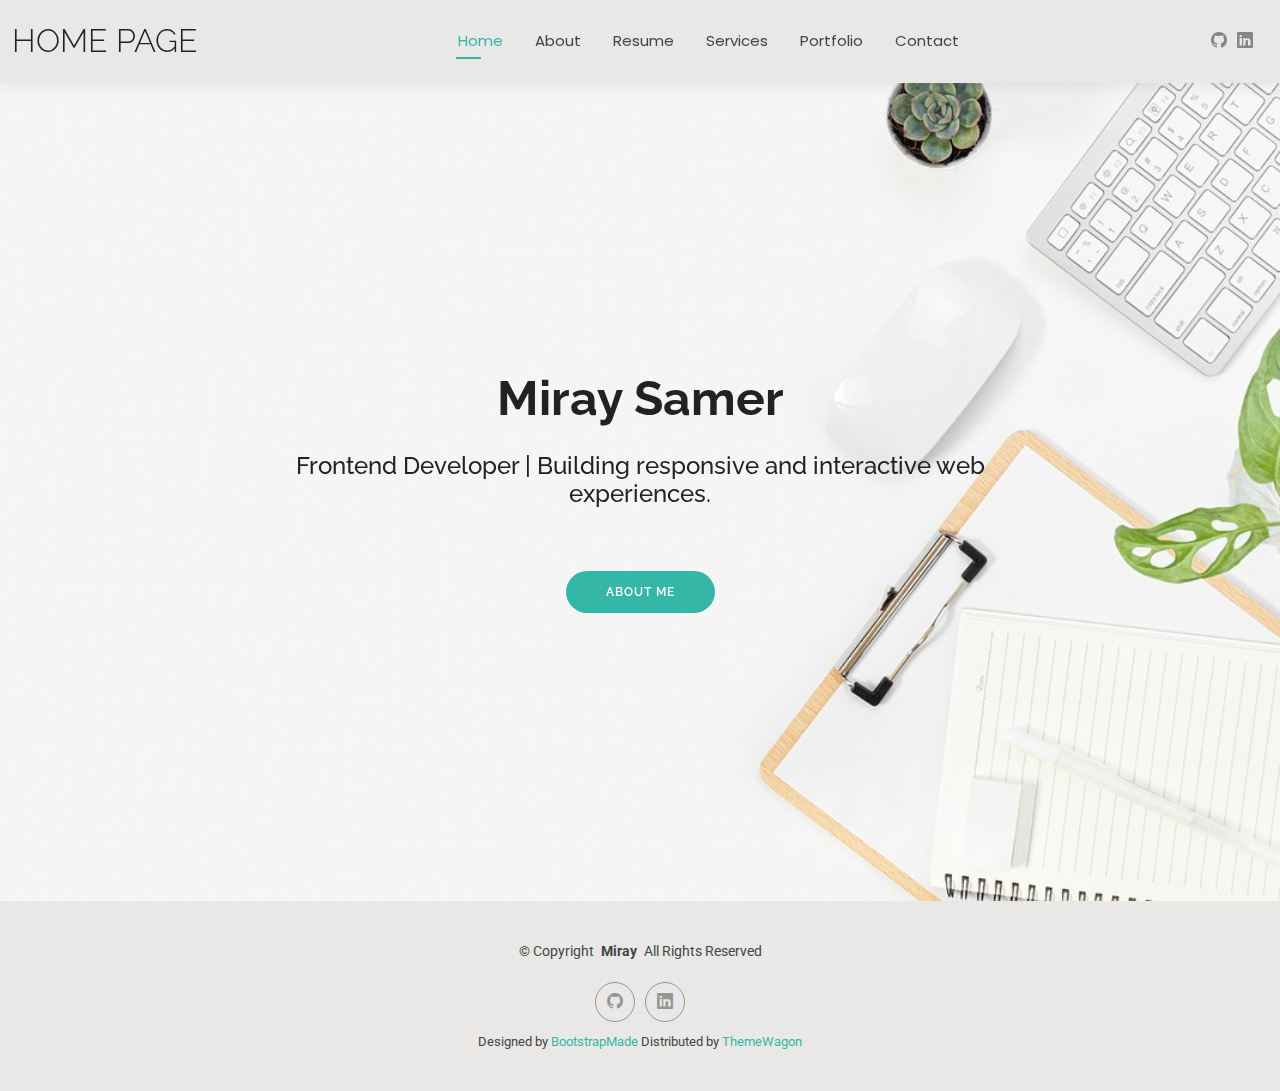
<file: index.html>
<!DOCTYPE html>
<html lang="en">

<head>
  <meta charset="utf-8">
  <meta content="width=device-width, initial-scale=1.0" name="viewport">
  <title>Index</title>
  <meta name="description" content="">
  <meta name="keywords" content="">

  <!-- Favicons -->
  <link href="assets/img/favicon.png" rel="icon">
  <link href="assets/img/apple-touch-icon.png" rel="apple-touch-icon">

  <!-- Fonts -->
  <link href="https://fonts.googleapis.com" rel="preconnect">
  <link href="https://fonts.gstatic.com" rel="preconnect" crossorigin>
  <link href="https://fonts.googleapis.com/css2?family=Roboto:ital,wght@0,100;0,300;0,400;0,500;0,700;0,900;1,100;1,300;1,400;1,500;1,700;1,900&family=Poppins:ital,wght@0,100;0,200;0,300;0,400;0,500;0,600;0,700;0,800;0,900;1,100;1,200;1,300;1,400;1,500;1,600;1,700;1,800;1,900&family=Raleway:ital,wght@0,100;0,200;0,300;0,400;0,500;0,600;0,700;0,800;0,900;1,100;1,200;1,300;1,400;1,500;1,600;1,700;1,800;1,900&display=swap" rel="stylesheet">

  <!-- Vendor CSS Files -->
  <link href="assets/vendor/bootstrap/css/bootstrap.min.css" rel="stylesheet">
  <link href="assets/vendor/bootstrap-icons/bootstrap-icons.css" rel="stylesheet">
  <link href="assets/vendor/aos/aos.css" rel="stylesheet">
  <link href="assets/vendor/swiper/swiper-bundle.min.css" rel="stylesheet">
  <link href="assets/vendor/glightbox/css/glightbox.min.css" rel="stylesheet">

  <!-- Main CSS File -->
  <link href="assets/css/main.css" rel="stylesheet">

  <!-- =======================================================
  * Template Name: Kelly
  * Template URL: https://bootstrapmade.com/kelly-free-bootstrap-cv-resume-html-template/
  * Updated: Aug 07 2024 with Bootstrap v5.3.3
  * Author: BootstrapMade.com
  * License: https://bootstrapmade.com/license/
  ======================================================== -->
</head>

<body class="index-page">

  <header id="header" class="header d-flex align-items-center light-background sticky-top">
    <div class="container-fluid position-relative d-flex align-items-center justify-content-between">

      <a href="index.html" class="logo d-flex align-items-center me-auto me-xl-0">
        <!-- Uncomment the line below if you also wish to use an image logo -->
        <!-- <img src="assets/img/logo.png" alt=""> -->
        <h1 class="sitename">Home Page</h1>
      </a>

      <nav id="navmenu" class="navmenu">
        <ul>
          <li><a href="index.html" class="active">Home</a></li>
          <li><a href="about.html">About</a></li>
          <li><a href="resume.html">Resume</a></li>
          <li><a href="services.html">Services</a></li>
          <li><a href="portfolio.html">Portfolio</a></li>
          <!-- <li class="dropdown"><a href="#"><span>Dropdown</span> <i class="bi bi-chevron-down toggle-dropdown"></i></a>
            <ul>
              <li><a href="#">Dropdown 1</a></li>
              <li class="dropdown"><a href="#"><span>Deep Dropdown</span> <i class="bi bi-chevron-down toggle-dropdown"></i></a>
                <ul>
                  <li><a href="#">Deep Dropdown 1</a></li>
                  <li><a href="#">Deep Dropdown 2</a></li>
                  <li><a href="#">Deep Dropdown 3</a></li>
                  <li><a href="#">Deep Dropdown 4</a></li>
                  <li><a href="#">Deep Dropdown 5</a></li>
                </ul>
              </li>
              <li><a href="#">Dropdown 2</a></li>
              <li><a href="#">Dropdown 3</a></li>
              <li><a href="#">Dropdown 4</a></li>
            </ul>
          </li> -->
          <li><a href="contact.html">Contact</a></li>
        </ul>
        <i class="mobile-nav-toggle d-xl-none bi bi-list"></i>
      </nav>

      <div class="header-social-links">
        <a href="https://github.com/MiraySamer"><i class="bi bi-github"></i></a>
        <a href="https://www.linkedin.com/in/miray-samer-094b97278?utm_source=share&utm_campaign=share_via&utm_content=profile&utm_medium=ios_app"><i class="bi bi-linkedin"></i></a>
      </div>

    </div>
  </header>

  <main class="main">

    <!-- Hero Section -->
    <section id="hero" class="hero section">

      <img src="assets/img/bg.jpg" alt="" data-aos="fade-in">

      <div class="container text-center" data-aos="zoom-out" data-aos-delay="100">
        <div class="row justify-content-center">
          <div class="col-lg-8">
            <h2>Miray Samer</h2><br>
            <h4>Frontend Developer | Building responsive and interactive web experiences.</h4><br>
            <a href="about.html" class="btn-get-started">About Me</a>
          </div>
        </div>
      </div>

    </section><!-- /Hero Section -->

  </main>

  <footer id="footer" class="footer light-background">

    <div class="container">
      <div class="copyright text-center ">
        <p>© <span>Copyright</span> <strong class="px-1 sitename">Miray</strong> <span>All Rights Reserved<br></span></p>
      </div>
      <div class="social-links d-flex justify-content-center">
      
        <a href="https://github.com/MiraySamer"><i class="bi bi-github"></i></a>
        <a href="https://www.linkedin.com/in/miray-samer-094b97278?utm_source=share&utm_campaign=share_via&utm_content=profile&utm_medium=ios_app"><i class="bi bi-linkedin"></i></a>
      </div>
      <div class="credits">
        <!-- All the links in the footer should remain intact. -->
        <!-- You can delete the links only if you've purchased the pro version. -->
        <!-- Licensing information: https://bootstrapmade.com/license/ -->
        <!-- Purchase the pro version with working PHP/AJAX contact form: [buy-url] -->
        Designed by <a href="https://bootstrapmade.com/">BootstrapMade</a> Distributed by <a href="https://themewagon.com">ThemeWagon</a>
      </div>
    </div>

  </footer>

  <!-- Scroll Top -->
  <a href="#" id="scroll-top" class="scroll-top d-flex align-items-center justify-content-center"><i class="bi bi-arrow-up-short"></i></a>

  <!-- Preloader -->
  <div id="preloader"></div>

  <!-- Vendor JS Files -->
  <script src="assets/vendor/bootstrap/js/bootstrap.bundle.min.js"></script>
  <script src="assets/vendor/php-email-form/validate.js"></script>
  <script src="assets/vendor/aos/aos.js"></script>
  <script src="assets/vendor/waypoints/noframework.waypoints.js"></script>
  <script src="assets/vendor/purecounter/purecounter_vanilla.js"></script>
  <script src="assets/vendor/swiper/swiper-bundle.min.js"></script>
  <script src="assets/vendor/glightbox/js/glightbox.min.js"></script>
  <script src="assets/vendor/imagesloaded/imagesloaded.pkgd.min.js"></script>
  <script src="assets/vendor/isotope-layout/isotope.pkgd.min.js"></script>

  <!-- Main JS File -->
  <script src="assets/js/main.js"></script>

</body>

</html>
</file>
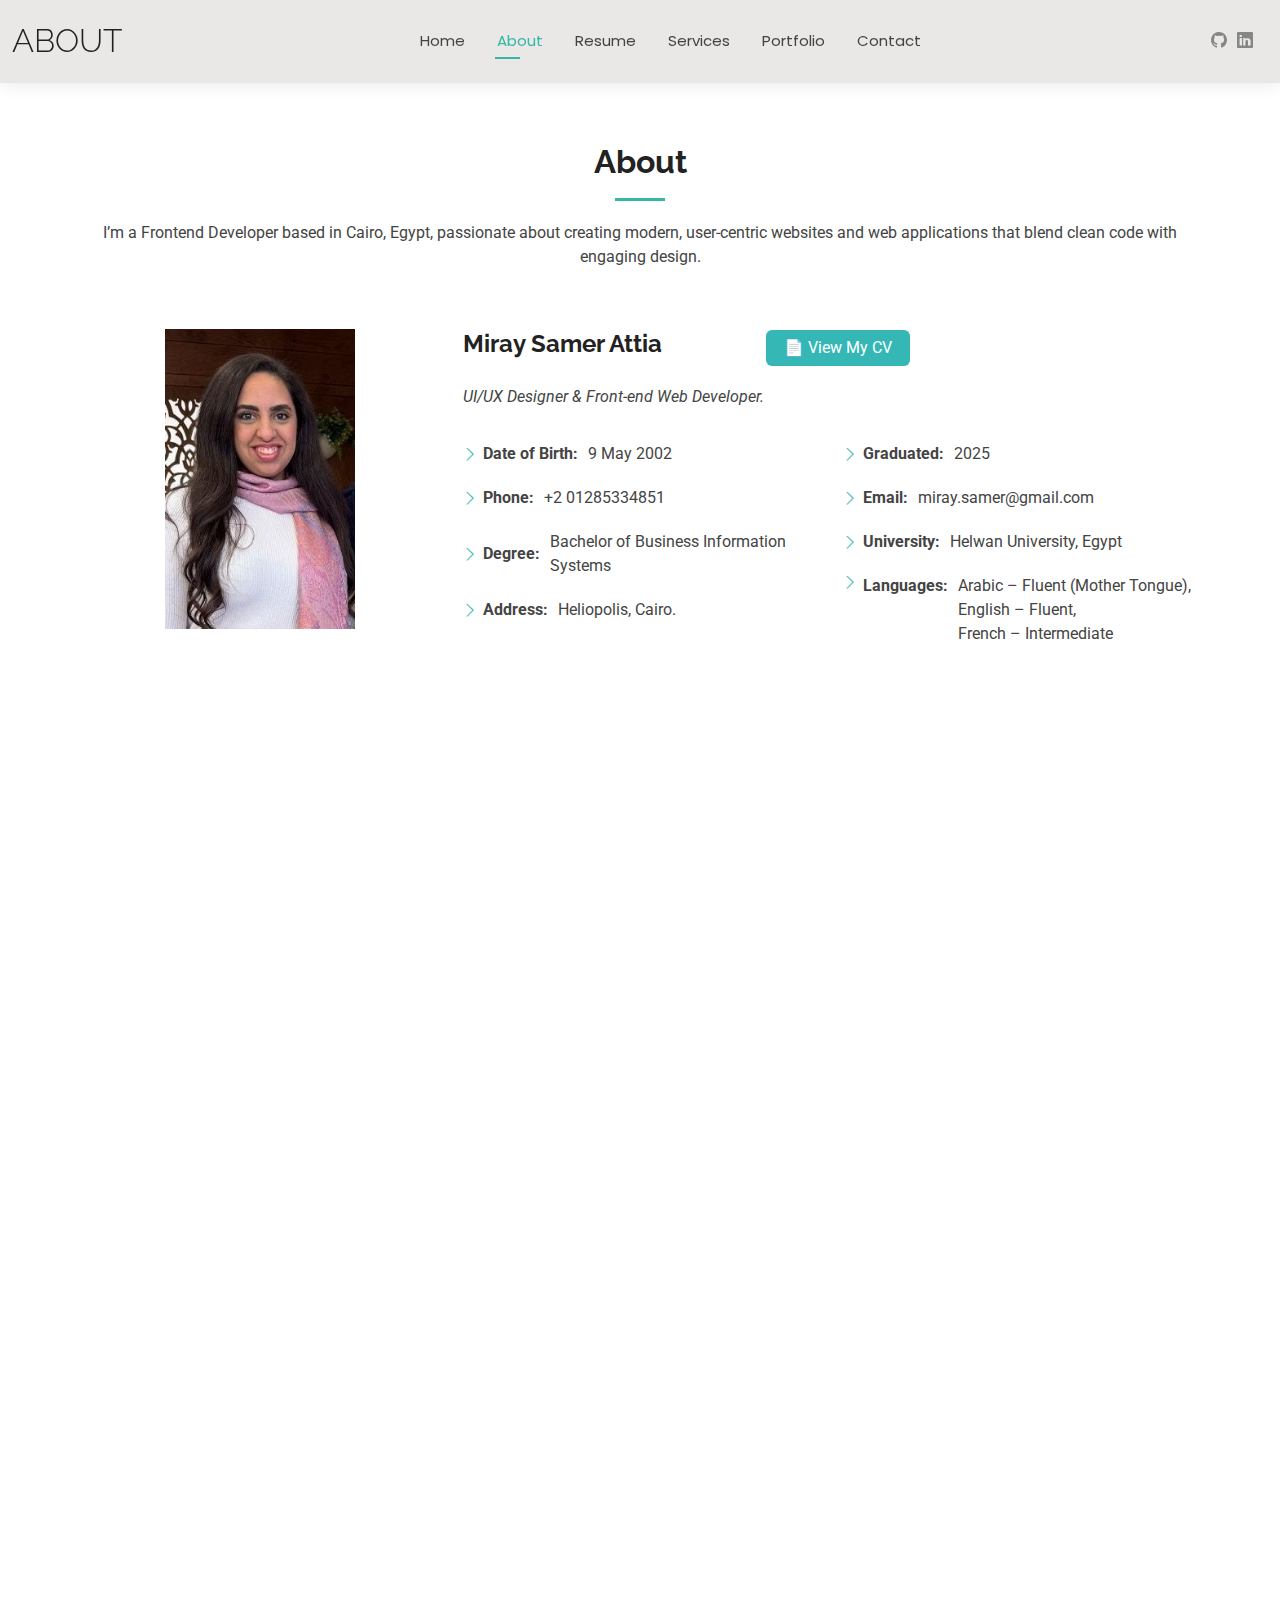
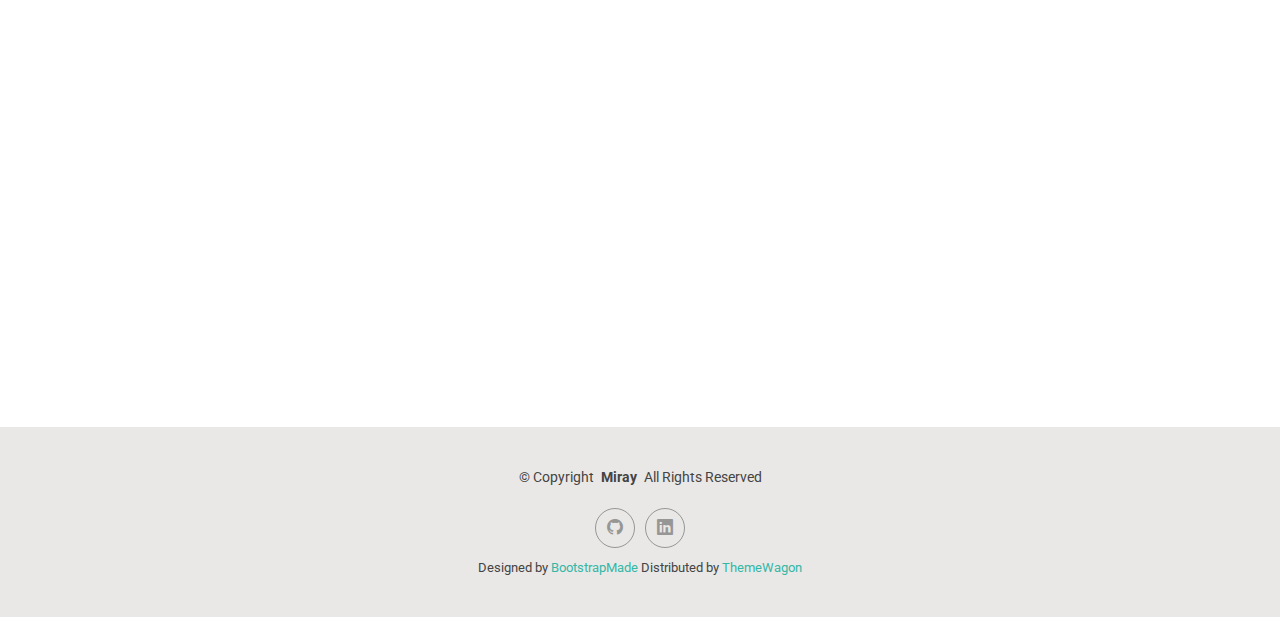
<file: about.html>
<!DOCTYPE html>
<html lang="en">

<head>
  <meta charset="utf-8">
  <meta content="width=device-width, initial-scale=1.0" name="viewport">
  <title>About</title>
  <meta name="description" content="">
  <meta name="keywords" content="">

  <!-- Favicons -->
  <link href="assets/img/favicon.png" rel="icon">
  <link href="assets/img/apple-touch-icon.png" rel="apple-touch-icon">

  <!-- Fonts -->
  <link href="https://fonts.googleapis.com" rel="preconnect">
  <link href="https://fonts.gstatic.com" rel="preconnect" crossorigin>
  <link href="https://fonts.googleapis.com/css2?family=Roboto:ital,wght@0,100;0,300;0,400;0,500;0,700;0,900;1,100;1,300;1,400;1,500;1,700;1,900&family=Poppins:ital,wght@0,100;0,200;0,300;0,400;0,500;0,600;0,700;0,800;0,900;1,100;1,200;1,300;1,400;1,500;1,600;1,700;1,800;1,900&family=Raleway:ital,wght@0,100;0,200;0,300;0,400;0,500;0,600;0,700;0,800;0,900;1,100;1,200;1,300;1,400;1,500;1,600;1,700;1,800;1,900&display=swap" rel="stylesheet">

  <!-- Vendor CSS Files -->
  <link href="assets/vendor/bootstrap/css/bootstrap.min.css" rel="stylesheet">
  <link href="assets/vendor/bootstrap-icons/bootstrap-icons.css" rel="stylesheet">
  <link href="assets/vendor/aos/aos.css" rel="stylesheet">
  <link href="assets/vendor/swiper/swiper-bundle.min.css" rel="stylesheet">
  <link href="assets/vendor/glightbox/css/glightbox.min.css" rel="stylesheet">

  <!-- Main CSS File -->
  <link href="assets/css/main.css" rel="stylesheet">

  <!-- =======================================================
  * Template Name: Kelly
  * Template URL: https://bootstrapmade.com/kelly-free-bootstrap-cv-resume-html-template/
  * Updated: Aug 07 2024 with Bootstrap v5.3.3
  * Author: BootstrapMade.com
  * License: https://bootstrapmade.com/license/
  ======================================================== -->
</head>

<body class="about-page">

  <header id="header" class="header d-flex align-items-center light-background sticky-top">
    <div class="container-fluid position-relative d-flex align-items-center justify-content-between">

      <a href="index.html" class="logo d-flex align-items-center me-auto me-xl-0">
        <!-- Uncomment the line below if you also wish to use an image logo -->
        <!-- <img src="assets/img/logo.png" alt=""> -->
        <h1 class="sitename">About</h1>
      </a>

      <nav id="navmenu" class="navmenu">
        <ul>
          <li><a href="index.html">Home</a></li>
          <li><a href="about.html" class="active">About</a></li>
          <li><a href="resume.html">Resume</a></li>
          <li><a href="services.html">Services</a></li>
          <li><a href="portfolio.html">Portfolio</a></li>
          <!-- <li class="dropdown"><a href="#"><span>Dropdown</span> <i class="bi bi-chevron-down toggle-dropdown"></i></a>
            <ul>
              <li><a href="#">Dropdown 1</a></li>
              <li class="dropdown"><a href="#"><span>Deep Dropdown</span> <i class="bi bi-chevron-down toggle-dropdown"></i></a>
                <ul>
                  <li><a href="#">Deep Dropdown 1</a></li>
                  <li><a href="#">Deep Dropdown 2</a></li>
                  <li><a href="#">Deep Dropdown 3</a></li>
                  <li><a href="#">Deep Dropdown 4</a></li>
                  <li><a href="#">Deep Dropdown 5</a></li>
                </ul>
              </li>
              <li><a href="#">Dropdown 2</a></li>
              <li><a href="#">Dropdown 3</a></li>
              <li><a href="#">Dropdown 4</a></li>
            </ul>
          </li> -->
          <li><a href="contact.html">Contact</a></li>
        </ul>
        <i class="mobile-nav-toggle d-xl-none bi bi-list"></i>
      </nav>

      <div class="header-social-links">
        <a href="https://github.com/MiraySamer"><i class="bi bi-github"></i></a>
        <a href="https://www.linkedin.com/in/miray-samer-094b97278?utm_source=share&utm_campaign=share_via&utm_content=profile&utm_medium=ios_app"><i class="bi bi-linkedin"></i></a>
      </div>

    </div>
  </header>

  <main class="main">

    <!-- About Section -->
    <section id="about" class="about section">

      <!-- Section Title -->
      <div class="container section-title" data-aos="fade-up">
        <h2>About</h2>
        <p>I’m a Frontend Developer based in Cairo, Egypt, passionate about creating modern, user-centric websites and web applications that blend clean code with engaging design.
        </p>
      </div><!-- End Section Title -->

      <div class="container" data-aos="fade-up" data-aos-delay="100">

        <div class="row gy-4 justify-content-center">
          <div class="col-lg-4" style="text-align: center;">
            <img src="assets/img/profile.jpg" class="img-fluid" alt="" style="height: 300px;">
          </div>
          <div class="col-lg-8 content">
            <table>
              <tr>
                <td>
                  <h2>Miray Samer Attia</h2> 
                </td>

                <td>
                      <!-- CV Button -->
                <button onclick="openCV()" 
                style="padding:6px 18px; background:#34b7b5; color:white; border:none; border-radius:6px; cursor:pointer;">
                📄 View My CV
                </button>
                </td>
              </tr>
              <tr>
                <td> <p class="fst-italic py-3">
                  UI/UX Designer &amp; Front-end Web Developer.
                </p></td>
              </tr>
            </table>
          
            <!-- Modal -->
            <div id="cv-modal" style="display:none; position:fixed; top:0; left:0; width:100%; height:100%; 
                                      background:rgba(0,0,0,0.8); z-index:1000; text-align:center;">
              <div style="position:relative; width:80%; height:96%; margin:2% auto;  border-radius:8px; padding:10px;">
                <span onclick="closeCV()" 
                      style="position:absolute; top:0px; right:12px; font-size:24px; cursor:pointer; color: #34b7b5;">x</span>
                
                <iframe src="assets/Miray-CV.pdf" width="100%" height="100%" style="border:none;"></iframe>
              </div>
            </div>

            <script>
            function openCV() {
              if (window.matchMedia('(max-width: 768px)').matches) {
                window.open('assets/Miray-CV.pdf', '_blank');
                return;
              }
              document.getElementById("cv-modal").style.display = "block";
            }
            function closeCV() {
              document.getElementById("cv-modal").style.display = "none";
            }
            </script>

            <div class="row">
              <div class="col-lg-6">
                <ul>
                  <li><i class="bi bi-chevron-right"></i> <strong>Date of Birth:</strong> <span>9 May 2002</span></li>
                  <li><i class="bi bi-chevron-right"></i> <strong>Phone:</strong> <span>+2 01285334851 </span></li>
                  <li><i class="bi bi-chevron-right"></i> <strong>Degree:</strong> <span>Bachelor of Business Information Systems</span></li>
                  <li><i class="bi bi-chevron-right"></i> <strong>Address:</strong> <span>Heliopolis, Cairo.</span></li>
                </ul>
              </div>
              <div class="col-lg-6">
                <ul>
                  <li><i class="bi bi-chevron-right"></i> <strong>Graduated:</strong> <span>2025</span></li>
                  <li><i class="bi bi-chevron-right"></i> <strong>Email: </strong> <span>miray.samer@gmail.com</span></li>
                  <li><i class="bi bi-chevron-right"></i> <strong>University:</strong> <span>Helwan University, Egypt</span></li>
                  <li style="align-items: flex-start;"><i class="bi bi-chevron-right"></i> <strong>Languages:</strong> <span>Arabic – Fluent (Mother Tongue),<br> 
                    English – Fluent, <br> 
                    French – Intermediate </span></li>
                </ul>
              </div>
            </div>
            
          </div>
        </div>

      </div>

    </section><!-- /About Section -->

    <!-- Skills Section -->
    <section id="skills" class="skills section">

      <!-- Section Title -->
      <div class="container section-title" data-aos="fade-up">
        <h2>Skills</h2>
        <p>Equipped with a solid foundation in web development and business information systems, I bring a mix of technical expertise and problem-solving skills to build responsive, user-friendly, and efficient web applications.</p>
      </div><!-- End Section Title -->

      <div class="container" data-aos="fade-up" data-aos-delay="100">

        <div class="row skills-content skills-animation">

          <div class="col-lg-6">

            <div class="progress">
              <span class="skill"><span>HTML</span> <i class="val">98%</i></span>
              <div class="progress-bar-wrap">
                <div class="progress-bar" role="progressbar" aria-valuenow="98" aria-valuemin="0" aria-valuemax="100"></div>
              </div>
            </div><!-- End Skills Item -->

            <div class="progress">
              <span class="skill"><span>CSS</span> <i class="val">90%</i></span>
              <div class="progress-bar-wrap">
                <div class="progress-bar" role="progressbar" aria-valuenow="90" aria-valuemin="0" aria-valuemax="100"></div>
              </div>
            </div><!-- End Skills Item -->

            <div class="progress">
              <span class="skill"><span>PHP</span> <i class="val">60%</i></span>
              <div class="progress-bar-wrap">
                <div class="progress-bar" role="progressbar" aria-valuenow="60" aria-valuemin="0" aria-valuemax="100"></div>
              </div>
            </div><!-- End Skills Item -->

            <div class="progress">
              <span class="skill"><span>Python</span> <i class="val">70%</i></span>
              <div class="progress-bar-wrap">
                <div class="progress-bar" role="progressbar" aria-valuenow="70" aria-valuemin="0" aria-valuemax="100"></div>
              </div>
            </div><!-- End Skills Item -->

          </div>

          <div class="col-lg-6">

            <div class="progress">
              <span class="skill"><span>React </span> <i class="val">80%</i></span>
              <div class="progress-bar-wrap">
                <div class="progress-bar" role="progressbar" aria-valuenow="80" aria-valuemin="0" aria-valuemax="100"></div>
              </div>
            </div><!-- End Skills Item -->

            <div class="progress">
              <span class="skill"><span>WordPress/CMS</span> <i class="val">90%</i></span>
              <div class="progress-bar-wrap">
                <div class="progress-bar" role="progressbar" aria-valuenow="90" aria-valuemin="0" aria-valuemax="100"></div>
              </div>
            </div><!-- End Skills Item -->

            <div class="progress">
              <span class="skill"><span>MySQL</span> <i class="val">75%</i></span>
              <div class="progress-bar-wrap">
                <div class="progress-bar" role="progressbar" aria-valuenow="75" aria-valuemin="0" aria-valuemax="100"></div>
              </div>
            </div><!-- End Skills Item -->

            <div class="progress">
              <span class="skill"><span>Figma</span> <i class="val">70%</i></span>
              <div class="progress-bar-wrap">
                <div class="progress-bar" role="progressbar" aria-valuenow="70" aria-valuemin="0" aria-valuemax="100"></div>
              </div>
            </div><!-- End Skills Item -->

        </div>

      </div>

      <br> <div class="additions">
        <h3>Additional Skills</h3>
        <p>Proficient in Microsoft Office tools including <strong>Excel</strong>, <strong>Word</strong> , <strong>Access</strong> , <strong>PowerPoint</strong>, and <strong>Power BI</strong> for data analysis,
           documentation, and reporting.<br> Familiar with system analysis techniques such as flowcharts, data flow diagrams,
          and enhanced entity-relationship models to support clear <strong>Process Visualization</strong> and <strong>System Design</strong>.</p>
       </div>

    </section><!-- /Skills Section -->

    <!-- Stats Section 
    <section id="stats" class="stats section">

     
      <div class="container section-title" data-aos="fade-up">
        <h2>Highlights</h2>
        <p>Necessitatibus eius consequatur ex aliquid fuga eum quidem sint consectetur velit</p>
      </div>

      <div class="container" data-aos="fade-up" data-aos-delay="100">

        <div class="row gy-4">

          <div class="col-lg-3 col-md-6">
            <div class="stats-item text-center w-100 h-100">
              <span data-purecounter-start="0" data-purecounter-end="232" data-purecounter-duration="1" class="purecounter"></span>
              <p>Clients</p>
            </div>
          </div>

          <div class="col-lg-3 col-md-6">
            <div class="stats-item text-center w-100 h-100">
              <span data-purecounter-start="0" data-purecounter-end="521" data-purecounter-duration="1" class="purecounter"></span>
              <p>Projects</p>
            </div>
          </div>

          <div class="col-lg-3 col-md-6">
            <div class="stats-item text-center w-100 h-100">
              <span data-purecounter-start="0" data-purecounter-end="1453" data-purecounter-duration="1" class="purecounter"></span>
              <p>Hours Of Support</p>
            </div>
          </div>

          <div class="col-lg-3 col-md-6">
            <div class="stats-item text-center w-100 h-100">
              <span data-purecounter-start="0" data-purecounter-end="32" data-purecounter-duration="1" class="purecounter"></span>
              <p>Workers</p>
            </div>
          </div>

        </div>

      </div>

    </section> /Stats Section -->

    <!-- Testimonials Section -->
    <section id="testimonials" class="testimonials section">

      <!-- Section Title -->
      <div class="container section-title" data-aos="fade-up">
        <h2>Testimonials</h2>
      </div><!-- End Section Title -->

      <div class="container" data-aos="fade-up" data-aos-delay="100">

        <div class="swiper init-swiper">
          <script type="application/json" class="swiper-config">
            {
              "loop": true,
              "speed": 600,
              "autoplay": {
                "delay": 5000
              },
              "slidesPerView": "auto",
              "pagination": {
                "el": ".swiper-pagination",
                "type": "bullets",
                "clickable": true
              }
            }
          </script>
          <div class="swiper-wrapper">

            <div class="swiper-slide">
              <div class="testimonial-item">
                <img src="assets/img/testimonials/peter.jpg" class="testimonial-img" alt="">
                <h3>Peter Kallini</h3>
                <h4>Internship supervisor, octoboss company</h4>
                <div class="stars">
                  <i class="bi bi-star-fill"></i><i class="bi bi-star-fill"></i><i class="bi bi-star-fill"></i><i class="bi bi-star-fill"></i><i class="bi bi-star-fill"></i>
                </div>
                <p>
                 <!--  <i class="bi bi-quote quote-icon-left"></i>
                 <span>Proin iaculis purus consequat sem cure digni ssim donec porttitora entum suscipit rhoncus. Accusantium quam, ultricies eget id, aliquam eget nibh et. Maecen aliquam, risus at semper.</span>
                  <i class="bi bi-quote quote-icon-right"></i>-->
                </p>
              </div>
            </div><!-- End testimonial item -->

            <div class="swiper-slide">
              <div class="testimonial-item">
                <img src="assets/img/testimonials/rami.png" class="testimonial-img" alt="">
                <h3>Rami Halim</h3>
                <h4>Business owner</h4>
                <div class="stars">
                  <i class="bi bi-star-fill"></i><i class="bi bi-star-fill"></i><i class="bi bi-star-fill"></i><i class="bi bi-star-fill"></i><i class="bi bi-star-fill"></i>
                </div>
                <p>
                 <!-- <i class="bi bi-quote quote-icon-left"></i>
                  <span>Export tempor illum tamen malis malis eram quae irure esse labore quem cillum quid cillum eram malis quorum velit fore eram velit sunt aliqua noster fugiat irure amet legam anim culpa.</span>
                  <i class="bi bi-quote quote-icon-right"></i> -->
                </p>
              </div>
            </div><!-- End testimonial item -->

            <div class="swiper-slide">
              <div class="testimonial-item">
                <img src="assets/img/testimonials/teammates.jpg" class="testimonial-img" alt="">
                <h3>Project Teammates</h3>
                <h4>Group Project Feedback</h4>
                <div class="stars">
                  <i class="bi bi-star-fill"></i><i class="bi bi-star-fill"></i><i class="bi bi-star-fill"></i><i class="bi bi-star-fill"></i><i class="bi bi-star-half"></i>
                </div>
                <p>
                  <i class="bi bi-quote quote-icon-left"></i>
                  <span>Miray was the driving force behind our project’s frontend design, ensuring a smooth user experience and great attention to detail.</span>
                  <i class="bi bi-quote quote-icon-right"></i>
                </p>
              </div>
            </div><!-- End testimonial item -->


          </div>
          <div class="swiper-pagination"></div>
        </div>

      </div>

    </section><!-- /Testimonials Section -->

  </main>

  <footer id="footer" class="footer light-background">

    <div class="container">
      <div class="copyright text-center ">
        <p>© <span>Copyright</span> <strong class="px-1 sitename">Miray</strong> <span>All Rights Reserved<br></span></p>
      </div>
      <div class="social-links d-flex justify-content-center">
      
        <a href="https://github.com/MiraySamer"><i class="bi bi-github"></i></a>
        <a href="https://www.linkedin.com/in/miray-samer-094b97278?utm_source=share&utm_campaign=share_via&utm_content=profile&utm_medium=ios_app"><i class="bi bi-linkedin"></i></a>
      </div>
      <div class="credits">
        <!-- All the links in the footer should remain intact. -->
        <!-- You can delete the links only if you've purchased the pro version. -->
        <!-- Licensing information: https://bootstrapmade.com/license/ -->
        <!-- Purchase the pro version with working PHP/AJAX contact form: [buy-url] -->
        Designed by <a href="https://bootstrapmade.com/">BootstrapMade</a> Distributed by <a href="https://themewagon.com">ThemeWagon</a>
      </div>
    </div>

  </footer>

  <!-- Scroll Top -->
  <a href="#" id="scroll-top" class="scroll-top d-flex align-items-center justify-content-center"><i class="bi bi-arrow-up-short"></i></a>

  <!-- Preloader -->
  <div id="preloader"></div>

  <!-- Vendor JS Files -->
  <script src="assets/vendor/bootstrap/js/bootstrap.bundle.min.js"></script>
  <script src="assets/vendor/php-email-form/validate.js"></script>
  <script src="assets/vendor/aos/aos.js"></script>
  <script src="assets/vendor/waypoints/noframework.waypoints.js"></script>
  <script src="assets/vendor/purecounter/purecounter_vanilla.js"></script>
  <script src="assets/vendor/swiper/swiper-bundle.min.js"></script>
  <script src="assets/vendor/glightbox/js/glightbox.min.js"></script>
  <script src="assets/vendor/imagesloaded/imagesloaded.pkgd.min.js"></script>
  <script src="assets/vendor/isotope-layout/isotope.pkgd.min.js"></script>

  <!-- Main JS File -->
  <script src="assets/js/main.js"></script>

</body>

</html>
</file>
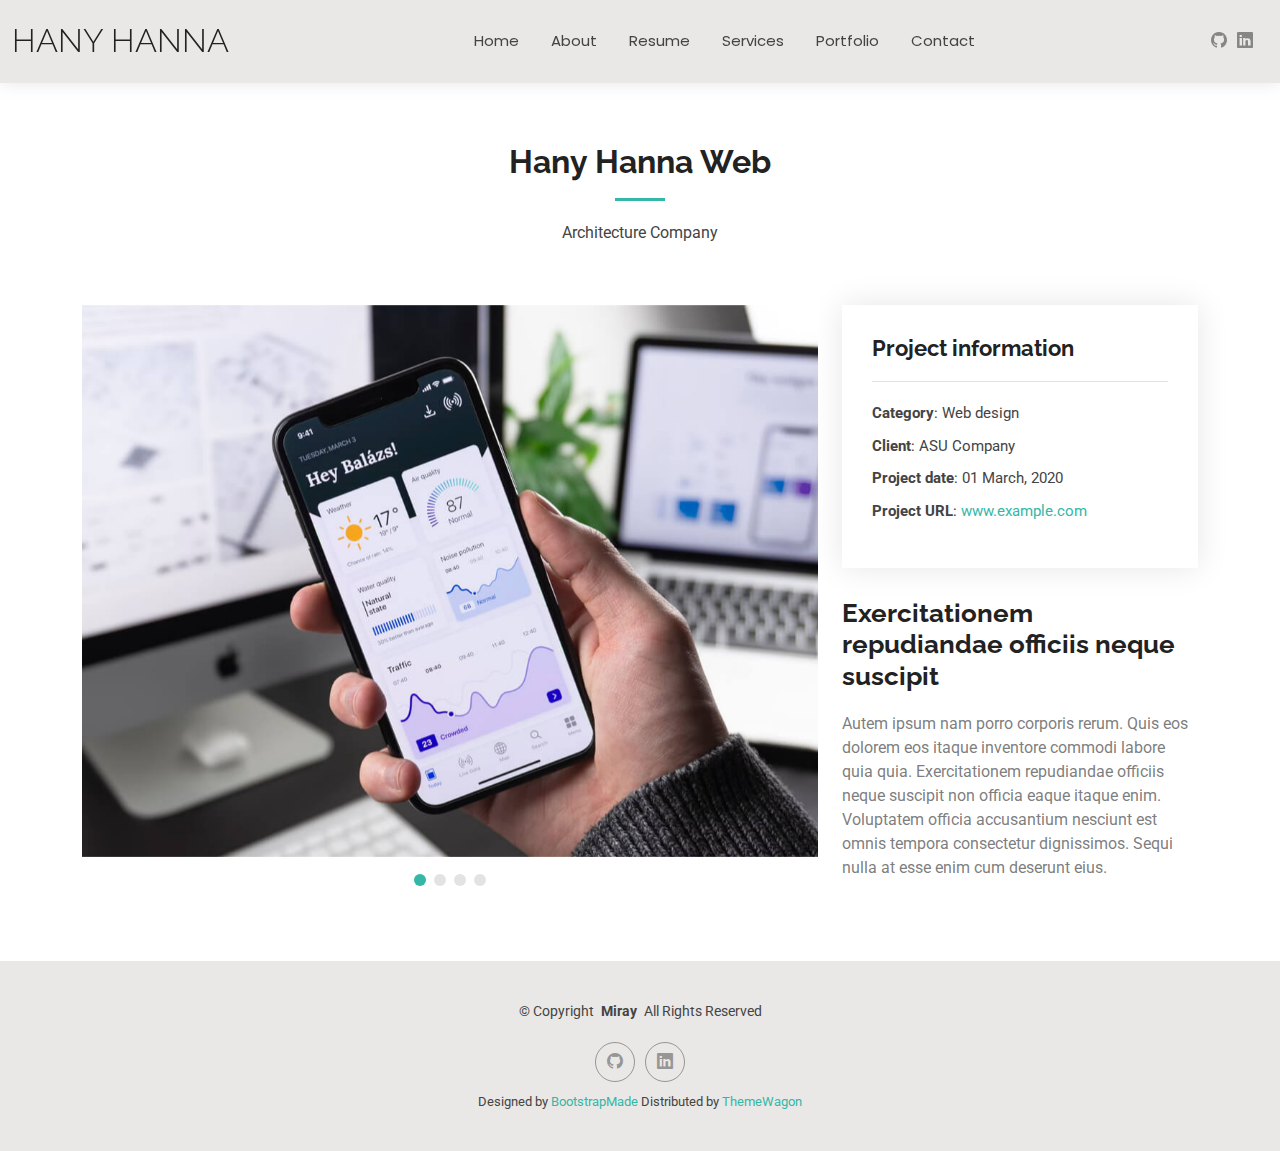
<file: architecture.html>
<!DOCTYPE html>
<html lang="en">

<head>
  <meta charset="utf-8">
  <meta content="width=device-width, initial-scale=1.0" name="viewport">
  <title>Hany Hanna</title>
  <meta name="description" content="">
  <meta name="keywords" content="">

  <!-- Favicons -->
  <link href="assets/img/favicon.png" rel="icon">
  <link href="assets/img/apple-touch-icon.png" rel="apple-touch-icon">

  <!-- Fonts -->
  <link href="https://fonts.googleapis.com" rel="preconnect">
  <link href="https://fonts.gstatic.com" rel="preconnect" crossorigin>
  <link href="https://fonts.googleapis.com/css2?family=Roboto:ital,wght@0,100;0,300;0,400;0,500;0,700;0,900;1,100;1,300;1,400;1,500;1,700;1,900&family=Poppins:ital,wght@0,100;0,200;0,300;0,400;0,500;0,600;0,700;0,800;0,900;1,100;1,200;1,300;1,400;1,500;1,600;1,700;1,800;1,900&family=Raleway:ital,wght@0,100;0,200;0,300;0,400;0,500;0,600;0,700;0,800;0,900;1,100;1,200;1,300;1,400;1,500;1,600;1,700;1,800;1,900&display=swap" rel="stylesheet">

  <!-- Vendor CSS Files -->
  <link href="assets/vendor/bootstrap/css/bootstrap.min.css" rel="stylesheet">
  <link href="assets/vendor/bootstrap-icons/bootstrap-icons.css" rel="stylesheet">
  <link href="assets/vendor/aos/aos.css" rel="stylesheet">
  <link href="assets/vendor/swiper/swiper-bundle.min.css" rel="stylesheet">
  <link href="assets/vendor/glightbox/css/glightbox.min.css" rel="stylesheet">

  <!-- Main CSS File -->
  <link href="assets/css/main.css" rel="stylesheet">

  <!-- =======================================================
  * Template Name: Kelly
  * Template URL: https://bootstrapmade.com/kelly-free-bootstrap-cv-resume-html-template/
  * Updated: Aug 07 2024 with Bootstrap v5.3.3
  * Author: BootstrapMade.com
  * License: https://bootstrapmade.com/license/
  ======================================================== -->
</head>

<body class="portfolio-details-page">

  <header id="header" class="header d-flex align-items-center light-background sticky-top">
    <div class="container-fluid position-relative d-flex align-items-center justify-content-between">

      <a href="index.html" class="logo d-flex align-items-center me-auto me-xl-0">
        <!-- Uncomment the line below if you also wish to use an image logo -->
        <!-- <img src="assets/img/logo.png" alt=""> -->
        <h1 class="sitename">Hany Hanna</h1>
      </a>

      <nav id="navmenu" class="navmenu">
        <ul>
          <li><a href="index.html">Home</a></li>
          <li><a href="about.html">About</a></li>
          <li><a href="resume.html">Resume</a></li>
          <li><a href="services.html">Services</a></li>
          <li><a href="portfolio.html">Portfolio</a></li>
          <!-- <li class="dropdown"><a href="#"><span>Dropdown</span> <i class="bi bi-chevron-down toggle-dropdown"></i></a>
            <ul>
              <li><a href="#">Dropdown 1</a></li>
              <li class="dropdown"><a href="#"><span>Deep Dropdown</span> <i class="bi bi-chevron-down toggle-dropdown"></i></a>
                <ul>
                  <li><a href="#">Deep Dropdown 1</a></li>
                  <li><a href="#">Deep Dropdown 2</a></li>
                  <li><a href="#">Deep Dropdown 3</a></li>
                  <li><a href="#">Deep Dropdown 4</a></li>
                  <li><a href="#">Deep Dropdown 5</a></li>
                </ul>
              </li>
              <li><a href="#">Dropdown 2</a></li>
              <li><a href="#">Dropdown 3</a></li>
              <li><a href="#">Dropdown 4</a></li>
            </ul>
          </li> -->
          <li><a href="contact.html">Contact</a></li>
        </ul>
        <i class="mobile-nav-toggle d-xl-none bi bi-list"></i>
      </nav>

      <div class="header-social-links">
        <a href="https://github.com/MiraySamer"><i class="bi bi-github"></i></a>
        <a href="https://www.linkedin.com/in/miray-samer-094b97278?utm_source=share&utm_campaign=share_via&utm_content=profile&utm_medium=ios_app"><i class="bi bi-linkedin"></i></a>
      </div>

    </div>
  </header>

  <main class="main">

    <!-- Portfolio Details Section -->
    <section id="portfolio-details" class="portfolio-details section">

      <!-- Section Title -->
      <div class="container section-title" data-aos="fade-up">
        <h2>Hany Hanna Web</h2>
        <p>Architecture Company</p>
      </div><!-- End Section Title -->

      <div class="container" data-aos="fade-up" data-aos-delay="100">

        <div class="row gy-4">

          <div class="col-lg-8">
            <div class="portfolio-details-slider swiper init-swiper">

              <script type="application/json" class="swiper-config">
                {
                  "loop": true,
                  "speed": 600,
                  "autoplay": {
                    "delay": 5000
                  },
                  "slidesPerView": "auto",
                  "pagination": {
                    "el": ".swiper-pagination",
                    "type": "bullets",
                    "clickable": true
                  }
                }
              </script>

              <div class="swiper-wrapper align-items-center">

                <div class="swiper-slide">
                  <img src="assets/img/portfolio/app-1.jpg" alt="">
                </div>

                <div class="swiper-slide">
                  <img src="assets/img/portfolio/product-1.jpg" alt="">
                </div>

                <div class="swiper-slide">
                  <img src="assets/img/portfolio/branding-1.jpg" alt="">
                </div>

                <div class="swiper-slide">
                  <img src="assets/img/portfolio/books-1.jpg" alt="">
                </div>

              </div>
              <div class="swiper-pagination"></div>
            </div>
          </div>

          <div class="col-lg-4">
            <div class="portfolio-info" data-aos="fade-up" data-aos-delay="200">
              <h3>Project information</h3>
              <ul>
                <li><strong>Category</strong>: Web design</li>
                <li><strong>Client</strong>: ASU Company</li>
                <li><strong>Project date</strong>: 01 March, 2020</li>
                <li><strong>Project URL</strong>: <a href="#">www.example.com</a></li>
              </ul>
            </div>
            <div class="portfolio-description" data-aos="fade-up" data-aos-delay="300">
              <h2>Exercitationem repudiandae officiis neque suscipit</h2>
              <p>
                Autem ipsum nam porro corporis rerum. Quis eos dolorem eos itaque inventore commodi labore quia quia. Exercitationem repudiandae officiis neque suscipit non officia eaque itaque enim. Voluptatem officia accusantium nesciunt est omnis tempora consectetur dignissimos. Sequi nulla at esse enim cum deserunt eius.
              </p>
            </div>
          </div>

        </div>

      </div>

    </section><!-- /Portfolio Details Section -->

  </main>

  <footer id="footer" class="footer light-background">

    <div class="container">
      <div class="copyright text-center ">
        <p>© <span>Copyright</span> <strong class="px-1 sitename">Miray</strong> <span>All Rights Reserved<br></span></p>
      </div>
      <div class="social-links d-flex justify-content-center">
      
        <a href="https://github.com/MiraySamer"><i class="bi bi-github"></i></a>
        <a href="https://www.linkedin.com/in/miray-samer-094b97278?utm_source=share&utm_campaign=share_via&utm_content=profile&utm_medium=ios_app"><i class="bi bi-linkedin"></i></a>
      </div>
      <div class="credits">
        <!-- All the links in the footer should remain intact. -->
        <!-- You can delete the links only if you've purchased the pro version. -->
        <!-- Licensing information: https://bootstrapmade.com/license/ -->
        <!-- Purchase the pro version with working PHP/AJAX contact form: [buy-url] -->
        Designed by <a href="https://bootstrapmade.com/">BootstrapMade</a> Distributed by <a href="https://themewagon.com">ThemeWagon</a>
      </div>
    </div>

  </footer>

  <!-- Scroll Top -->
  <a href="#" id="scroll-top" class="scroll-top d-flex align-items-center justify-content-center"><i class="bi bi-arrow-up-short"></i></a>

  <!-- Preloader -->
  <div id="preloader"></div>

  <!-- Vendor JS Files -->
  <script src="assets/vendor/bootstrap/js/bootstrap.bundle.min.js"></script>
  <script src="assets/vendor/php-email-form/validate.js"></script>
  <script src="assets/vendor/aos/aos.js"></script>
  <script src="assets/vendor/waypoints/noframework.waypoints.js"></script>
  <script src="assets/vendor/purecounter/purecounter_vanilla.js"></script>
  <script src="assets/vendor/swiper/swiper-bundle.min.js"></script>
  <script src="assets/vendor/glightbox/js/glightbox.min.js"></script>
  <script src="assets/vendor/imagesloaded/imagesloaded.pkgd.min.js"></script>
  <script src="assets/vendor/isotope-layout/isotope.pkgd.min.js"></script>

  <!-- Main JS File -->
  <script src="assets/js/main.js"></script>

</body>

</html>
</file>
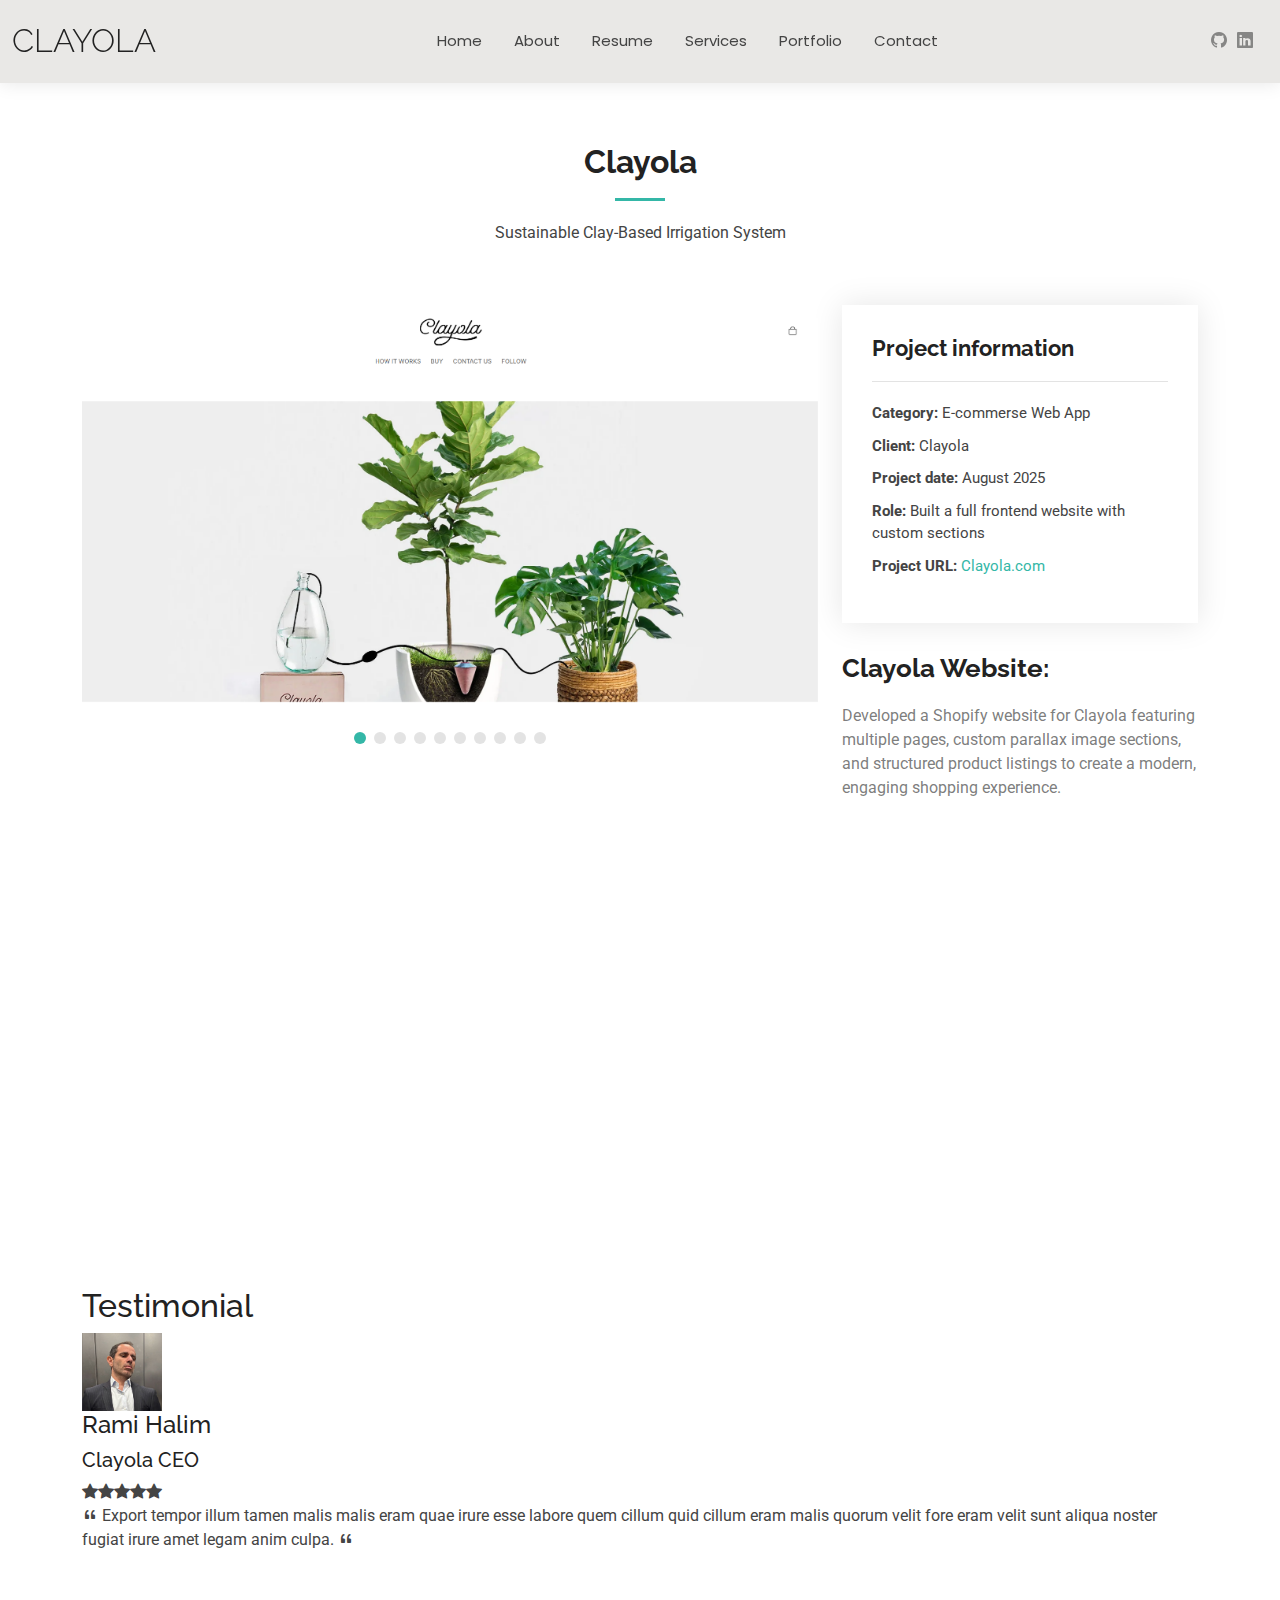
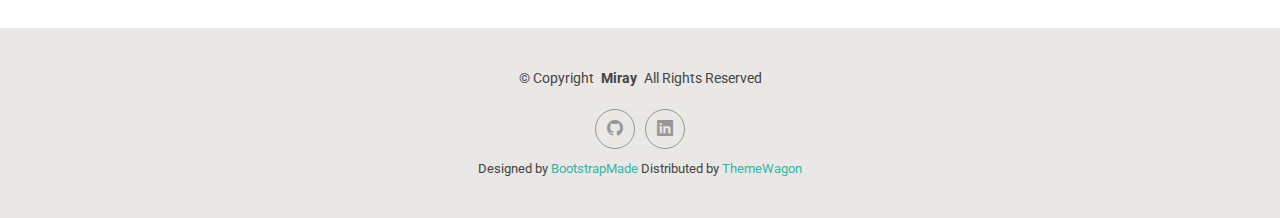
<file: clayola.html>
<!DOCTYPE html>
<html lang="en">

<head>
  <meta charset="utf-8">
  <meta content="width=device-width, initial-scale=1.0" name="viewport">
  <title>Clayola</title>
  <meta name="description" content="">
  <meta name="keywords" content="">

  <!-- Favicons -->
  <link href="assets/img/favicon.png" rel="icon">
  <link href="assets/img/apple-touch-icon.png" rel="apple-touch-icon">

  <!-- Fonts -->
  <link href="https://fonts.googleapis.com" rel="preconnect">
  <link href="https://fonts.gstatic.com" rel="preconnect" crossorigin>
  <link href="https://fonts.googleapis.com/css2?family=Roboto:ital,wght@0,100;0,300;0,400;0,500;0,700;0,900;1,100;1,300;1,400;1,500;1,700;1,900&family=Poppins:ital,wght@0,100;0,200;0,300;0,400;0,500;0,600;0,700;0,800;0,900;1,100;1,200;1,300;1,400;1,500;1,600;1,700;1,800;1,900&family=Raleway:ital,wght@0,100;0,200;0,300;0,400;0,500;0,600;0,700;0,800;0,900;1,100;1,200;1,300;1,400;1,500;1,600;1,700;1,800;1,900&display=swap" rel="stylesheet">

  <!-- Vendor CSS Files -->
  <link href="assets/vendor/bootstrap/css/bootstrap.min.css" rel="stylesheet">
  <link href="assets/vendor/bootstrap-icons/bootstrap-icons.css" rel="stylesheet">
  <link href="assets/vendor/aos/aos.css" rel="stylesheet">
  <link href="assets/vendor/swiper/swiper-bundle.min.css" rel="stylesheet">
  <link href="assets/vendor/glightbox/css/glightbox.min.css" rel="stylesheet">

  <!-- Main CSS File -->
  <link href="assets/css/main.css" rel="stylesheet">

  <!-- =======================================================
  * Template Name: Kelly
  * Template URL: https://bootstrapmade.com/kelly-free-bootstrap-cv-resume-html-template/
  * Updated: Aug 07 2024 with Bootstrap v5.3.3
  * Author: BootstrapMade.com
  * License: https://bootstrapmade.com/license/
  ======================================================== -->
</head>

<body class="portfolio-details-page">

  <header id="header" class="header d-flex align-items-center light-background sticky-top">
    <div class="container-fluid position-relative d-flex align-items-center justify-content-between">

      <a href="index.html" class="logo d-flex align-items-center me-auto me-xl-0">
        <!-- Uncomment the line below if you also wish to use an image logo -->
        <!-- <img src="assets/img/logo.png" alt=""> -->
        <h1 class="sitename">Clayola</h1>
      </a>

      <nav id="navmenu" class="navmenu">
        <ul>
          <li><a href="index.html">Home</a></li>
          <li><a href="about.html">About</a></li>
          <li><a href="resume.html">Resume</a></li>
          <li><a href="services.html">Services</a></li>
          <li><a href="portfolio.html">Portfolio</a></li>
          <!-- <li class="dropdown"><a href="#"><span>Dropdown</span> <i class="bi bi-chevron-down toggle-dropdown"></i></a>
            <ul>
              <li><a href="#">Dropdown 1</a></li>
              <li class="dropdown"><a href="#"><span>Deep Dropdown</span> <i class="bi bi-chevron-down toggle-dropdown"></i></a>
                <ul>
                  <li><a href="#">Deep Dropdown 1</a></li>
                  <li><a href="#">Deep Dropdown 2</a></li>
                  <li><a href="#">Deep Dropdown 3</a></li>
                  <li><a href="#">Deep Dropdown 4</a></li>
                  <li><a href="#">Deep Dropdown 5</a></li>
                </ul>
              </li>
              <li><a href="#">Dropdown 2</a></li>
              <li><a href="#">Dropdown 3</a></li>
              <li><a href="#">Dropdown 4</a></li>
            </ul>
          </li> -->
          <li><a href="contact.html">Contact</a></li>
        </ul>
        <i class="mobile-nav-toggle d-xl-none bi bi-list"></i>
      </nav>

      <div class="header-social-links">
        <a href="https://github.com/MiraySamer"><i class="bi bi-github"></i></a>
        <a href="https://www.linkedin.com/in/miray-samer-094b97278?utm_source=share&utm_campaign=share_via&utm_content=profile&utm_medium=ios_app"><i class="bi bi-linkedin"></i></a>
      </div>

    </div>
  </header>

  <main class="main">

    <!-- Portfolio Details Section -->
    <section id="portfolio-details" class="portfolio-details section">

      <!-- Section Title -->
      <div class="container section-title" data-aos="fade-up">
        <h2>Clayola</h2>
        <p>Sustainable Clay-Based Irrigation System</p>
      </div><!-- End Section Title -->

    <div class="container" data-aos="fade-up" data-aos-delay="100">

        <div class="row gy-4">

          <div class="col-lg-8">
            <div class="portfolio-details-slider swiper init-swiper">

              <script type="application/json" class="swiper-config">
                {
                  "loop": true,
                  "speed": 600,
                  "autoplay": {
                    "delay": 5000
                  },
                  "slidesPerView": "auto",
                  "pagination": {
                    "el": ".swiper-pagination",
                    "type": "bullets",
                    "clickable": true
                  }
                }
              </script>

              <div class="swiper-wrapper align-items-center">

                <div class="swiper-slide">
                    <img src="assets/img/clayola/home.png" alt="">
                </div>

                <div class="swiper-slide">
                    <img src="assets/img/clayola/gallery.png" alt="">
                </div>

                <div class="swiper-slide">
                    <img src="assets/img/clayola/home1.png" alt="">
                </div>

                <div class="swiper-slide">
                    <img src="assets/img/clayola/home2.png" alt="">
                </div>

                <div class="swiper-slide">
                    <img src="assets/img/clayola/how.png" alt="">
                </div>

                <div class="swiper-slide">
                    <img src="assets/img/clayola/buy.png" alt="">
                </div>

                <div class="swiper-slide">
                    <img src="assets/img/clayola/box.png" alt="">
                </div>

                <div class="swiper-slide">
                    <img src="assets/img/clayola/cart.png" alt="">
                </div>

                <div class="swiper-slide">
                    <img src="assets/img/clayola/form.png" alt="">
                </div>

                <div class="swiper-slide">
                    <img src="assets/img/clayola/questions.png" alt="">
                </div>

              </div>
              <div class="swiper-pagination"></div>
            </div>
          </div>

          <div class="col-lg-4">
            <div class="portfolio-info" data-aos="fade-up" data-aos-delay="200">
              <h3>Project information</h3>
              <ul>
                <li><strong>Category:</strong> E-commerse Web App</li>
                <li><strong>Client:</strong> Clayola</li>
                <li><strong>Project date:</strong> August 2025</li>
                <li><strong>Role:</strong> Built a full frontend website with custom sections</li>
                <li><strong>Project URL:</strong><a href="https://www.clayolaegypt.com/"> Clayola.com </a></li>
              </ul>
            </div>
            <div class="portfolio-description" data-aos="fade-up" data-aos-delay="300">
              <h2>Clayola Website:</h2>
              <p>
                Developed a Shopify website for Clayola featuring multiple pages, 
                custom parallax image sections, and structured product listings to create a modern,
                engaging shopping experience.</p>
            </div>
         </div>
            <div class="portfolio-info" data-aos="fade-up" data-aos-delay="200">
                <h3> Technology used </h3>
                <ul>
                    <li><strong>• E-Commerce platform: </strong>Shopify</li>
                    <li><strong>• Tech Stack: </strong>HTML, CSS</li>
                    <li><strong>• Customed sections: </strong>Parallex image effect</li>
                </ul>
            </div>

            <div class="portfolio-info" data-aos="fade-up" data-aos-delay="200">
                <h3> Challenges & Solutions </h3>
                <p> Created custom parallax sections within Shopify’s limitations, which strengthened my skills in Shopify customization and Liquid templates</p>
            </div>

           
                <div class="testimonial-item">
                    <h2>Testimonial</h2>
                  <img src="assets/img/testimonials/rami.png" class="testimonial-img" alt="" style="width: 80px;">
                  <h4>Rami Halim</h4>
                  <h5>Clayola CEO</h5>
                  <div class="stars">
                    <i class="bi bi-star-fill"></i><i class="bi bi-star-fill"></i><i class="bi bi-star-fill"></i><i class="bi bi-star-fill"></i><i class="bi bi-star-fill"></i>
                  </div>
                  <p>
                    <i class="bi bi-quote quote-icon-left"></i>
                    <span>Export tempor illum tamen malis malis eram quae irure esse labore quem cillum quid cillum eram malis quorum velit fore eram velit sunt aliqua noster fugiat irure amet legam anim culpa.</span>
                    <i class="bi bi-quote quote-icon-right"></i>
                  </p>
                </div>
              
        </div>

    </div>

    </section><!-- /Portfolio Details Section -->

  </main>

  <footer id="footer" class="footer light-background">

    <div class="container">
      <div class="copyright text-center ">
        <p>© <span>Copyright</span> <strong class="px-1 sitename">Miray</strong> <span>All Rights Reserved<br></span></p>
      </div>
      <div class="social-links d-flex justify-content-center">
      
        <a href="https://github.com/MiraySamer"><i class="bi bi-github"></i></a>
        <a href="https://www.linkedin.com/in/miray-samer-094b97278?utm_source=share&utm_campaign=share_via&utm_content=profile&utm_medium=ios_app"><i class="bi bi-linkedin"></i></a>
      </div>
      <div class="credits">
        <!-- All the links in the footer should remain intact. -->
        <!-- You can delete the links only if you've purchased the pro version. -->
        <!-- Licensing information: https://bootstrapmade.com/license/ -->
        <!-- Purchase the pro version with working PHP/AJAX contact form: [buy-url] -->
        Designed by <a href="https://bootstrapmade.com/">BootstrapMade</a> Distributed by <a href="https://themewagon.com">ThemeWagon</a>
      </div>
    </div>

  </footer>

  <!-- Scroll Top -->
  <a href="#" id="scroll-top" class="scroll-top d-flex align-items-center justify-content-center"><i class="bi bi-arrow-up-short"></i></a>

  <!-- Preloader -->
  <div id="preloader"></div>

  <!-- Vendor JS Files -->
  <script src="assets/vendor/bootstrap/js/bootstrap.bundle.min.js"></script>
  <script src="assets/vendor/php-email-form/validate.js"></script>
  <script src="assets/vendor/aos/aos.js"></script>
  <script src="assets/vendor/waypoints/noframework.waypoints.js"></script>
  <script src="assets/vendor/purecounter/purecounter_vanilla.js"></script>
  <script src="assets/vendor/swiper/swiper-bundle.min.js"></script>
  <script src="assets/vendor/glightbox/js/glightbox.min.js"></script>
  <script src="assets/vendor/imagesloaded/imagesloaded.pkgd.min.js"></script>
  <script src="assets/vendor/isotope-layout/isotope.pkgd.min.js"></script>

  <!-- Main JS File -->
  <script src="assets/js/main.js"></script>

</body>

</html>
</file>
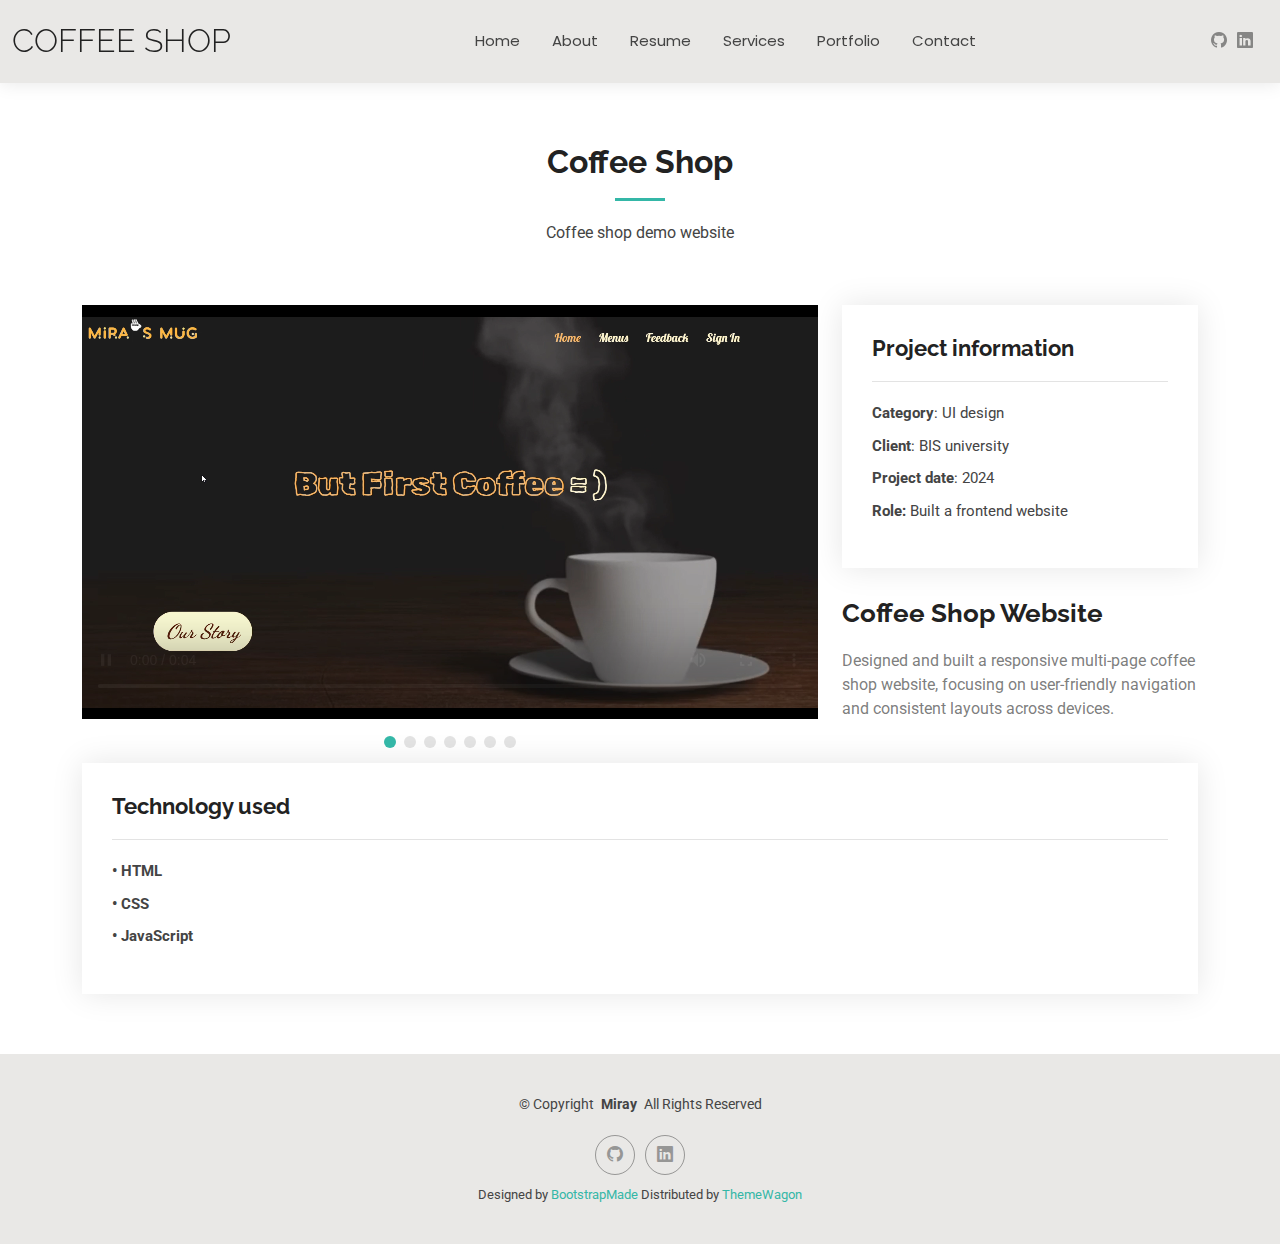
<file: coffee.html>
<!DOCTYPE html>
<html lang="en">

<head>
  <meta charset="utf-8">
  <meta content="width=device-width, initial-scale=1.0" name="viewport">
  <title> CoffeeShop </title>
  <meta name="description" content="">
  <meta name="keywords" content="">

  <!-- Favicons -->
  <link href="assets/img/favicon.png" rel="icon">
  <link href="assets/img/apple-touch-icon.png" rel="apple-touch-icon">

  <!-- Fonts -->
  <link href="https://fonts.googleapis.com" rel="preconnect">
  <link href="https://fonts.gstatic.com" rel="preconnect" crossorigin>
  <link href="https://fonts.googleapis.com/css2?family=Roboto:ital,wght@0,100;0,300;0,400;0,500;0,700;0,900;1,100;1,300;1,400;1,500;1,700;1,900&family=Poppins:ital,wght@0,100;0,200;0,300;0,400;0,500;0,600;0,700;0,800;0,900;1,100;1,200;1,300;1,400;1,500;1,600;1,700;1,800;1,900&family=Raleway:ital,wght@0,100;0,200;0,300;0,400;0,500;0,600;0,700;0,800;0,900;1,100;1,200;1,300;1,400;1,500;1,600;1,700;1,800;1,900&display=swap" rel="stylesheet">

  <!-- Vendor CSS Files -->
  <link href="assets/vendor/bootstrap/css/bootstrap.min.css" rel="stylesheet">
  <link href="assets/vendor/bootstrap-icons/bootstrap-icons.css" rel="stylesheet">
  <link href="assets/vendor/aos/aos.css" rel="stylesheet">
  <link href="assets/vendor/swiper/swiper-bundle.min.css" rel="stylesheet">
  <link href="assets/vendor/glightbox/css/glightbox.min.css" rel="stylesheet">

  <!-- Main CSS File -->
  <link href="assets/css/main.css" rel="stylesheet">

  <!-- =======================================================
  * Template Name: Kelly
  * Template URL: https://bootstrapmade.com/kelly-free-bootstrap-cv-resume-html-template/
  * Updated: Aug 07 2024 with Bootstrap v5.3.3
  * Author: BootstrapMade.com
  * License: https://bootstrapmade.com/license/
  ======================================================== -->
</head>

<body class="portfolio-details-page">

  <header id="header" class="header d-flex align-items-center light-background sticky-top">
    <div class="container-fluid position-relative d-flex align-items-center justify-content-between">

      <a href="index.html" class="logo d-flex align-items-center me-auto me-xl-0">
        <!-- Uncomment the line below if you also wish to use an image logo -->
        <!-- <img src="assets/img/logo.png" alt=""> -->
        <h1 class="sitename">Coffee Shop</h1>
      </a>

      <nav id="navmenu" class="navmenu">
        <ul>
          <li><a href="index.html">Home</a></li>
          <li><a href="about.html">About</a></li>
          <li><a href="resume.html">Resume</a></li>
          <li><a href="services.html">Services</a></li>
          <li><a href="portfolio.html">Portfolio</a></li>
          <!-- <li class="dropdown"><a href="#"><span>Dropdown</span> <i class="bi bi-chevron-down toggle-dropdown"></i></a>
            <ul>
              <li><a href="#">Dropdown 1</a></li>
              <li class="dropdown"><a href="#"><span>Deep Dropdown</span> <i class="bi bi-chevron-down toggle-dropdown"></i></a>
                <ul>
                  <li><a href="#">Deep Dropdown 1</a></li>
                  <li><a href="#">Deep Dropdown 2</a></li>
                  <li><a href="#">Deep Dropdown 3</a></li>
                  <li><a href="#">Deep Dropdown 4</a></li>
                  <li><a href="#">Deep Dropdown 5</a></li>
                </ul>
              </li>
              <li><a href="#">Dropdown 2</a></li>
              <li><a href="#">Dropdown 3</a></li>
              <li><a href="#">Dropdown 4</a></li>
            </ul>
          </li> -->
          <li><a href="contact.html">Contact</a></li>
        </ul>
        <i class="mobile-nav-toggle d-xl-none bi bi-list"></i>
      </nav>

      <div class="header-social-links">
        <a href="https://github.com/MiraySamer"><i class="bi bi-github"></i></a>
        <a href="https://www.linkedin.com/in/miray-samer-094b97278?utm_source=share&utm_campaign=share_via&utm_content=profile&utm_medium=ios_app"><i class="bi bi-linkedin"></i></a>
      </div>

    </div>
  </header>

  <main class="main">

    <!-- Portfolio Details Section -->
    <section id="portfolio-details" class="portfolio-details section">

      <!-- Section Title -->
      <div class="container section-title" data-aos="fade-up">
        <h2>Coffee Shop</h2>
        <p>Coffee shop demo website</p>
      </div><!-- End Section Title -->

      <div class="container" data-aos="fade-up" data-aos-delay="100">

        <div class="row gy-4">

          <div class="col-lg-8">
            <div class="portfolio-details-slider swiper init-swiper">

              <script type="application/json" class="swiper-config">
                {
                  "loop": true,
                  "speed": 600,
                  "autoplay": {
                    "delay": 5000
                  },
                  "slidesPerView": "auto",
                  "pagination": {
                    "el": ".swiper-pagination",
                    "type": "bullets",
                    "clickable": true
                  }
                }
              </script>

              <div class="swiper-wrapper align-items-center">

                <div class="swiper-slide">
                  <div class="ratio ratio-16x9">
                    <iframe src="assets/img/Coffee-shop/home.mp4" title="Coffee Shop Promo" allow="accelerometer; autoplay; encrypted-media; gyroscope; web-share" allowfullscreen></iframe>
                  </div>
                </div>

                <div class="swiper-slide">
                    <img src="assets/img/Coffee-shop/mission.png" alt="">
                </div>

                <div class="swiper-slide">
                    <img src="assets/img/Coffee-shop/sign.png" alt="">
                </div>

                <div class="swiper-slide">
                    <img src="assets/img/Coffee-shop/food.png" alt="">
                </div>

                <div class="swiper-slide">
                  <img src="assets/img/Coffee-shop/cold.png" alt="">
                </div>

                <div class="swiper-slide">
                    <img src="assets/img/Coffee-shop/hot.png" alt="">
                </div>
  
                <div class="swiper-slide">
                    <img src="assets/img/Coffee-shop/feedback.png" alt="">
                </div>

              </div>
              <div class="swiper-pagination"></div>
            </div>
          </div>

          <div class="col-lg-4">
            <div class="portfolio-info" data-aos="fade-up" data-aos-delay="200">
              <h3>Project information</h3>
              <ul>
                <li><strong>Category</strong>: UI design</li>
                <li><strong>Client</strong>: BIS university</li>
                <li><strong>Project date</strong>: 2024</li>
                <li><strong>Role:</strong> Built a frontend website</li>
               <!-- <li><strong>Git Hub repo link:</strong><a href="#"> coffeeShop </a></li>-->
              </ul>
            </div>
            <div class="portfolio-description" data-aos="fade-up" data-aos-delay="300">
              <h2>Coffee Shop Website</h2>
              <p>
                Designed and built a responsive multi-page coffee shop website, focusing on user-friendly navigation and consistent layouts across devices. </p>
            </div>
          </div>

        </div>
        <div class="portfolio-info" data-aos="fade-up" data-aos-delay="200">
            <h3> Technology used </h3>
            <ul>
                <li><strong>• HTML </strong></li>
                <li><strong>• CSS </strong></li>
                <li><strong>• JavaScript </strong></li>
                
            </ul>
        </div>

        </div>

      </div>

    </section><!-- /Portfolio Details Section -->

  </main>

  <footer id="footer" class="footer light-background">

    <div class="container">
      <div class="copyright text-center ">
        <p>© <span>Copyright</span> <strong class="px-1 sitename">Miray</strong> <span>All Rights Reserved<br></span></p>
      </div>
      <div class="social-links d-flex justify-content-center">
      
        <a href="https://github.com/MiraySamer"><i class="bi bi-github"></i></a>
        <a href="https://www.linkedin.com/in/miray-samer-094b97278?utm_source=share&utm_campaign=share_via&utm_content=profile&utm_medium=ios_app"><i class="bi bi-linkedin"></i></a>
      </div>
      <div class="credits">
        <!-- All the links in the footer should remain intact. -->
        <!-- You can delete the links only if you've purchased the pro version. -->
        <!-- Licensing information: https://bootstrapmade.com/license/ -->
        <!-- Purchase the pro version with working PHP/AJAX contact form: [buy-url] -->
        Designed by <a href="https://bootstrapmade.com/">BootstrapMade</a> Distributed by <a href="https://themewagon.com">ThemeWagon</a>
      </div>
    </div>

  </footer>

  <!-- Scroll Top -->
  <a href="#" id="scroll-top" class="scroll-top d-flex align-items-center justify-content-center"><i class="bi bi-arrow-up-short"></i></a>

  <!-- Preloader -->
  <div id="preloader"></div>

  <!-- Vendor JS Files -->
  <script src="assets/vendor/bootstrap/js/bootstrap.bundle.min.js"></script>
  <script src="assets/vendor/php-email-form/validate.js"></script>
  <script src="assets/vendor/aos/aos.js"></script>
  <script src="assets/vendor/waypoints/noframework.waypoints.js"></script>
  <script src="assets/vendor/purecounter/purecounter_vanilla.js"></script>
  <script src="assets/vendor/swiper/swiper-bundle.min.js"></script>
  <script src="assets/vendor/glightbox/js/glightbox.min.js"></script>
  <script src="assets/vendor/imagesloaded/imagesloaded.pkgd.min.js"></script>
  <script src="assets/vendor/isotope-layout/isotope.pkgd.min.js"></script>

  <!-- Main JS File -->
  <script src="assets/js/main.js"></script>

</body>

</html>
</file>
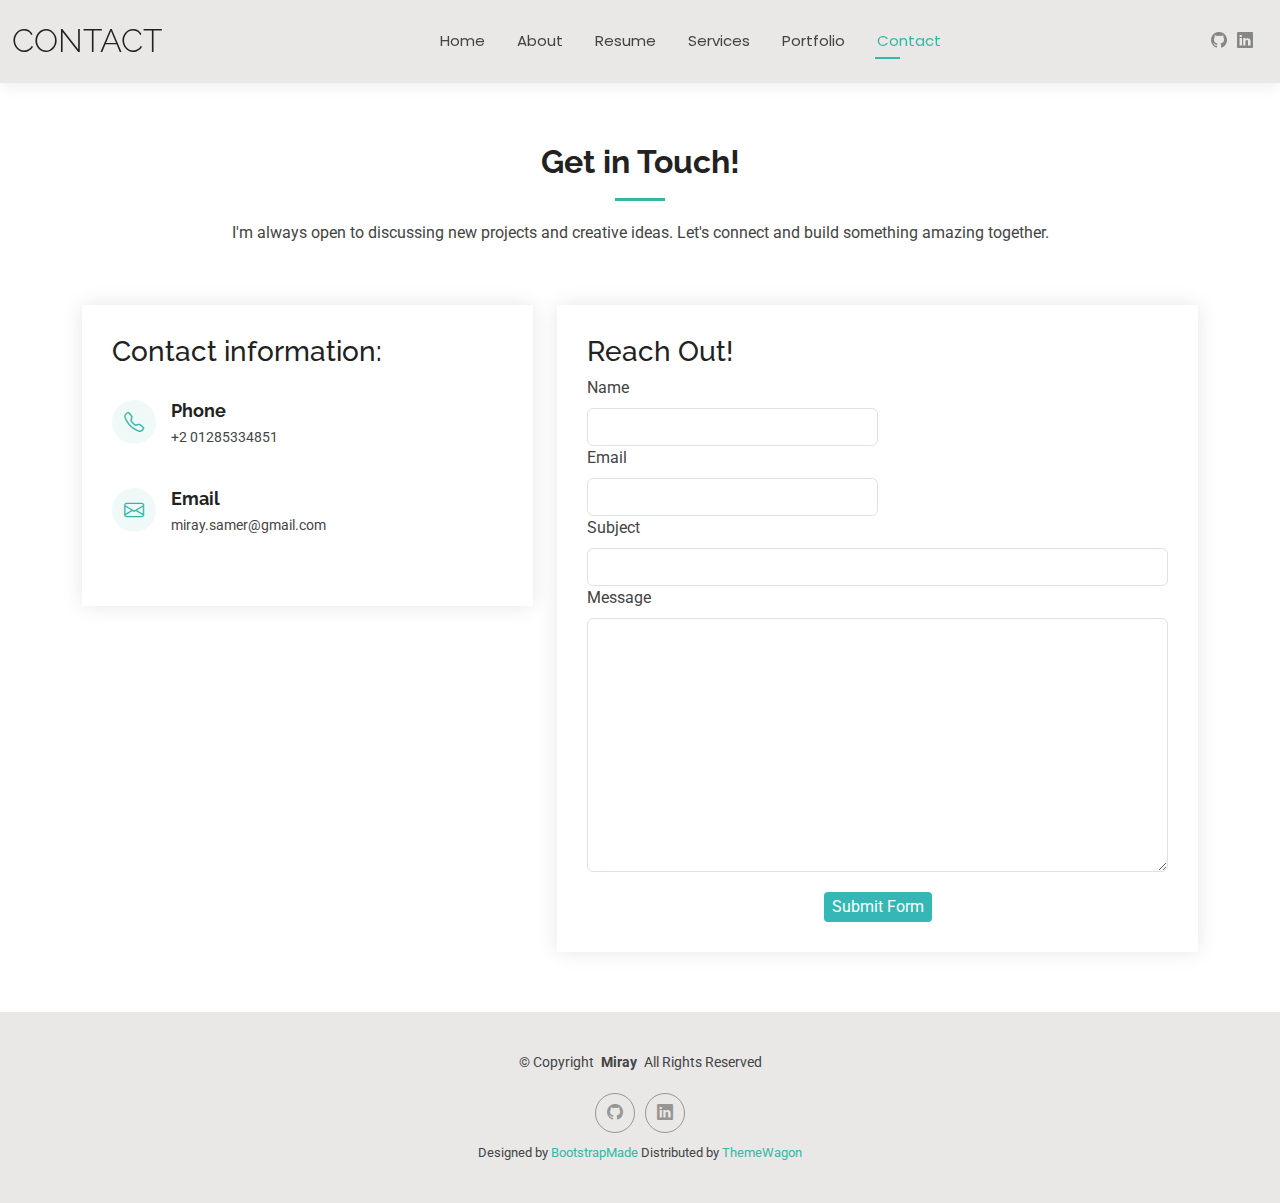
<file: contact.html>
<!DOCTYPE html>
<html lang="en">

<head>
  <meta charset="utf-8">
  <meta content="width=device-width, initial-scale=1.0" name="viewport">
  <title>Contact</title>
  <meta name="description" content="">
  <meta name="keywords" content="">

  <!-- Favicons -->
  <link href="assets/img/favicon.png" rel="icon">
  <link href="assets/img/apple-touch-icon.png" rel="apple-touch-icon">

  <!-- Fonts -->
  <link href="https://fonts.googleapis.com" rel="preconnect">
  <link href="https://fonts.gstatic.com" rel="preconnect" crossorigin>
  <link href="https://fonts.googleapis.com/css2?family=Roboto:ital,wght@0,100;0,300;0,400;0,500;0,700;0,900;1,100;1,300;1,400;1,500;1,700;1,900&family=Poppins:ital,wght@0,100;0,200;0,300;0,400;0,500;0,600;0,700;0,800;0,900;1,100;1,200;1,300;1,400;1,500;1,600;1,700;1,800;1,900&family=Raleway:ital,wght@0,100;0,200;0,300;0,400;0,500;0,600;0,700;0,800;0,900;1,100;1,200;1,300;1,400;1,500;1,600;1,700;1,800;1,900&display=swap" rel="stylesheet">

  <!-- Vendor CSS Files -->
  <link href="assets/vendor/bootstrap/css/bootstrap.min.css" rel="stylesheet">
  <link href="assets/vendor/bootstrap-icons/bootstrap-icons.css" rel="stylesheet">
  <link href="assets/vendor/aos/aos.css" rel="stylesheet">
  <link href="assets/vendor/swiper/swiper-bundle.min.css" rel="stylesheet">
  <link href="assets/vendor/glightbox/css/glightbox.min.css" rel="stylesheet">

  <!-- Main CSS File -->
  <link href="assets/css/main.css" rel="stylesheet">

  <!-- =======================================================
  * Template Name: Kelly
  * Template URL: https://bootstrapmade.com/kelly-free-bootstrap-cv-resume-html-template/
  * Updated: Aug 07 2024 with Bootstrap v5.3.3
  * Author: BootstrapMade.com
  * License: https://bootstrapmade.com/license/
  ======================================================== -->
</head>

<body class="contact-page">

  <header id="header" class="header d-flex align-items-center light-background sticky-top">
    <div class="container-fluid position-relative d-flex align-items-center justify-content-between">

      <a href="index.html" class="logo d-flex align-items-center me-auto me-xl-0">
        <!-- Uncomment the line below if you also wish to use an image logo -->
        <!-- <img src="assets/img/logo.png" alt=""> -->
        <h1 class="sitename">Contact</h1>
      </a>

      <nav id="navmenu" class="navmenu">
        <ul>
          <li><a href="index.html">Home</a></li>
          <li><a href="about.html">About</a></li>
          <li><a href="resume.html">Resume</a></li>
          <li><a href="services.html">Services</a></li>
          <li><a href="portfolio.html">Portfolio</a></li>
         <!-- <li class="dropdown"><a href="#"><span>Dropdown</span> <i class="bi bi-chevron-down toggle-dropdown"></i></a>
            <ul>
              <li><a href="#">Dropdown 1</a></li>
              <li class="dropdown"><a href="#"><span>Deep Dropdown</span> <i class="bi bi-chevron-down toggle-dropdown"></i></a>
                <ul>
                  <li><a href="#">Deep Dropdown 1</a></li>
                  <li><a href="#">Deep Dropdown 2</a></li>
                  <li><a href="#">Deep Dropdown 3</a></li>
                  <li><a href="#">Deep Dropdown 4</a></li>
                  <li><a href="#">Deep Dropdown 5</a></li>
                </ul>
              </li>
              <li><a href="#">Dropdown 2</a></li>
              <li><a href="#">Dropdown 3</a></li>
              <li><a href="#">Dropdown 4</a></li>
            </ul>
          </li> -->
          <li><a href="contact.html" class="active">Contact</a></li>
        </ul>
        <i class="mobile-nav-toggle d-xl-none bi bi-list"></i>
      </nav>

      <div class="header-social-links">
        <a href="https://github.com/MiraySamer"><i class="bi bi-github"></i></a>
        <a href="https://www.linkedin.com/in/miray-samer-094b97278?utm_source=share&utm_campaign=share_via&utm_content=profile&utm_medium=ios_app"><i class="bi bi-linkedin"></i></a>
      </div>

    </div>
  </header>

  <main class="main">

    <!-- Contact Section -->
    <section id="contact" class="contact section">

      <!-- Section Title -->
      <div class="container section-title" data-aos="fade-up">
        <h2>Get in Touch!</h2>
        <p>I'm always open to discussing new projects and creative ideas. Let's connect and build something amazing together.</p>
      </div><!-- End Section Title -->

      <div class="container" data-aos="fade-up" data-aos-delay="100">
          
        <div class="row gy-4">

          <div class="col-lg-5">

            <div class="info-wrap">
              
              <h3> Contact information:</h3> <br>
              <div class="info-item d-flex" data-aos="fade-up" data-aos-delay="300">
                <i class="bi bi-telephone flex-shrink-0"></i>

                <div>
                  <h3>Phone</h3>
                  <p>+2 01285334851</p>
                </div>
              </div>

              <div class="info-item d-flex" data-aos="fade-up" data-aos-delay="400">
                <i class="bi bi-envelope flex-shrink-0"></i>
                <div>
                  <h3>Email</h3>
                  <p>miray.samer@gmail.com</p>
                </div>
              </div>

              
            </div>
          </div>

          <div class="col-lg-7">
            <!-- <form action="forms/contact.php" method="post" class="php-email-form" data-aos="fade-up" data-aos-delay="200">
              <div class="row gy-4">
                <h3>Send an email:</h3>
                <div class="col-md-6">
                  <label for="name-field" class="pb-2"> Name</label>
                  <input type="text" name="name" id="name-field" class="form-control" required="">
                </div>

                <div class="col-md-6">
                  <label for="email-field" class="pb-2"> Email</label>
                  <input type="email" class="form-control" name="email" id="email-field" required="">
                </div>

                <div class="col-md-12">
                  <label for="subject-field" class="pb-2">Subject</label>
                  <input type="text" class="form-control" name="subject" id="subject-field" required="">
                </div>

                <div class="col-md-12">
                  <label for="message-field" class="pb-2">Message</label>
                  <textarea class="form-control" name="message" rows="10" id="message-field" required=""></textarea>
                </div>

                <div class="col-md-12 text-center">
                  <div class="loading">Loading</div>
                  <div class="error-message"></div>
                  <div class="sent-message">Your message has been sent. Thank you!</div>

                  <button type="submit">Send Message</button>
                </div>

              </div>
            </form>

<iframe src="https://docs.google.com/forms/d/e/1FAIpQLSc5kAdgEcXuZPojdncjhW0bCE11Ui2ElJMSKmwDYrZprGaGGQ/viewform?embedded=true" width="640" height="812" frameborder="0" marginheight="0" marginwidth="0">Loading…</iframe> </div>
-->
<form action="https://api.web3forms.com/submit" method="POST" class="info-wrap" id="contact-form">

  <!-- Replace with your Access Key -->
  <input type="hidden" name="access_key" value="8ccb9b58-c9bc-48b4-97b3-1670311f5e6c">

  <!-- Hidden fields for cleaner emails -->
  <input type="hidden" name="from_name" value="Portfolio Contact Form">
  <input type="hidden" name="subject" value="New Message from Portfolio">

  <div class="col-md-6">
    <h3>Reach Out!</h3>
    <label for="name-field" class="pb-2">Name</label>
    <input type="text" name="name" id="name-field" class="form-control" required>
  </div>

  <div class="col-md-6">
    <label for="email-field" class="pb-2">Email</label>
    <input type="email" class="form-control" name="email" id="email-field" required>
  </div>
  
  <div class="col-md-12">
    <label for="subject-field" class="pb-2">Subject</label>
    <input type="text" class="form-control" name="user_subject" id="subject-field" required>
  </div>

  <div class="col-md-12">
    <label for="message-field" class="pb-2">Message</label>
    <textarea class="form-control" name="message" rows="10" id="message-field" required></textarea>
  </div>

  <!-- Honeypot Spam Protection -->
  <input type="checkbox" name="botcheck" class="hidden" style="display: none;">

  <div class="col-md-12 text-center">
    <button type="submit" style="color: white; background-color: #34b7b5; border: 2px solid #34b7b5; border-radius: 4px; margin-top: 20px;">Submit Form</button>
  </div>
</form>

<!-- Success / Error Messages -->
<div id="form-message" style="display:none; margin-top:20px; text-align:center;"></div>

<script>
document.getElementById("contact-form").addEventListener("submit", function(e) {
  e.preventDefault();

  const form = e.target;
  const data = new FormData(form);
  const messageBox = document.getElementById("form-message");

  fetch(form.action, {
    method: form.method,
    body: data,
    headers: { "Accept": "application/json" }
  })
  .then(response => {
    if (response.ok) {
      messageBox.style.display = "block";
      messageBox.style.color = "#34b7b5";
      messageBox.innerHTML = "Thank you for reaching out! I’ll get back to you as soon as possible.";
      form.reset();
    } else {
      return response.json().then(data => {
        throw new Error(data.message || "Form submission failed.");
      });
    }
  })
  .catch(error => {
    messageBox.style.display = "block";
    messageBox.style.color = "red";
    messageBox.innerHTML = "❌ Oops! " + error.message;
  });
});
</script>

        </div>

      </div>

    </section><!-- /Contact Section -->

  </main>

  <footer id="footer" class="footer light-background">

    <div class="container">
      <div class="copyright text-center ">
        <p>© <span>Copyright</span> <strong class="px-1 sitename">Miray</strong> <span>All Rights Reserved<br></span></p>
      </div>
      <div class="social-links d-flex justify-content-center">
      
        <a href="https://github.com/MiraySamer"><i class="bi bi-github"></i></a>
        <a href="https://www.linkedin.com/in/miray-samer-094b97278?utm_source=share&utm_campaign=share_via&utm_content=profile&utm_medium=ios_app"><i class="bi bi-linkedin"></i></a>
      </div>
      <div class="credits">
        <!-- All the links in the footer should remain intact. -->
        <!-- You can delete the links only if you've purchased the pro version. -->
        <!-- Licensing information: https://bootstrapmade.com/license/ -->
        <!-- Purchase the pro version with working PHP/AJAX contact form: [buy-url] -->
        Designed by <a href="https://bootstrapmade.com/">BootstrapMade</a> Distributed by <a href="https://themewagon.com">ThemeWagon</a>
      </div>
    </div>

  </footer>

  <!-- Scroll Top -->
  <a href="#" id="scroll-top" class="scroll-top d-flex align-items-center justify-content-center"><i class="bi bi-arrow-up-short"></i></a>

  <!-- Preloader -->
  <div id="preloader"></div>

  <!-- Vendor JS Files -->
  <script src="assets/vendor/bootstrap/js/bootstrap.bundle.min.js"></script>
  <script src="assets/vendor/php-email-form/validate.js"></script>
  <script src="assets/vendor/aos/aos.js"></script>
  <script src="assets/vendor/waypoints/noframework.waypoints.js"></script>
  <script src="assets/vendor/purecounter/purecounter_vanilla.js"></script>
  <script src="assets/vendor/swiper/swiper-bundle.min.js"></script>
  <script src="assets/vendor/glightbox/js/glightbox.min.js"></script>
  <script src="assets/vendor/imagesloaded/imagesloaded.pkgd.min.js"></script>
  <script src="assets/vendor/isotope-layout/isotope.pkgd.min.js"></script>

  <!-- Main JS File -->
  <script src="assets/js/main.js"></script>

</body>

</html>
</file>
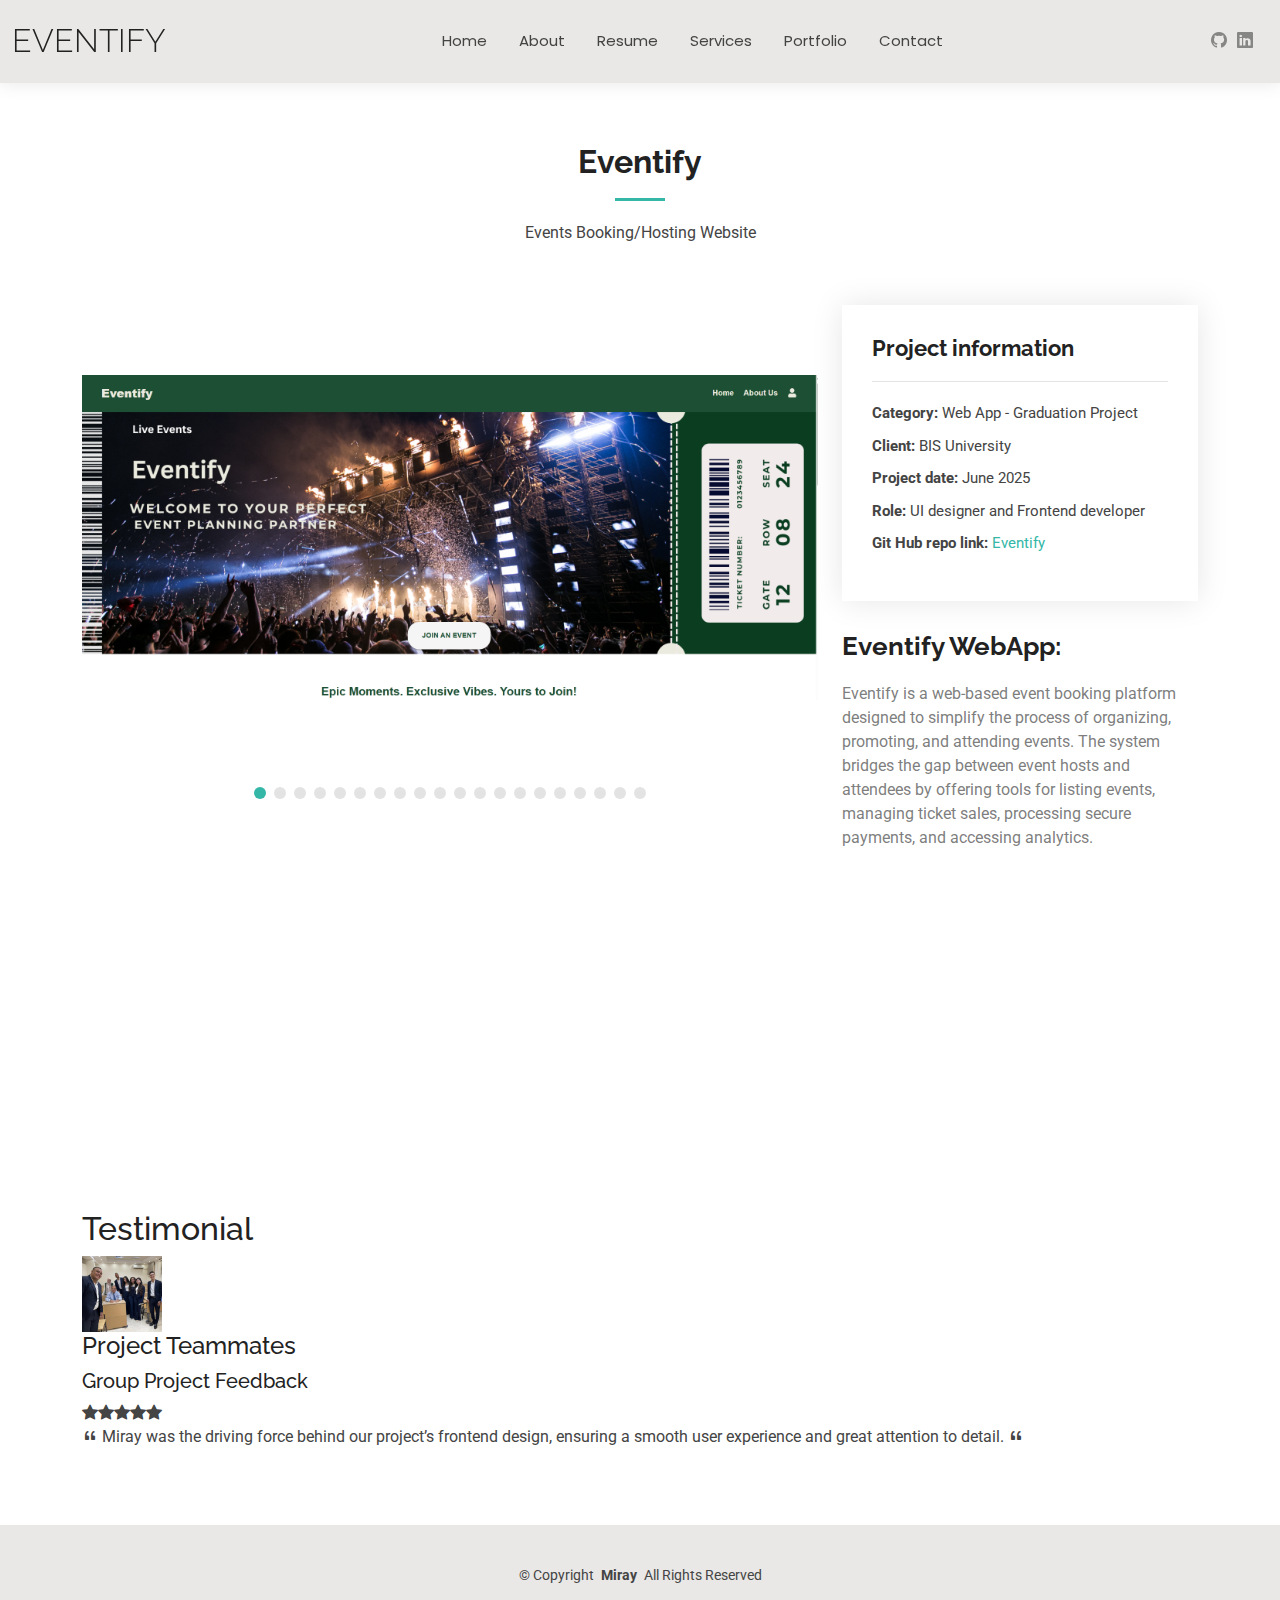
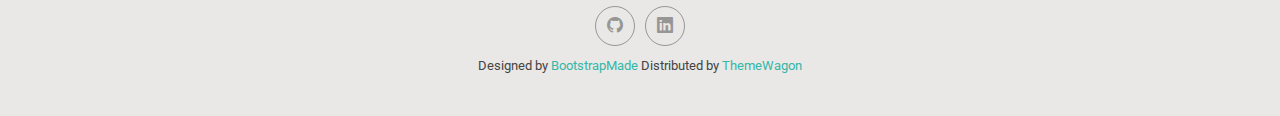
<file: eventify.html>
<!DOCTYPE html>
<html lang="en">

<head>
  <meta charset="utf-8">
  <meta content="width=device-width, initial-scale=1.0" name="viewport">
  <title>Eventify</title>
  <meta name="description" content="">
  <meta name="keywords" content="">

  <!-- Favicons -->
  <link href="assets/img/favicon.png" rel="icon">
  <link href="assets/img/apple-touch-icon.png" rel="apple-touch-icon">

  <!-- Fonts -->
  <link href="https://fonts.googleapis.com" rel="preconnect">
  <link href="https://fonts.gstatic.com" rel="preconnect" crossorigin>
  <link href="https://fonts.googleapis.com/css2?family=Roboto:ital,wght@0,100;0,300;0,400;0,500;0,700;0,900;1,100;1,300;1,400;1,500;1,700;1,900&family=Poppins:ital,wght@0,100;0,200;0,300;0,400;0,500;0,600;0,700;0,800;0,900;1,100;1,200;1,300;1,400;1,500;1,600;1,700;1,800;1,900&family=Raleway:ital,wght@0,100;0,200;0,300;0,400;0,500;0,600;0,700;0,800;0,900;1,100;1,200;1,300;1,400;1,500;1,600;1,700;1,800;1,900&display=swap" rel="stylesheet">

  <!-- Vendor CSS Files -->
  <link href="assets/vendor/bootstrap/css/bootstrap.min.css" rel="stylesheet">
  <link href="assets/vendor/bootstrap-icons/bootstrap-icons.css" rel="stylesheet">
  <link href="assets/vendor/aos/aos.css" rel="stylesheet">
  <link href="assets/vendor/swiper/swiper-bundle.min.css" rel="stylesheet">
  <link href="assets/vendor/glightbox/css/glightbox.min.css" rel="stylesheet">

  <!-- Main CSS File -->
  <link href="assets/css/main.css" rel="stylesheet">

  <!-- =======================================================
  * Template Name: Kelly
  * Template URL: https://bootstrapmade.com/kelly-free-bootstrap-cv-resume-html-template/
  * Updated: Aug 07 2024 with Bootstrap v5.3.3
  * Author: BootstrapMade.com
  * License: https://bootstrapmade.com/license/
  ======================================================== -->
</head>

<body class="portfolio-details-page">

  <header id="header" class="header d-flex align-items-center light-background sticky-top">
    <div class="container-fluid position-relative d-flex align-items-center justify-content-between">

      <a href="index.html" class="logo d-flex align-items-center me-auto me-xl-0">
        <!-- Uncomment the line below if you also wish to use an image logo -->
        <!-- <img src="assets/img/logo.png" alt=""> -->
        <h1 class="sitename">Eventify</h1>
      </a>

      <nav id="navmenu" class="navmenu">
        <ul>
          <li><a href="index.html">Home</a></li>
          <li><a href="about.html">About</a></li>
          <li><a href="resume.html">Resume</a></li>
          <li><a href="services.html">Services</a></li>
          <li><a href="portfolio.html">Portfolio</a></li>
          <!-- <li class="dropdown"><a href="#"><span>Dropdown</span> <i class="bi bi-chevron-down toggle-dropdown"></i></a>
            <ul>
              <li><a href="#">Dropdown 1</a></li>
              <li class="dropdown"><a href="#"><span>Deep Dropdown</span> <i class="bi bi-chevron-down toggle-dropdown"></i></a>
                <ul>
                  <li><a href="#">Deep Dropdown 1</a></li>
                  <li><a href="#">Deep Dropdown 2</a></li>
                  <li><a href="#">Deep Dropdown 3</a></li>
                  <li><a href="#">Deep Dropdown 4</a></li>
                  <li><a href="#">Deep Dropdown 5</a></li>
                </ul>
              </li>
              <li><a href="#">Dropdown 2</a></li>
              <li><a href="#">Dropdown 3</a></li>
              <li><a href="#">Dropdown 4</a></li>
            </ul>
          </li> -->
          <li><a href="contact.html">Contact</a></li>
        </ul>
        <i class="mobile-nav-toggle d-xl-none bi bi-list"></i>
      </nav>

      <div class="header-social-links">
        <a href="https://github.com/MiraySamer"><i class="bi bi-github"></i></a>
        <a href="https://www.linkedin.com/in/miray-samer-094b97278?utm_source=share&utm_campaign=share_via&utm_content=profile&utm_medium=ios_app"><i class="bi bi-linkedin"></i></a>
      </div>

    </div>
  </header>

  <main class="main">

    <!-- Portfolio Details Section -->
    <section id="portfolio-details" class="portfolio-details section">

      <!-- Section Title -->
      <div class="container section-title" data-aos="fade-up">
        <h2>Eventify</h2>
        <p>Events Booking/Hosting Website</p>
      </div><!-- End Section Title -->

    <div class="container" data-aos="fade-up" data-aos-delay="100">

        <div class="row gy-4">

          <div class="col-lg-8">
            <div class="portfolio-details-slider swiper init-swiper">

              <script type="application/json" class="swiper-config">
                {
                  "loop": true,
                  "speed": 600,
                  "autoplay": {
                    "delay": 5000
                  },
                  "slidesPerView": "auto",
                  "pagination": {
                    "el": ".swiper-pagination",
                    "type": "bullets",
                    "clickable": true
                  }
                }
              </script>

              <div class="swiper-wrapper align-items-center">

                <div class="swiper-slide">
                  <img src="assets/img/eventify/home.png" alt="">
                </div>

                <div class="swiper-slide">
                    <img src="assets/img/eventify/2.png" alt="">
                </div>

                <div class="swiper-slide">
                    <img src="assets/img/eventify/3.png" alt="">
                </div>

                <div class="swiper-slide">
                    <img src="assets/img/eventify/4.png" alt="">
                </div>

                <div class="swiper-slide">
                    <img src="assets/img/eventify/5.png" alt="">
                </div>

                <div class="swiper-slide">
                    <img src="assets/img/eventify/6.png" alt="">
                </div>

                <div class="swiper-slide">
                    <img src="assets/img/eventify/7.png" alt="">
                </div>

                <div class="swiper-slide">
                    <img src="assets/img/eventify/8.png" alt="">
                </div>

                <div class="swiper-slide">
                    <img src="assets/img/eventify/9.png" alt="">
                </div>

                <div class="swiper-slide">
                    <img src="assets/img/eventify/10.png" alt="">
                </div>

                <div class="swiper-slide">
                    <img src="assets/img/eventify/11.png" alt="">
                </div>

                <div class="swiper-slide">
                    <img src="assets/img/eventify/12.png" alt="">
                </div>

                <div class="swiper-slide">
                    <img src="assets/img/eventify/13.png" alt="">
                </div>

                <div class="swiper-slide">
                    <img src="assets/img/eventify/14.png" alt="">
                </div>

                <div class="swiper-slide">
                    <img src="assets/img/eventify/15.png" alt="">
                </div>

                <div class="swiper-slide">
                    <img src="assets/img/eventify/16.png" alt="">
                </div>

                <div class="swiper-slide">
                    <img src="assets/img/eventify/17.png" alt="">
                </div>

                <div class="swiper-slide">
                    <img src="assets/img/eventify/18.png" alt="">
                </div>

                <div class="swiper-slide">
                    <img src="assets/img/eventify/19.png" alt="">
                </div>

                <div class="swiper-slide">
                    <img src="assets/img/eventify/20.png" alt="">
                </div>

              </div>
              <div class="swiper-pagination"></div>
            </div>
          </div>

          <div class="col-lg-4">
            <div class="portfolio-info" data-aos="fade-up" data-aos-delay="200">
              <h3>Project information</h3>
              <ul>
                <li><strong>Category:</strong> Web App - Graduation Project</li>
                <li><strong>Client:</strong> BIS University</li>
                <li><strong>Project date:</strong> June 2025</li>
                <li><strong>Role:</strong> UI designer and Frontend developer</li>
                <li><strong>Git Hub repo link:</strong><a href="https://github.com/Eventify6/Eventify/tree/Dashboard%26Admin/eventify"> Eventify </a></li>

              </ul>
            </div>
            <div class="portfolio-description" data-aos="fade-up" data-aos-delay="300">
              <h2>Eventify WebApp:</h2>
              <p>
                Eventify is a web-based event booking platform designed to simplify the process 
                of organizing, promoting, and attending events. The system bridges the gap 
                between event hosts and attendees by offering tools for listing events, managing 
                ticket sales, processing secure payments, and accessing analytics.</p>
            </div>
         </div>
            <div class="portfolio-info" data-aos="fade-up" data-aos-delay="200">
                <h3> Technology used </h3>
                <ul>
                    <li><strong>• Frontend: </strong>React, CSS</li>
                    <li><strong>• Backend: </strong>Python (Flask framework)</li>
                    <li><strong>• Database: </strong>SQL Server</li>
                    <li><strong>• Browser Support: </strong>Chrome, Firefox, Edge, Safari</li>
                    <li><strong>• System Analysis: </strong>Usecase, Sequence, Activity and Class diagrams</li>
                </ul>
            </div>

            <div class="testimonial-item">
              <h2>Testimonial</h2>
            <img src="assets/img/testimonials/teammates.jpg" class="testimonial-img" alt="" style="width: 80px;">
            <h4>Project Teammates</h4>
            <h5>Group Project Feedback</h5>
            <div class="stars">
              <i class="bi bi-star-fill"></i><i class="bi bi-star-fill"></i><i class="bi bi-star-fill"></i><i class="bi bi-star-fill"></i><i class="bi bi-star-fill"></i>
            </div>
            <p>
              <i class="bi bi-quote quote-icon-left"></i>
              <span>Miray was the driving force behind our project’s frontend design, ensuring a smooth user experience and great attention to detail.</span>
              <i class="bi bi-quote quote-icon-right"></i>
            </p>
          </div>

        </div>

    </div>

    </section><!-- /Portfolio Details Section -->

  </main>

  <footer id="footer" class="footer light-background">

    <div class="container">
      <div class="copyright text-center ">
        <p>© <span>Copyright</span> <strong class="px-1 sitename">Miray</strong> <span>All Rights Reserved<br></span></p>
      </div>
      <div class="social-links d-flex justify-content-center">
      
        <a href="https://github.com/MiraySamer"><i class="bi bi-github"></i></a>
        <a href="https://www.linkedin.com/in/miray-samer-094b97278?utm_source=share&utm_campaign=share_via&utm_content=profile&utm_medium=ios_app"><i class="bi bi-linkedin"></i></a>
      </div>
      <div class="credits">
        <!-- All the links in the footer should remain intact. -->
        <!-- You can delete the links only if you've purchased the pro version. -->
        <!-- Licensing information: https://bootstrapmade.com/license/ -->
        <!-- Purchase the pro version with working PHP/AJAX contact form: [buy-url] -->
        Designed by <a href="https://bootstrapmade.com/">BootstrapMade</a> Distributed by <a href="https://themewagon.com">ThemeWagon</a>
      </div>
    </div>

  </footer>

  <!-- Scroll Top -->
  <a href="#" id="scroll-top" class="scroll-top d-flex align-items-center justify-content-center"><i class="bi bi-arrow-up-short"></i></a>

  <!-- Preloader -->
  <div id="preloader"></div>

  <!-- Vendor JS Files -->
  <script src="assets/vendor/bootstrap/js/bootstrap.bundle.min.js"></script>
  <script src="assets/vendor/php-email-form/validate.js"></script>
  <script src="assets/vendor/aos/aos.js"></script>
  <script src="assets/vendor/waypoints/noframework.waypoints.js"></script>
  <script src="assets/vendor/purecounter/purecounter_vanilla.js"></script>
  <script src="assets/vendor/swiper/swiper-bundle.min.js"></script>
  <script src="assets/vendor/glightbox/js/glightbox.min.js"></script>
  <script src="assets/vendor/imagesloaded/imagesloaded.pkgd.min.js"></script>
  <script src="assets/vendor/isotope-layout/isotope.pkgd.min.js"></script>

  <!-- Main JS File -->
  <script src="assets/js/main.js"></script>

</body>

</html>
</file>
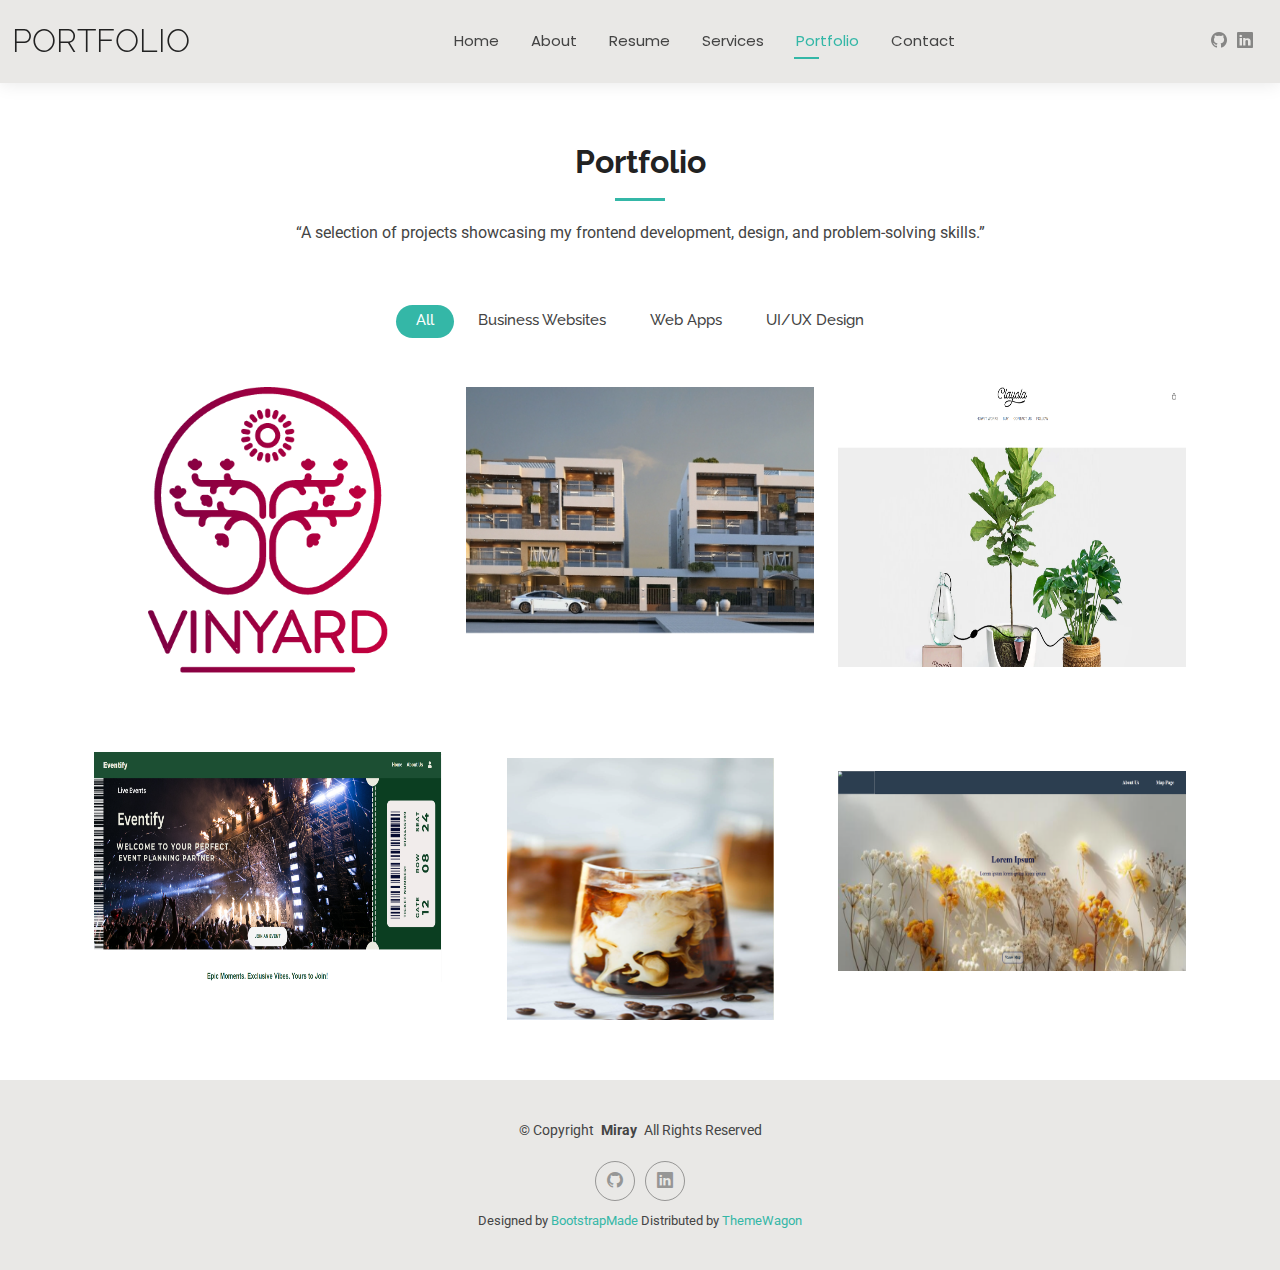
<file: portfolio.html>
<!DOCTYPE html>
<html lang="en">

<head>
  <meta charset="utf-8">
  <meta content="width=device-width, initial-scale=1.0" name="viewport">
  <title>Portfolio</title>
  <meta name="description" content="">
  <meta name="keywords" content="">

  <!-- Favicons -->
  <link href="assets/img/favicon.png" rel="icon">
  <link href="assets/img/apple-touch-icon.png" rel="apple-touch-icon">

  <!-- Fonts -->
  <link href="https://fonts.googleapis.com" rel="preconnect">
  <link href="https://fonts.gstatic.com" rel="preconnect" crossorigin>
  <link href="https://fonts.googleapis.com/css2?family=Roboto:ital,wght@0,100;0,300;0,400;0,500;0,700;0,900;1,100;1,300;1,400;1,500;1,700;1,900&family=Poppins:ital,wght@0,100;0,200;0,300;0,400;0,500;0,600;0,700;0,800;0,900;1,100;1,200;1,300;1,400;1,500;1,600;1,700;1,800;1,900&family=Raleway:ital,wght@0,100;0,200;0,300;0,400;0,500;0,600;0,700;0,800;0,900;1,100;1,200;1,300;1,400;1,500;1,600;1,700;1,800;1,900&display=swap" rel="stylesheet">

  <!-- Vendor CSS Files -->
  <link href="assets/vendor/bootstrap/css/bootstrap.min.css" rel="stylesheet">
  <link href="assets/vendor/bootstrap-icons/bootstrap-icons.css" rel="stylesheet">
  <link href="assets/vendor/aos/aos.css" rel="stylesheet">
  <link href="assets/vendor/swiper/swiper-bundle.min.css" rel="stylesheet">
  <link href="assets/vendor/glightbox/css/glightbox.min.css" rel="stylesheet">

  <!-- Main CSS File -->
  <link href="assets/css/main.css" rel="stylesheet">

  <!-- =======================================================
  * Template Name: Kelly
  * Template URL: https://bootstrapmade.com/kelly-free-bootstrap-cv-resume-html-template/
  * Updated: Aug 07 2024 with Bootstrap v5.3.3
  * Author: BootstrapMade.com
  * License: https://bootstrapmade.com/license/
  ======================================================== -->
</head>

<body class="portfolio-page">

  <header id="header" class="header d-flex align-items-center light-background sticky-top">
    <div class="container-fluid position-relative d-flex align-items-center justify-content-between">

      <a href="index.html" class="logo d-flex align-items-center me-auto me-xl-0">
        <!-- Uncomment the line below if you also wish to use an image logo -->
        <!-- <img src="assets/img/logo.png" alt=""> -->
        <h1 class="sitename">Portfolio</h1>
      </a>

      <nav id="navmenu" class="navmenu">
        <ul>
          <li><a href="index.html">Home</a></li>
          <li><a href="about.html">About</a></li>
          <li><a href="resume.html">Resume</a></li>
          <li><a href="services.html">Services</a></li>
          <li><a href="portfolio.html" class="active">Portfolio</a></li>
          <!-- <li class="dropdown"><a href="#"><span>Dropdown</span> <i class="bi bi-chevron-down toggle-dropdown"></i></a>
            <ul>
              <li><a href="#">Dropdown 1</a></li>
              <li class="dropdown"><a href="#"><span>Deep Dropdown</span> <i class="bi bi-chevron-down toggle-dropdown"></i></a>
                <ul>
                  <li><a href="#">Deep Dropdown 1</a></li>
                  <li><a href="#">Deep Dropdown 2</a></li>
                  <li><a href="#">Deep Dropdown 3</a></li>
                  <li><a href="#">Deep Dropdown 4</a></li>
                  <li><a href="#">Deep Dropdown 5</a></li>
                </ul>
              </li>
              <li><a href="#">Dropdown 2</a></li>
              <li><a href="#">Dropdown 3</a></li>
              <li><a href="#">Dropdown 4</a></li>
            </ul>
          </li> -->
          <li><a href="contact.html">Contact</a></li>
        </ul>
        <i class="mobile-nav-toggle d-xl-none bi bi-list"></i>
      </nav>

      <div class="header-social-links">
        <a href="https://github.com/MiraySamer"><i class="bi bi-github"></i></a>
        <a href="https://www.linkedin.com/in/miray-samer-094b97278?utm_source=share&utm_campaign=share_via&utm_content=profile&utm_medium=ios_app"><i class="bi bi-linkedin"></i></a>
      </div>

    </div>
  </header>

  <main class="main">

    <!-- Portfolio Section -->
    <section id="portfolio" class="portfolio section">

      <!-- Section Title -->
      <div class="container section-title" data-aos="fade-up">
        <h2>Portfolio</h2>
        <p>“A selection of projects showcasing my frontend development, design, and problem-solving skills.”</p>
      </div><!-- End Section Title -->

      <div class="container">

        <div class="isotope-layout" data-default-filter="*" data-layout="masonry" data-sort="original-order">

          <ul class="portfolio-filters isotope-filters" data-aos="fade-up" data-aos-delay="100">
            <li data-filter="*" class="filter-active">All</li>
            <li data-filter=".filter-app">Business Websites</li>
            <li data-filter=".filter-branding">Web Apps</li>
            <li data-filter=".filter-product">UI/UX Design</li>
          </ul><!-- End Portfolio Filters -->

          <div class="portfolio-filters row gy-4 isotope-container" data-aos="fade-up" data-aos-delay="200" style="margin: 0px auto 0px auto;">

            <div class="col-lg-4 col-md-6 portfolio-item isotope-item filter-app">
              <img src="assets/img/masonry-portfolio/vinyard.png" class="img-fluid" alt="" style="width: 240px;" >
              <div class="portfolio-info" style=" text-align: left;">
                <h4>Vinyard</h4>
                <p>Coaching & Consultations Company</p>
                <a href="assets/img/masonry-portfolio/vinyard.png" title="Vinyard" data-gallery="portfolio-gallery-app" class="glightbox preview-link"><i class="bi bi-zoom-in"></i></a>
                <a href="vinyard.html" title="More Details" class="details-link"><i class="bi bi-link-45deg"></i></a>
              </div>
            </div><!-- End Portfolio Item -->

            <div class="col-lg-4 col-md-6 portfolio-item isotope-item filter-app">
              <img src="assets/img/masonry-portfolio/hany-hanna.png" class="img-fluid" alt="">
              <div class="portfolio-info" style=" text-align: left;">
                <h4>Hany Hanna</h4>
                <p>Architecture Company</p>
                <a href="assets/img/masonry-portfolio/hany-hanna.png" title="Hany Hanna" data-gallery="portfolio-gallery-product" class="glightbox preview-link"><i class="bi bi-zoom-in"></i></a>
                <a href="architecture.html" title="More Details" class="details-link"><i class="bi bi-link-45deg"></i></a>
              </div>
            </div><!-- End Portfolio Item -->

            <div class="col-lg-4 col-md-6 portfolio-item isotope-item filter-app">
              <img src="assets/img/clayola/home.png" class="img-fluid" alt="" style="height: 280px;">
              <div class="portfolio-info" style=" text-align: left;">
                <h4>Clayola</h4>
                <p>Sustainable Clay-Based Irrigation System</p>
                <a href="assets/img/clayola/home.png" title="Clayola" data-gallery="portfolio-gallery-branding" class="glightbox preview-link"><i class="bi bi-zoom-in"></i></a>
                <a href="clayola.html" title="More Details" class="details-link"><i class="bi bi-link-45deg"></i></a>
              </div>
            </div><!-- End Portfolio Item -->

            <div class="col-lg-4 col-md-6 portfolio-item isotope-item filter-product">
              <img src="assets/img/masonry-portfolio/coffee.png" class="img-fluid" alt="" style="margin-top: 80px;">
              <div class="portfolio-info" style=" text-align: left;">
                <h4>Coffee Shop</h4>
                <p>Coffee shop demo website</p>
                <a href="assets/img/masonry-portfolio/coffee.png" title="Coffee Shop" data-gallery="portfolio-gallery-branding" class="glightbox preview-link"><i class="bi bi-zoom-in"></i></a>
                <a href="coffee.html" title="More Details" class="details-link"><i class="bi bi-link-45deg"></i></a>
              </div>
            </div><!-- End Portfolio Item -->

            <div class="col-lg-4 col-md-6 portfolio-item isotope-item filter-product">
              <img src="assets/img/masonry-portfolio/demo.png" class="img-fluid" alt="" style="margin-top: 80px; height: 200px;">
              <div class="portfolio-info" style=" text-align: left;">
                <h4> World Map</h4>
                <p> World map- Dummy website</p>
                <a href="assets/img/masonry-portfolio/demo.png" title="World Map" data-gallery="portfolio-gallery-product" class="glightbox preview-link"><i class="bi bi-zoom-in"></i></a>
                <a href="worldmap.html" title="More Details" class="details-link"><i class="bi bi-link-45deg"></i></a>
              </div>
            </div><!-- End Portfolio Item -->

            

            <div class="col-lg-4 col-md-6 portfolio-item isotope-item filter-branding">
              <img src="assets/img/eventify/home.png" class="img-fluid" alt="" style="margin-top: 55px; height: 230px;">
              <div class="portfolio-info" style=" text-align: left;">
                <h4>Eventify</h4>
                <p>Events Booking/Hosting Website </p>
                <a href="assets/img/eventify/home.png" title="Eventify" data-gallery="portfolio-gallery-app" class="glightbox preview-link"><i class="bi bi-zoom-in"></i></a>
                <a href="eventify.html" title="More Details" class="details-link"><i class="bi bi-link-45deg"></i></a>
              </div>
            </div><!-- End Portfolio Item -->

           <!-- <div class="col-lg-4 col-md-6 portfolio-item isotope-item filter-app">
              <img src="assets/img/masonry-portfolio/masonry-portfolio-7.jpg" class="img-fluid" alt="">
              <div class="portfolio-info">
                <h4>App 3</h4>
                <p>Lorem ipsum, dolor sit</p>
                <a href="assets/img/masonry-portfolio/masonry-portfolio-7.jpg" title="App 3" data-gallery="portfolio-gallery-app" class="glightbox preview-link"><i class="bi bi-zoom-in"></i></a>
                <a href="portfolio-details.html" title="More Details" class="details-link"><i class="bi bi-link-45deg"></i></a>
              </div>
            </div><!-- End Portfolio Item 

            <div class="col-lg-4 col-md-6 portfolio-item isotope-item filter-product">
              <img src="assets/img/masonry-portfolio/masonry-portfolio-8.jpg" class="img-fluid" alt="">
              <div class="portfolio-info">
                <h4>Product 3</h4>
                <p>Lorem ipsum, dolor sit</p>
                <a href="assets/img/masonry-portfolio/masonry-portfolio-8.jpg" title="Product 3" data-gallery="portfolio-gallery-product" class="glightbox preview-link"><i class="bi bi-zoom-in"></i></a>
                <a href="portfolio-details.html" title="More Details" class="details-link"><i class="bi bi-link-45deg"></i></a>
              </div>
            </div><!-- End Portfolio Item 

            <div class="col-lg-4 col-md-6 portfolio-item isotope-item filter-branding">
              <img src="assets/img/masonry-portfolio/masonry-portfolio-9.jpg" class="img-fluid" alt="">
              <div class="portfolio-info">
                <h4>Branding 3</h4>
                <p>Lorem ipsum, dolor sit</p>
                <a href="assets/img/masonry-portfolio/masonry-portfolio-9.jpg" title="Branding 2" data-gallery="portfolio-gallery-branding" class="glightbox preview-link"><i class="bi bi-zoom-in"></i></a>
                <a href="portfolio-details.html" title="More Details" class="details-link"><i class="bi bi-link-45deg"></i></a>
              </div>
            </div><!-- End Portfolio Item --> 

          </div><!-- End Portfolio Container -->

        </div>

      </div>

    </section><!-- /Portfolio Section -->

  </main>

  <footer id="footer" class="footer light-background">

    <div class="container">
      <div class="copyright text-center ">
        <p>© <span>Copyright</span> <strong class="px-1 sitename">Miray</strong> <span>All Rights Reserved<br></span></p>
      </div>
      <div class="social-links d-flex justify-content-center">
      
        <a href="https://github.com/MiraySamer"><i class="bi bi-github"></i></a>
        <a href="https://www.linkedin.com/in/miray-samer-094b97278?utm_source=share&utm_campaign=share_via&utm_content=profile&utm_medium=ios_app"><i class="bi bi-linkedin"></i></a>
      </div>
      <div class="credits">
        <!-- All the links in the footer should remain intact. -->
        <!-- You can delete the links only if you've purchased the pro version. -->
        <!-- Licensing information: https://bootstrapmade.com/license/ -->
        <!-- Purchase the pro version with working PHP/AJAX contact form: [buy-url] -->
        Designed by <a href="https://bootstrapmade.com/">BootstrapMade</a> Distributed by <a href="https://themewagon.com">ThemeWagon</a>
      </div>
    </div>

  </footer>
  <!-- Scroll Top -->
  <a href="#" id="scroll-top" class="scroll-top d-flex align-items-center justify-content-center"><i class="bi bi-arrow-up-short"></i></a>

  <!-- Preloader -->
  <div id="preloader"></div>

  <!-- Vendor JS Files -->
  <script src="assets/vendor/bootstrap/js/bootstrap.bundle.min.js"></script>
  <script src="assets/vendor/php-email-form/validate.js"></script>
  <script src="assets/vendor/aos/aos.js"></script>
  <script src="assets/vendor/waypoints/noframework.waypoints.js"></script>
  <script src="assets/vendor/purecounter/purecounter_vanilla.js"></script>
  <script src="assets/vendor/swiper/swiper-bundle.min.js"></script>
  <script src="assets/vendor/glightbox/js/glightbox.min.js"></script>
  <script src="assets/vendor/imagesloaded/imagesloaded.pkgd.min.js"></script>
  <script src="assets/vendor/isotope-layout/isotope.pkgd.min.js"></script>

  <!-- Main JS File -->
  <script src="assets/js/main.js"></script>

</body>

</html>
</file>
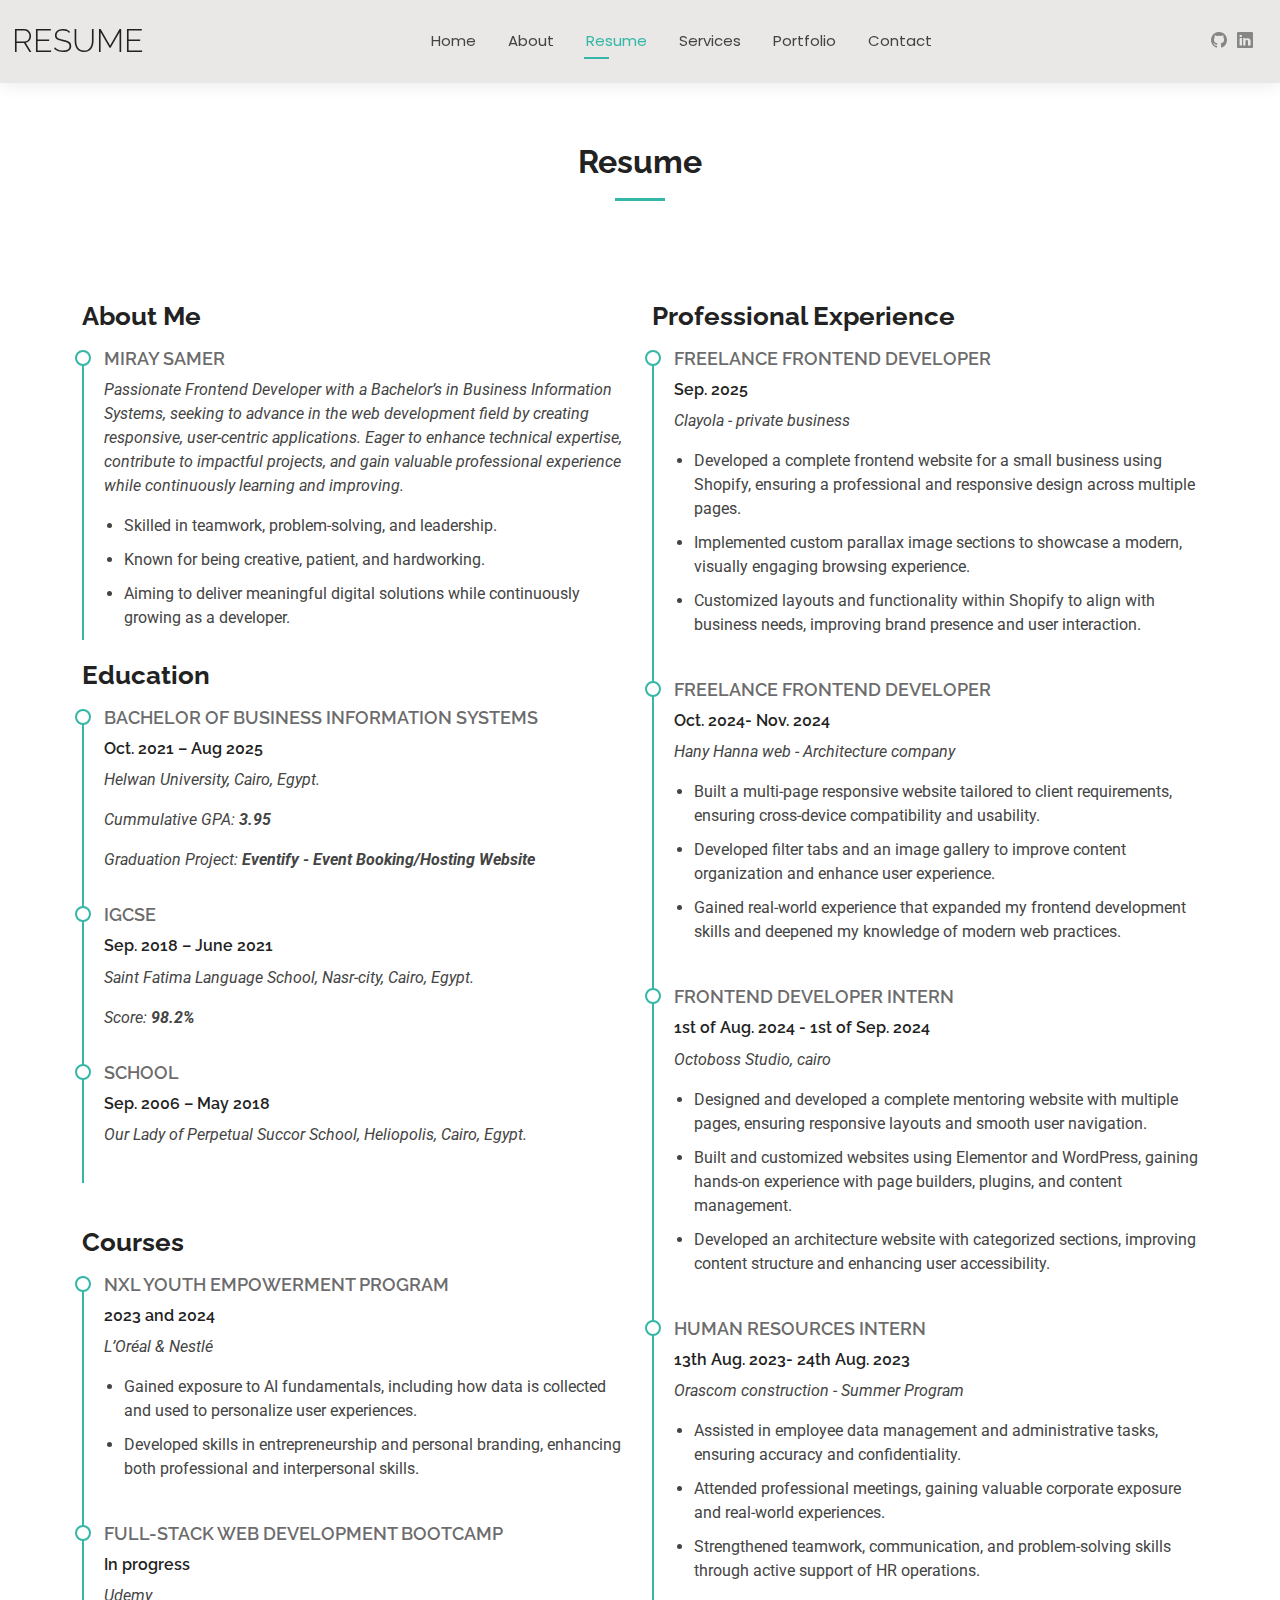
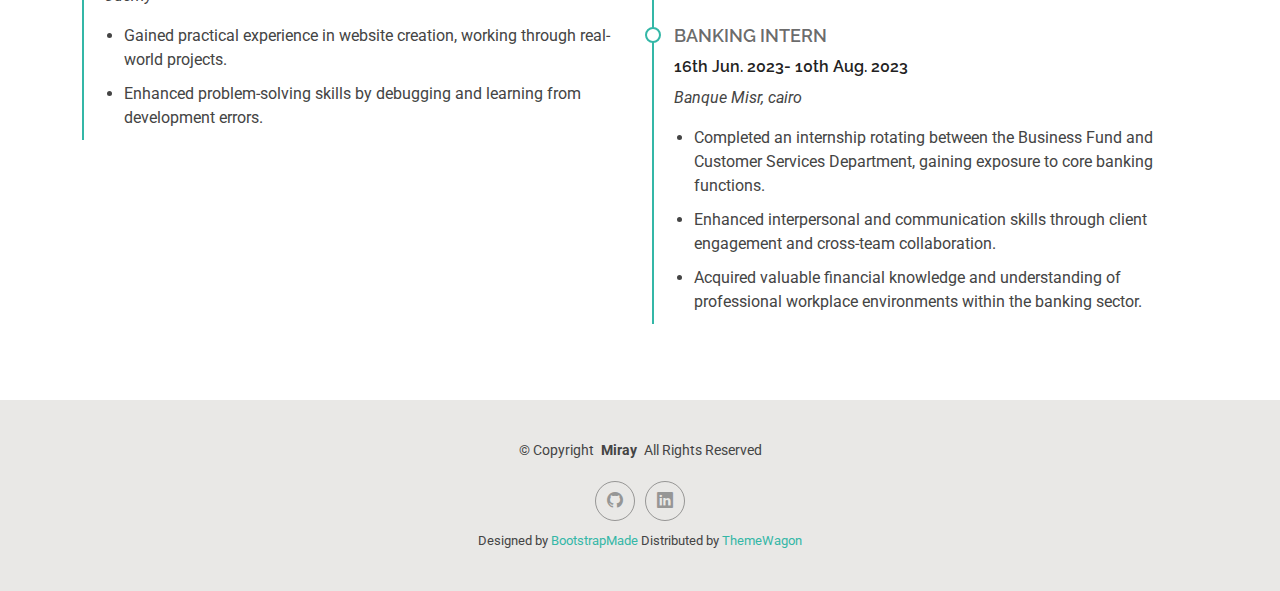
<file: resume.html>
<!DOCTYPE html>
<html lang="en">

<head>
  <meta charset="utf-8">
  <meta content="width=device-width, initial-scale=1.0" name="viewport">
  <title>Resume</title>
  <meta name="description" content="">
  <meta name="keywords" content="">

  <!-- Favicons -->
  <link href="assets/img/favicon.png" rel="icon">
  <link href="assets/img/apple-touch-icon.png" rel="apple-touch-icon">

  <!-- Fonts -->
  <link href="https://fonts.googleapis.com" rel="preconnect">
  <link href="https://fonts.gstatic.com" rel="preconnect" crossorigin>
  <link href="https://fonts.googleapis.com/css2?family=Roboto:ital,wght@0,100;0,300;0,400;0,500;0,700;0,900;1,100;1,300;1,400;1,500;1,700;1,900&family=Poppins:ital,wght@0,100;0,200;0,300;0,400;0,500;0,600;0,700;0,800;0,900;1,100;1,200;1,300;1,400;1,500;1,600;1,700;1,800;1,900&family=Raleway:ital,wght@0,100;0,200;0,300;0,400;0,500;0,600;0,700;0,800;0,900;1,100;1,200;1,300;1,400;1,500;1,600;1,700;1,800;1,900&display=swap" rel="stylesheet">

  <!-- Vendor CSS Files -->
  <link href="assets/vendor/bootstrap/css/bootstrap.min.css" rel="stylesheet">
  <link href="assets/vendor/bootstrap-icons/bootstrap-icons.css" rel="stylesheet">
  <link href="assets/vendor/aos/aos.css" rel="stylesheet">
  <link href="assets/vendor/swiper/swiper-bundle.min.css" rel="stylesheet">
  <link href="assets/vendor/glightbox/css/glightbox.min.css" rel="stylesheet">

  <!-- Main CSS File -->
  <link href="assets/css/main.css" rel="stylesheet">

  <!-- =======================================================
  * Template Name: Kelly
  * Template URL: https://bootstrapmade.com/kelly-free-bootstrap-cv-resume-html-template/
  * Updated: Aug 07 2024 with Bootstrap v5.3.3
  * Author: BootstrapMade.com
  * License: https://bootstrapmade.com/license/
  ======================================================== -->
</head>

<body class="resume-page">

  <header id="header" class="header d-flex align-items-center light-background sticky-top">
    <div class="container-fluid position-relative d-flex align-items-center justify-content-between">

      <a href="index.html" class="logo d-flex align-items-center me-auto me-xl-0">
        <!-- Uncomment the line below if you also wish to use an image logo -->
        <!-- <img src="assets/img/logo.png" alt=""> -->
        <h1 class="sitename">Resume</h1>
      </a>

      <nav id="navmenu" class="navmenu">
        <ul>
          <li><a href="index.html">Home</a></li>
          <li><a href="about.html">About</a></li>
          <li><a href="resume.html" class="active">Resume</a></li>
          <li><a href="services.html">Services</a></li>
          <li><a href="portfolio.html">Portfolio</a></li>
          <!-- <li class="dropdown"><a href="#"><span>Dropdown</span> <i class="bi bi-chevron-down toggle-dropdown"></i></a>
            <ul>
              <li><a href="#">Dropdown 1</a></li>
              <li class="dropdown"><a href="#"><span>Deep Dropdown</span> <i class="bi bi-chevron-down toggle-dropdown"></i></a>
                <ul>
                  <li><a href="#">Deep Dropdown 1</a></li>
                  <li><a href="#">Deep Dropdown 2</a></li>
                  <li><a href="#">Deep Dropdown 3</a></li>
                  <li><a href="#">Deep Dropdown 4</a></li>
                  <li><a href="#">Deep Dropdown 5</a></li>
                </ul>
              </li>
              <li><a href="#">Dropdown 2</a></li>
              <li><a href="#">Dropdown 3</a></li>
              <li><a href="#">Dropdown 4</a></li>
            </ul>
          </li> -->
          <li><a href="contact.html">Contact</a></li>
        </ul>
        <i class="mobile-nav-toggle d-xl-none bi bi-list"></i>
      </nav>

      <div class="header-social-links">
        <a href="https://github.com/MiraySamer"><i class="bi bi-github"></i></a>
        <a href="https://www.linkedin.com/in/miray-samer-094b97278?utm_source=share&utm_campaign=share_via&utm_content=profile&utm_medium=ios_app"><i class="bi bi-linkedin"></i></a>
      </div>

    </div>
  </header>

  <main class="main">

    <!-- Resume Section -->
    <section id="resume" class="resume section">

      <!-- Section Title -->
      <div class="container section-title" data-aos="fade-up">
        <h2>Resume</h2>
      </div><!-- End Section Title -->

      <div class="container">

        <div class="row">

          <div class="col-lg-6" data-aos="fade-up" data-aos-delay="100">
            <h3 class="resume-title">About Me</h3>

            <div class="resume-item pb-0">
              <h4>Miray Samer</h4>
              <p><em>Passionate Frontend Developer with a Bachelor’s in Business Information Systems, seeking to advance in the web development field by creating responsive, user-centric applications. Eager to enhance technical expertise, contribute to impactful projects, and gain valuable professional experience while continuously learning and improving.</em></p>
              <ul>
                <li>Skilled in teamwork, problem-solving, and leadership.</li>
                <li>Known for being creative, patient, and hardworking.</li>
                <li>Aiming to deliver meaningful digital solutions while continuously growing as a developer.</li>
              </ul>
            </div>

            <h3 class="resume-title">Education</h3>
            <div class="resume-item">
              <h4>Bachelor of Business Information Systems</h4>
              <h5>Oct. 2021 – Aug 2025 </h5>
              <p><em>Helwan University, Cairo, Egypt. </em></p>
              <p><em>Cummulative GPA: <strong>3.95</strong></em></p>
              <p><em>Graduation Project: <strong>Eventify - Event Booking/Hosting Website </strong></em></p>
            </div>

            <div class="resume-item">
              <h4>IGCSE</h4>
              <h5>Sep. 2018 – June 2021  </h5>
              <p><em>Saint Fatima Language School, Nasr-city, Cairo, Egypt. </em></p>
              <p><em> Score: <strong>98.2%</strong></em></p>
            </div>

            <div class="resume-item">
              <h4>School</h4>
              <h5>Sep. 2006 – May 2018  </h5>
              <p><em>Our Lady of Perpetual Succor School, Heliopolis, Cairo, Egypt. </em></p>
            </div>
<br>
            <h3 class="resume-title">Courses</h3>
            <div class="resume-item">
              <h4>NxL Youth Empowerment Program</h4>
              <h5>2023 and 2024 </h5>
              <p><em>L’Oréal & Nestlé</em></p>
              <ul>
                <li>Gained exposure to AI fundamentals, including how data is collected and used to personalize user experiences.</li>
                <li>Developed skills in entrepreneurship and personal branding, enhancing both professional and interpersonal skills.</li>
              </ul>
            </div>

            <div class="resume-item">
              <h4>Full-stack Web Development Bootcamp</h4>
              <h5>In progress</h5>
              <p><em>Udemy</em></p>
              <ul>
                <li>Gained practical experience in website creation, working through real-world projects.</li>
                <li>Enhanced problem-solving skills by debugging and learning from development errors.</li>
              </ul>
            </div>

          </div>

          <div class="col-lg-6" data-aos="fade-up" data-aos-delay="200">
            <h3 class="resume-title">Professional Experience</h3>

            <div class="resume-item">
              <h4>Freelance Frontend Developer </h4>
              <h5>Sep. 2025</h5>
              <p><em>Clayola - private business</em></p>
              <ul>
                <li>Developed a complete frontend website for a small business using Shopify, ensuring a professional and responsive design across multiple pages.</li>
                <li>Implemented custom parallax image sections to showcase a modern, visually engaging browsing experience.</li>
                <li>Customized layouts and functionality within Shopify to align with business needs, improving brand presence and user interaction.</li>
              </ul>
            </div>

            <div class="resume-item">
              <h4>Freelance Frontend Developer</h4>
              <h5>Oct. 2024- Nov. 2024</h5>
              <p><em>Hany Hanna web - Architecture company</em></p>
              <ul>
                <li>Built a multi-page responsive website tailored to client requirements, ensuring cross-device compatibility and usability.</li>
                <li>Developed filter tabs and an image gallery to improve content organization and enhance user experience.</li>
                <li>Gained real-world experience that expanded my frontend development skills and deepened my knowledge of modern web practices.</li>
              </ul>
            </div>

            <div class="resume-item">
              <h4>Frontend Developer Intern</h4>
              <h5>1st of Aug. 2024 - 1st of Sep. 2024</h5>
              <p><em>Octoboss Studio, cairo</em></p>
              <ul>
                <li>Designed and developed a complete mentoring website with multiple pages, ensuring responsive layouts and smooth user navigation.</li>
                <li>Built and customized websites using Elementor and WordPress, gaining hands-on experience with page builders, plugins, and content management. </li>
                <li>Developed an architecture website with categorized sections, improving content structure and enhancing user accessibility.</li>
              </ul>
            </div>
            

            <div class="resume-item">
              <h4>Human Resources Intern</h4>
              <h5>13th Aug. 2023- 24th Aug. 2023</h5>
              <p><em>Orascom construction - Summer Program</em></p>
              <ul>
                <li>Assisted in employee data management and administrative tasks, ensuring accuracy and confidentiality.</li>
                <li>Attended professional meetings, gaining valuable corporate exposure and real-world experiences.</li>
                <li>Strengthened teamwork, communication, and problem-solving skills through active support of HR operations.</li>
              </ul>
            </div>

            <div class="resume-item">
              <h4>Banking Intern</h4>
              <h5>16th Jun. 2023- 10th Aug. 2023</h5>
              <p><em>Banque Misr, cairo</em></p>
              <ul>
                <li>Completed an internship rotating between the Business Fund and Customer Services Department, gaining exposure to core banking functions.</li>
                <li>Enhanced interpersonal and communication skills through client engagement and cross-team collaboration.</li>
                <li>Acquired valuable financial knowledge and understanding of professional workplace environments within the banking sector.</li>
              </ul>
            </div>

          

          </div>

        </div>

      </div>

    </section><!-- /Resume Section -->

  </main>

  <footer id="footer" class="footer light-background">

    <div class="container">
      <div class="copyright text-center ">
        <p>© <span>Copyright</span> <strong class="px-1 sitename">Miray</strong> <span>All Rights Reserved<br></span></p>
      </div>
      <div class="social-links d-flex justify-content-center">
      
        <a href="https://github.com/MiraySamer"><i class="bi bi-github"></i></a>
        <a href="https://www.linkedin.com/in/miray-samer-094b97278?utm_source=share&utm_campaign=share_via&utm_content=profile&utm_medium=ios_app"><i class="bi bi-linkedin"></i></a>
      </div>
      <div class="credits">
        <!-- All the links in the footer should remain intact. -->
        <!-- You can delete the links only if you've purchased the pro version. -->
        <!-- Licensing information: https://bootstrapmade.com/license/ -->
        <!-- Purchase the pro version with working PHP/AJAX contact form: [buy-url] -->
        Designed by <a href="https://bootstrapmade.com/">BootstrapMade</a> Distributed by <a href="https://themewagon.com">ThemeWagon</a>
      </div>
    </div>

  </footer>

  <!-- Scroll Top -->
  <a href="#" id="scroll-top" class="scroll-top d-flex align-items-center justify-content-center"><i class="bi bi-arrow-up-short"></i></a>

  <!-- Preloader -->
  <div id="preloader"></div>

  <!-- Vendor JS Files -->
  <script src="assets/vendor/bootstrap/js/bootstrap.bundle.min.js"></script>
  <script src="assets/vendor/php-email-form/validate.js"></script>
  <script src="assets/vendor/aos/aos.js"></script>
  <script src="assets/vendor/waypoints/noframework.waypoints.js"></script>
  <script src="assets/vendor/purecounter/purecounter_vanilla.js"></script>
  <script src="assets/vendor/swiper/swiper-bundle.min.js"></script>
  <script src="assets/vendor/glightbox/js/glightbox.min.js"></script>
  <script src="assets/vendor/imagesloaded/imagesloaded.pkgd.min.js"></script>
  <script src="assets/vendor/isotope-layout/isotope.pkgd.min.js"></script>

  <!-- Main JS File -->
  <script src="assets/js/main.js"></script>

</body>

</html>
</file>
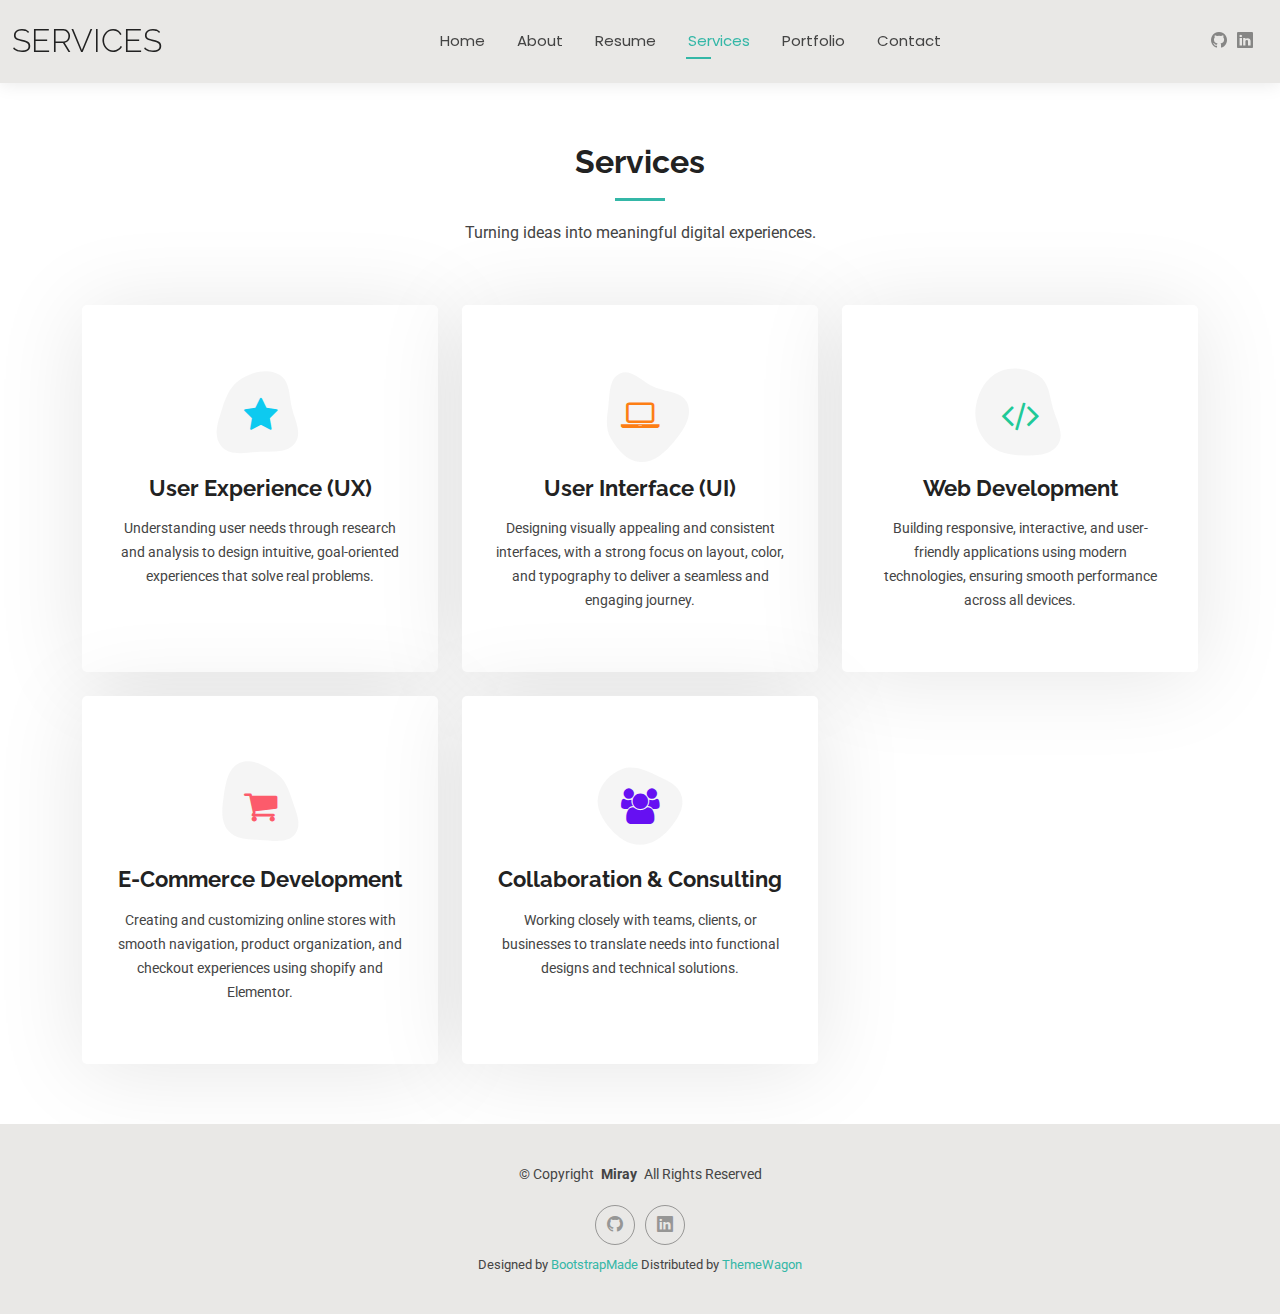
<file: services.html>
<!DOCTYPE html>
<html lang="en">

<head>
  <meta charset="utf-8">
  <meta content="width=device-width, initial-scale=1.0" name="viewport">
  <title>Services</title>
  <meta name="description" content="">
  <meta name="keywords" content="">

  <!-- Favicons -->
  <link href="assets/img/favicon.png" rel="icon">
  <link href="assets/img/apple-touch-icon.png" rel="apple-touch-icon">
  <link rel="stylesheet" href="https://cdnjs.cloudflare.com/ajax/libs/font-awesome/4.7.0/css/font-awesome.min.css">
  <!-- Fonts -->
  <link href="https://fonts.googleapis.com" rel="preconnect">
  <link href="https://fonts.gstatic.com" rel="preconnect" crossorigin>
  <link href="https://fonts.googleapis.com/css2?family=Roboto:ital,wght@0,100;0,300;0,400;0,500;0,700;0,900;1,100;1,300;1,400;1,500;1,700;1,900&family=Poppins:ital,wght@0,100;0,200;0,300;0,400;0,500;0,600;0,700;0,800;0,900;1,100;1,200;1,300;1,400;1,500;1,600;1,700;1,800;1,900&family=Raleway:ital,wght@0,100;0,200;0,300;0,400;0,500;0,600;0,700;0,800;0,900;1,100;1,200;1,300;1,400;1,500;1,600;1,700;1,800;1,900&display=swap" rel="stylesheet">

  <!-- Vendor CSS Files -->
  <link href="assets/vendor/bootstrap/css/bootstrap.min.css" rel="stylesheet">
  <link href="assets/vendor/bootstrap-icons/bootstrap-icons.css" rel="stylesheet">
  <link href="assets/vendor/aos/aos.css" rel="stylesheet">
  <link href="assets/vendor/swiper/swiper-bundle.min.css" rel="stylesheet">
  <link href="assets/vendor/glightbox/css/glightbox.min.css" rel="stylesheet">

  <!-- Main CSS File -->
  <link href="assets/css/main.css" rel="stylesheet">

  <!-- =======================================================
  * Template Name: Kelly
  * Template URL: https://bootstrapmade.com/kelly-free-bootstrap-cv-resume-html-template/
  * Updated: Aug 07 2024 with Bootstrap v5.3.3
  * Author: BootstrapMade.com
  * License: https://bootstrapmade.com/license/
  ======================================================== -->
</head>

<body class="services-page">

  <header id="header" class="header d-flex align-items-center light-background sticky-top">
    <div class="container-fluid position-relative d-flex align-items-center justify-content-between">

      <a href="index.html" class="logo d-flex align-items-center me-auto me-xl-0">
        <!-- Uncomment the line below if you also wish to use an image logo -->
        <!-- <img src="assets/img/logo.png" alt=""> -->
        <h1 class="sitename">Services</h1>
      </a>

      <nav id="navmenu" class="navmenu">
        <ul>
          <li><a href="index.html">Home</a></li>
          <li><a href="about.html">About</a></li>
          <li><a href="resume.html">Resume</a></li>
          <li><a href="services.html" class="active">Services</a></li>
          <li><a href="portfolio.html">Portfolio</a></li>
          <!-- <li class="dropdown"><a href="#"><span>Dropdown</span> <i class="bi bi-chevron-down toggle-dropdown"></i></a>
            <ul>
              <li><a href="#">Dropdown 1</a></li>
              <li class="dropdown"><a href="#"><span>Deep Dropdown</span> <i class="bi bi-chevron-down toggle-dropdown"></i></a>
                <ul>
                  <li><a href="#">Deep Dropdown 1</a></li>
                  <li><a href="#">Deep Dropdown 2</a></li>
                  <li><a href="#">Deep Dropdown 3</a></li>
                  <li><a href="#">Deep Dropdown 4</a></li>
                  <li><a href="#">Deep Dropdown 5</a></li>
                </ul>
              </li>
              <li><a href="#">Dropdown 2</a></li>
              <li><a href="#">Dropdown 3</a></li>
              <li><a href="#">Dropdown 4</a></li>
            </ul>
          </li> -->
          <li><a href="contact.html">Contact</a></li>
        </ul>
        <i class="mobile-nav-toggle d-xl-none bi bi-list"></i>
      </nav>

      <div class="header-social-links">
        <a href="https://github.com/MiraySamer"><i class="bi bi-github"></i></a>
        <a href="https://www.linkedin.com/in/miray-samer-094b97278?utm_source=share&utm_campaign=share_via&utm_content=profile&utm_medium=ios_app"><i class="bi bi-linkedin"></i></a>
      </div>

    </div>
  </header>

  <main class="main">

    <!-- Services Section -->
    <section id="services" class="services section">

      <!-- Section Title -->
      <div class="container section-title" data-aos="fade-up">
        <h2>Services</h2>
        <p>Turning ideas into meaningful digital experiences.</p>
      </div><!-- End Section Title -->

      <div class="container">

        <div class="row gy-4">

          <div class="col-lg-4 col-md-6" data-aos="fade-up" data-aos-delay="100">
            <div class="service-item item-cyan position-relative">
              <div class="icon">
                <svg width="100" height="100" viewBox="0 0 600 600" xmlns="http://www.w3.org/2000/svg">
                  <path stroke="none" stroke-width="0" fill="#f5f5f5" d="M300,521.0016835830174C376.1290562159157,517.8887921683347,466.0731472004068,529.7835943286574,510.70327084640275,468.03025145048787C554.3714126377745,407.6079735673963,508.03601936045806,328.9844924480964,491.2728898941984,256.3432110539036C474.5976632858925,184.082847569629,479.9380746630129,96.60480741107993,416.23090153303,58.64404602377083C348.86323505073057,18.502131276798302,261.93793281208167,40.57373210992963,193.5410806939664,78.93577620505333C130.42746243093433,114.334589627462,98.30271207620316,179.96522072025542,76.75703585869454,249.04625023123273C51.97151888228291,328.5150500222984,13.704378332031375,421.85034740162234,66.52175969318436,486.19268352777647C119.04800174914682,550.1803526380478,217.28368757567262,524.383925680826,300,521.0016835830174"></path>
                </svg>
                <i class="fa fa-star"></i>
              </div>
              <a href="#" class="stretched-link">
                <h3>User Experience (UX)</h3>
              </a>
              <p>Understanding user needs through research and analysis to design intuitive, goal-oriented experiences that solve real problems.</p>
            </div>
          </div><!-- End Service Item -->

          <div class="col-lg-4 col-md-6" data-aos="fade-up" data-aos-delay="200">
            <div class="service-item item-orange position-relative">
              <div class="icon">
                <svg width="100" height="100" viewBox="0 0 600 600" xmlns="http://www.w3.org/2000/svg">
                  <path stroke="none" stroke-width="0" fill="#f5f5f5" d="M300,582.0697525312426C382.5290701553225,586.8405444964366,449.9789794690241,525.3245884688669,502.5850820975895,461.55621195738473C556.606425686781,396.0723002908107,615.8543463187945,314.28637112970534,586.6730223649479,234.56875336149918C558.9533121215079,158.8439757836574,454.9685369536778,164.00468322053177,381.49747125262974,130.76875717737553C312.15926192815925,99.40240125094834,248.97055460311594,18.661163978235184,179.8680185752513,50.54337015887873C110.5421016452524,82.52863877960104,119.82277516462835,180.83849132639028,109.12597500060166,256.43424936330496C100.08760227029461,320.3096726198365,92.17705696193138,384.0621239912766,124.79988738764834,439.7174275375508C164.83382741302287,508.01625554203684,220.96474134820875,577.5009287672846,300,582.0697525312426"></path>
                </svg>
                <i class="fa fa-laptop"></i>
              </div>
              <a href="#" class="stretched-link">
                <h3>User Interface (UI)</h3>
              </a>
              <p>Designing visually appealing and consistent interfaces, with a strong focus on layout, color, and typography to deliver a seamless and engaging journey.</p>
            </div>
          </div><!-- End Service Item -->

          <div class="col-lg-4 col-md-6" data-aos="fade-up" data-aos-delay="300">
            <div class="service-item item-teal position-relative">
              <div class="icon">
                <svg width="100" height="100" viewBox="0 0 600 600" xmlns="http://www.w3.org/2000/svg">
                  <path stroke="none" stroke-width="0" fill="#f5f5f5" d="M300,541.5067337569781C382.14930387511276,545.0595476570109,479.8736841581634,548.3450877840088,526.4010558755058,480.5488172755941C571.5218469581645,414.80211281144784,517.5187510058486,332.0715597781072,496.52539010469104,255.14436215662573C477.37192572678356,184.95920475031193,473.57363656557914,105.61284051026155,413.0603344069578,65.22779650032875C343.27470386102294,18.654635553484475,251.2091493199835,5.337323636656869,175.0934190732945,40.62881213300186C97.87086631185822,76.43348514350839,51.98124368387456,156.15599469081315,36.44837278890362,239.84606092416172C21.716077023791087,319.22268207091537,43.775223500013084,401.1760424656574,96.891909868211,461.97329694683043C147.22146801428983,519.5804099606455,223.5754009179313,538.201503339737,300,541.5067337569781"></path>
                </svg>
                <i class="fa fa-code"></i>
              </div>
              <a href="#" class="stretched-link">
                <h3>Web Development</h3>
              </a>
              <p>Building responsive, interactive, and user-friendly applications using modern technologies, ensuring smooth performance across all devices.</p>
            </div>
          </div><!-- End Service Item -->

         <div class="col-lg-4 col-md-6" data-aos="fade-up" data-aos-delay="400">
            <div class="service-item item-red position-relative">
              <div class="icon">
                <svg width="100" height="100" viewBox="0 0 600 600" xmlns="http://www.w3.org/2000/svg">
                  <path stroke="none" stroke-width="0" fill="#f5f5f5" d="M300,503.46388370962813C374.79870501325706,506.71871716319447,464.8034551963731,527.1746412648533,510.4981551193396,467.86667711651364C555.9287308511215,408.9015244558933,512.6030010748507,327.5744911775523,490.211057578863,256.5855673507754C471.097692560561,195.9906835881958,447.69079081568157,138.11976852964426,395.19560036434837,102.3242989838813C329.3053358748298,57.3949838291264,248.02791733380457,8.279543830951368,175.87071277845988,42.242879143198664C103.41431057327972,76.34704239035025,93.79494320519305,170.9812938413882,81.28167332365135,250.07896920659033C70.17666984294237,320.27484674793965,64.84698225790005,396.69656628748305,111.28512138212992,450.4950937839243C156.20124167950087,502.5303643271138,231.32542653798444,500.4755392045468,300,503.46388370962813"></path>
                </svg>
                <i class="fa fa-shopping-cart"></i>
              </div>
              <a href="#" class="stretched-link">
                <h3>E-Commerce Development</h3>
              </a>
              <p>Creating and customizing online stores with smooth navigation, product organization, and checkout experiences using shopify and Elementor.</p>
              <a href="#" class="stretched-link"></a>
            </div>
          </div>

          <div class="col-lg-4 col-md-6" data-aos="fade-up" data-aos-delay="500">
            <div class="service-item item-indigo position-relative">
              <div class="icon">
                <svg width="100" height="100" viewBox="0 0 600 600" xmlns="http://www.w3.org/2000/svg">
                  <path stroke="none" stroke-width="0" fill="#f5f5f5" d="M300,532.3542879108572C369.38199826031484,532.3153073249985,429.10787420159085,491.63046689027357,474.5244479745417,439.17860296908856C522.8885846962883,383.3225815378663,569.1668002868075,314.3205725914397,550.7432151929288,242.7694973846089C532.6665558377875,172.5657663291529,456.2379748765914,142.6223662098291,390.3689995646985,112.34683881706744C326.66090330228417,83.06452184765237,258.84405631176094,53.51806209861945,193.32584062364296,78.48882559362697C121.61183558270385,105.82097193414197,62.805066853699245,167.19869350419734,48.57481801355237,242.6138429142374C34.843463184063346,315.3850353017275,76.69343916112496,383.4422959591041,125.22947124332185,439.3748458443577C170.7312796277747,491.8107796887764,230.57421082200815,532.3932930995766,300,532.3542879108572"></path>
                </svg>
                <i class="fa fa-group"></i>
              </div>
              <a href="#" class="stretched-link">
                <h3>Collaboration & Consulting</h3>
              </a>
              <p>Working closely with teams, clients, or businesses to translate needs into functional designs and technical solutions.</p>
              <a href="#" class="stretched-link"></a>
            </div>
          </div>

         <!-- <div class="col-lg-4 col-md-6" data-aos="fade-up" data-aos-delay="600">
            <div class="service-item item-pink position-relative">
              <div class="icon">
                <svg width="100" height="100" viewBox="0 0 600 600" xmlns="http://www.w3.org/2000/svg">
                  <path stroke="none" stroke-width="0" fill="#f5f5f5" d="M300,566.797414625762C385.7384707136149,576.1784315230908,478.7894351017131,552.8928747891023,531.9192734346935,484.94944893311C584.6109503024035,417.5663521118492,582.489472248146,322.67544863468447,553.9536738515405,242.03673114598146C529.1557734026468,171.96086150256528,465.24506316201064,127.66468636344209,395.9583748389544,100.7403814666027C334.2173773831606,76.7482773500951,269.4350130405921,84.62216499799875,207.1952322260088,107.2889140133804C132.92018162631612,134.33871894543012,41.79353780512637,160.00259165414826,22.644507872594943,236.69541883565114C3.319112789854554,314.0945973066697,72.72355303640163,379.243833228382,124.04198916343866,440.3218312028393C172.9286146004772,498.5055451809895,224.45579914871206,558.5317968840102,300,566.797414625762"></path>
                </svg>
                <i class="bi bi-chat-square-text"></i>
              </div>
              <a href="#" class="stretched-link">
                <h3>Dolori Architecto</h3>
              </a>
              <p>Hic molestias ea quibusdam eos. Fugiat enim doloremque aut neque non et debitis iure. Corrupti recusandae ducimus enim.</p>
              <a href="#" class="stretched-link"></a>
            </div>
          </div> -->

        </div>

      </div>

    </section><!-- /Services Section -->

  </main>

  <footer id="footer" class="footer light-background">

    <div class="container">
      <div class="copyright text-center ">
        <p>© <span>Copyright</span> <strong class="px-1 sitename">Miray</strong> <span>All Rights Reserved<br></span></p>
      </div>
      <div class="social-links d-flex justify-content-center">
      
        <a href="https://github.com/MiraySamer"><i class="bi bi-github"></i></a>
        <a href="https://www.linkedin.com/in/miray-samer-094b97278?utm_source=share&utm_campaign=share_via&utm_content=profile&utm_medium=ios_app"><i class="bi bi-linkedin"></i></a>
      </div>
      <div class="credits">
        <!-- All the links in the footer should remain intact. -->
        <!-- You can delete the links only if you've purchased the pro version. -->
        <!-- Licensing information: https://bootstrapmade.com/license/ -->
        <!-- Purchase the pro version with working PHP/AJAX contact form: [buy-url] -->
        Designed by <a href="https://bootstrapmade.com/">BootstrapMade</a> Distributed by <a href="https://themewagon.com">ThemeWagon</a>
      </div>
    </div>

  </footer>

  <!-- Scroll Top -->
  <a href="#" id="scroll-top" class="scroll-top d-flex align-items-center justify-content-center"><i class="bi bi-arrow-up-short"></i></a>

  <!-- Preloader -->
  <div id="preloader"></div>

  <!-- Vendor JS Files -->
  <script src="assets/vendor/bootstrap/js/bootstrap.bundle.min.js"></script>
  <script src="assets/vendor/php-email-form/validate.js"></script>
  <script src="assets/vendor/aos/aos.js"></script>
  <script src="assets/vendor/waypoints/noframework.waypoints.js"></script>
  <script src="assets/vendor/purecounter/purecounter_vanilla.js"></script>
  <script src="assets/vendor/swiper/swiper-bundle.min.js"></script>
  <script src="assets/vendor/glightbox/js/glightbox.min.js"></script>
  <script src="assets/vendor/imagesloaded/imagesloaded.pkgd.min.js"></script>
  <script src="assets/vendor/isotope-layout/isotope.pkgd.min.js"></script>

  <!-- Main JS File -->
  <script src="assets/js/main.js"></script>

</body>

</html>
</file>
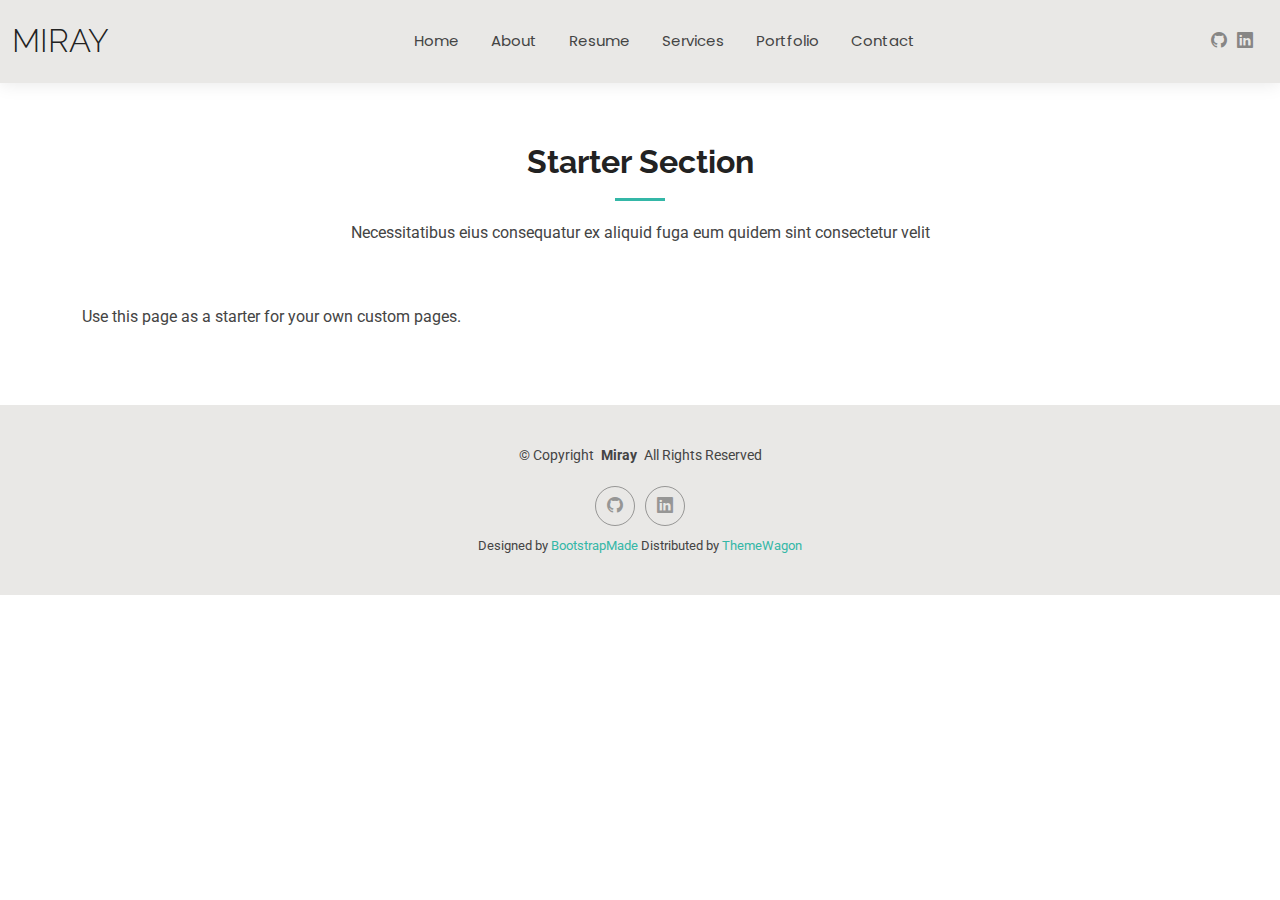
<file: starter-page.html>
<!DOCTYPE html>
<html lang="en">

<head>
  <meta charset="utf-8">
  <meta content="width=device-width, initial-scale=1.0" name="viewport">
  <title>Starter Page</title>
  <meta name="description" content="">
  <meta name="keywords" content="">

  <!-- Favicons -->
  <link href="assets/img/favicon.png" rel="icon">
  <link href="assets/img/apple-touch-icon.png" rel="apple-touch-icon">

  <!-- Fonts -->
  <link href="https://fonts.googleapis.com" rel="preconnect">
  <link href="https://fonts.gstatic.com" rel="preconnect" crossorigin>
  <link href="https://fonts.googleapis.com/css2?family=Roboto:ital,wght@0,100;0,300;0,400;0,500;0,700;0,900;1,100;1,300;1,400;1,500;1,700;1,900&family=Poppins:ital,wght@0,100;0,200;0,300;0,400;0,500;0,600;0,700;0,800;0,900;1,100;1,200;1,300;1,400;1,500;1,600;1,700;1,800;1,900&family=Raleway:ital,wght@0,100;0,200;0,300;0,400;0,500;0,600;0,700;0,800;0,900;1,100;1,200;1,300;1,400;1,500;1,600;1,700;1,800;1,900&display=swap" rel="stylesheet">

  <!-- Vendor CSS Files -->
  <link href="assets/vendor/bootstrap/css/bootstrap.min.css" rel="stylesheet">
  <link href="assets/vendor/bootstrap-icons/bootstrap-icons.css" rel="stylesheet">
  <link href="assets/vendor/aos/aos.css" rel="stylesheet">
  <link href="assets/vendor/swiper/swiper-bundle.min.css" rel="stylesheet">
  <link href="assets/vendor/glightbox/css/glightbox.min.css" rel="stylesheet">

  <!-- Main CSS File -->
  <link href="assets/css/main.css" rel="stylesheet">

  <!-- =======================================================
  * Template Name: Kelly
  * Template URL: https://bootstrapmade.com/kelly-free-bootstrap-cv-resume-html-template/
  * Updated: Aug 07 2024 with Bootstrap v5.3.3
  * Author: BootstrapMade.com
  * License: https://bootstrapmade.com/license/
  ======================================================== -->
</head>

<body class="starter-page-page">

  <header id="header" class="header d-flex align-items-center light-background sticky-top">
    <div class="container-fluid position-relative d-flex align-items-center justify-content-between">

      <a href="index.html" class="logo d-flex align-items-center me-auto me-xl-0">
        <!-- Uncomment the line below if you also wish to use an image logo -->
        <!-- <img src="assets/img/logo.png" alt=""> -->
        <h1 class="sitename">Miray</h1>
      </a>

      <nav id="navmenu" class="navmenu">
        <ul>
          <li><a href="index.html">Home</a></li>
          <li><a href="about.html">About</a></li>
          <li><a href="resume.html">Resume</a></li>
          <li><a href="services.html">Services</a></li>
          <li><a href="portfolio.html">Portfolio</a></li>
          <!-- <li class="dropdown"><a href="#"><span>Dropdown</span> <i class="bi bi-chevron-down toggle-dropdown"></i></a>
            <ul>
              <li><a href="#">Dropdown 1</a></li>
              <li class="dropdown"><a href="#"><span>Deep Dropdown</span> <i class="bi bi-chevron-down toggle-dropdown"></i></a>
                <ul>
                  <li><a href="#">Deep Dropdown 1</a></li>
                  <li><a href="#">Deep Dropdown 2</a></li>
                  <li><a href="#">Deep Dropdown 3</a></li>
                  <li><a href="#">Deep Dropdown 4</a></li>
                  <li><a href="#">Deep Dropdown 5</a></li>
                </ul>
              </li>
              <li><a href="#">Dropdown 2</a></li>
              <li><a href="#">Dropdown 3</a></li>
              <li><a href="#">Dropdown 4</a></li>
            </ul>
          </li> -->
          </li>
          <li><a href="contact.html">Contact</a></li>
        </ul>
        <i class="mobile-nav-toggle d-xl-none bi bi-list"></i>
      </nav>

      <div class="header-social-links">
        <a href="https://github.com/MiraySamer"><i class="bi bi-github"></i></a>
        <a href="https://www.linkedin.com/in/miray-samer-094b97278?utm_source=share&utm_campaign=share_via&utm_content=profile&utm_medium=ios_app"><i class="bi bi-linkedin"></i></a>
      </div>

    </div>
  </header>

  <main class="main">

    <!-- Starter Section Section -->
    <section id="starter-section" class="starter-section section">

      <!-- Section Title -->
      <div class="container section-title" data-aos="fade-up">
        <h2>Starter Section</h2>
        <p>Necessitatibus eius consequatur ex aliquid fuga eum quidem sint consectetur velit</p>
      </div><!-- End Section Title -->

      <div class="container" data-aos="fade-up">
        <p>Use this page as a starter for your own custom pages.</p>
      </div>

    </section><!-- /Starter Section Section -->

  </main>

  <footer id="footer" class="footer light-background">

    <div class="container">
      <div class="copyright text-center ">
        <p>© <span>Copyright</span> <strong class="px-1 sitename">Miray</strong> <span>All Rights Reserved<br></span></p>
      </div>
      <div class="social-links d-flex justify-content-center">
      
        <a href="https://github.com/MiraySamer"><i class="bi bi-github"></i></a>
        <a href="https://www.linkedin.com/in/miray-samer-094b97278?utm_source=share&utm_campaign=share_via&utm_content=profile&utm_medium=ios_app"><i class="bi bi-linkedin"></i></a>
      </div>
      <div class="credits">
        <!-- All the links in the footer should remain intact. -->
        <!-- You can delete the links only if you've purchased the pro version. -->
        <!-- Licensing information: https://bootstrapmade.com/license/ -->
        <!-- Purchase the pro version with working PHP/AJAX contact form: [buy-url] -->
        Designed by <a href="https://bootstrapmade.com/">BootstrapMade</a> Distributed by <a href="https://themewagon.com">ThemeWagon</a>
      </div>
    </div>

  </footer>

  <!-- Scroll Top -->
  <a href="#" id="scroll-top" class="scroll-top d-flex align-items-center justify-content-center"><i class="bi bi-arrow-up-short"></i></a>

  <!-- Preloader -->
  <div id="preloader"></div>

  <!-- Vendor JS Files -->
  <script src="assets/vendor/bootstrap/js/bootstrap.bundle.min.js"></script>
  <script src="assets/vendor/php-email-form/validate.js"></script>
  <script src="assets/vendor/aos/aos.js"></script>
  <script src="assets/vendor/waypoints/noframework.waypoints.js"></script>
  <script src="assets/vendor/purecounter/purecounter_vanilla.js"></script>
  <script src="assets/vendor/swiper/swiper-bundle.min.js"></script>
  <script src="assets/vendor/glightbox/js/glightbox.min.js"></script>
  <script src="assets/vendor/imagesloaded/imagesloaded.pkgd.min.js"></script>
  <script src="assets/vendor/isotope-layout/isotope.pkgd.min.js"></script>

  <!-- Main JS File -->
  <script src="assets/js/main.js"></script>

</body>

</html>
</file>
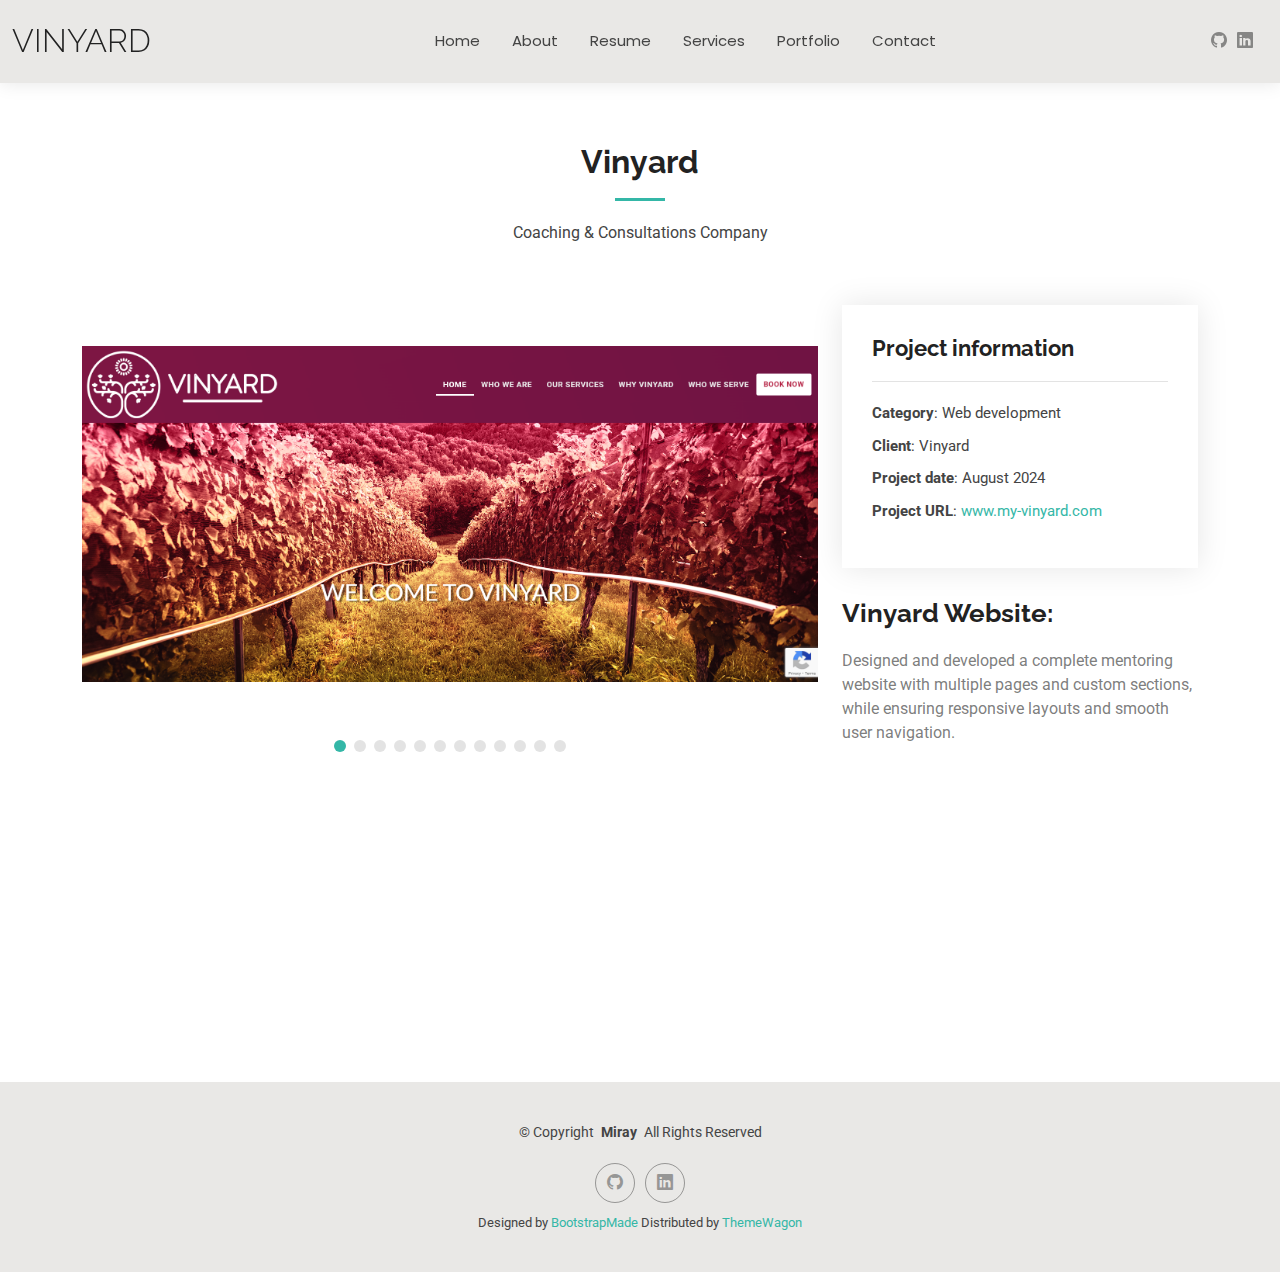
<file: vinyard.html>
<!DOCTYPE html>
<html lang="en">

<head>
  <meta charset="utf-8">
  <meta content="width=device-width, initial-scale=1.0" name="viewport">
  <title>Vinyard</title>
  <meta name="description" content="">
  <meta name="keywords" content="">

  <!-- Favicons -->
  <link href="assets/img/favicon.png" rel="icon">
  <link href="assets/img/apple-touch-icon.png" rel="apple-touch-icon">

  <!-- Fonts -->
  <link href="https://fonts.googleapis.com" rel="preconnect">
  <link href="https://fonts.gstatic.com" rel="preconnect" crossorigin>
  <link href="https://fonts.googleapis.com/css2?family=Roboto:ital,wght@0,100;0,300;0,400;0,500;0,700;0,900;1,100;1,300;1,400;1,500;1,700;1,900&family=Poppins:ital,wght@0,100;0,200;0,300;0,400;0,500;0,600;0,700;0,800;0,900;1,100;1,200;1,300;1,400;1,500;1,600;1,700;1,800;1,900&family=Raleway:ital,wght@0,100;0,200;0,300;0,400;0,500;0,600;0,700;0,800;0,900;1,100;1,200;1,300;1,400;1,500;1,600;1,700;1,800;1,900&display=swap" rel="stylesheet">

  <!-- Vendor CSS Files -->
  <link href="assets/vendor/bootstrap/css/bootstrap.min.css" rel="stylesheet">
  <link href="assets/vendor/bootstrap-icons/bootstrap-icons.css" rel="stylesheet">
  <link href="assets/vendor/aos/aos.css" rel="stylesheet">
  <link href="assets/vendor/swiper/swiper-bundle.min.css" rel="stylesheet">
  <link href="assets/vendor/glightbox/css/glightbox.min.css" rel="stylesheet">

  <!-- Main CSS File -->
  <link href="assets/css/main.css" rel="stylesheet">

  <!-- =======================================================
  * Template Name: Kelly
  * Template URL: https://bootstrapmade.com/kelly-free-bootstrap-cv-resume-html-template/
  * Updated: Aug 07 2024 with Bootstrap v5.3.3
  * Author: BootstrapMade.com
  * License: https://bootstrapmade.com/license/
  ======================================================== -->
</head>

<body class="portfolio-details-page">

  <header id="header" class="header d-flex align-items-center light-background sticky-top">
    <div class="container-fluid position-relative d-flex align-items-center justify-content-between">

      <a href="index.html" class="logo d-flex align-items-center me-auto me-xl-0">
        <!-- Uncomment the line below if you also wish to use an image logo -->
        <!-- <img src="assets/img/logo.png" alt=""> -->
        <h1 class="sitename">Vinyard</h1>
      </a>

      <nav id="navmenu" class="navmenu">
        <ul>
          <li><a href="index.html">Home</a></li>
          <li><a href="about.html">About</a></li>
          <li><a href="resume.html">Resume</a></li>
          <li><a href="services.html">Services</a></li>
          <li><a href="portfolio.html">Portfolio</a></li>
          <!-- <li class="dropdown"><a href="#"><span>Dropdown</span> <i class="bi bi-chevron-down toggle-dropdown"></i></a>
            <ul>
              <li><a href="#">Dropdown 1</a></li>
              <li class="dropdown"><a href="#"><span>Deep Dropdown</span> <i class="bi bi-chevron-down toggle-dropdown"></i></a>
                <ul>
                  <li><a href="#">Deep Dropdown 1</a></li>
                  <li><a href="#">Deep Dropdown 2</a></li>
                  <li><a href="#">Deep Dropdown 3</a></li>
                  <li><a href="#">Deep Dropdown 4</a></li>
                  <li><a href="#">Deep Dropdown 5</a></li>
                </ul>
              </li>
              <li><a href="#">Dropdown 2</a></li>
              <li><a href="#">Dropdown 3</a></li>
              <li><a href="#">Dropdown 4</a></li>
            </ul>
          </li> -->
          <li><a href="contact.html">Contact</a></li>
        </ul>
        <i class="mobile-nav-toggle d-xl-none bi bi-list"></i>
      </nav>

      <div class="header-social-links">
        <a href="https://github.com/MiraySamer"><i class="bi bi-github"></i></a>
        <a href="https://www.linkedin.com/in/miray-samer-094b97278?utm_source=share&utm_campaign=share_via&utm_content=profile&utm_medium=ios_app"><i class="bi bi-linkedin"></i></a>
      </div>

    </div>
  </header>

  <main class="main">

    <!-- Portfolio Details Section -->
    <section id="portfolio-details" class="portfolio-details section">

      <!-- Section Title -->
      <div class="container section-title" data-aos="fade-up">
        <h2>Vinyard</h2>
        <p>Coaching & Consultations Company</p>
      </div><!-- End Section Title -->

      <div class="container" data-aos="fade-up" data-aos-delay="100">

        <div class="row gy-4">

          <div class="col-lg-8">
            <div class="portfolio-details-slider swiper init-swiper">

              <script type="application/json" class="swiper-config">
                {
                  "loop": true,
                  "speed": 600,
                  "autoplay": {
                    "delay": 5000
                  },
                  "slidesPerView": "auto",
                  "pagination": {
                    "el": ".swiper-pagination",
                    "type": "bullets",
                    "clickable": true
                  }
                }
              </script>

              <div class="swiper-wrapper align-items-center">

                <div class="swiper-slide">
                  <img src="assets/img/vinyard/Screenshot 2026-01-18 135649.png" alt="">
                </div>

                <div class="swiper-slide">
                  <img src="assets/img/vinyard/Screenshot 2026-01-18 135720.png" alt="">
                </div>

                <div class="swiper-slide">
                  <img src="assets/img/vinyard/Screenshot 2026-01-18 135738.png" alt="">
                </div>

                <div class="swiper-slide">
                  <img src="assets/img/vinyard/Screenshot 2026-01-18 135753.png" alt="">
                </div>

                <div class="swiper-slide">
                  <img src="assets/img/vinyard/Screenshot 2026-01-18 135807.png" alt="">
                </div>

                <div class="swiper-slide">
                  <img src="assets/img/vinyard/Screenshot 2026-01-18 135814.png" alt="">
                </div>

                <div class="swiper-slide">
                  <img src="assets/img/vinyard/Screenshot 2026-01-18 135830.png" alt="">
                </div>

                <div class="swiper-slide">
                  <img src="assets/img/vinyard/Screenshot 2026-01-18 135837.png" alt="">
                </div>

                <div class="swiper-slide">
                  <img src="assets/img/vinyard/Screenshot 2026-01-18 135841.png" alt="">
                </div>

                <div class="swiper-slide">
                  <img src="assets/img/vinyard/Screenshot 2026-01-18 135909.png" alt="">
                </div>

                <div class="swiper-slide">
                  <img src="assets/img/vinyard/Screenshot 2026-01-18 135925.png" alt="">
                </div>

                <div class="swiper-slide">
                  <img src="assets/img/vinyard/Screenshot 2026-01-18 135941.png" alt="">
                </div>

              </div>
              <div class="swiper-pagination"></div>
            </div>
          </div>

          <div class="col-lg-4">
            <div class="portfolio-info" data-aos="fade-up" data-aos-delay="200">
              <h3>Project information</h3>
              <ul>
                <li><strong>Category</strong>: Web development</li>
                <li><strong>Client</strong>: Vinyard</li>
                <li><strong>Project date</strong>: August 2024</li>
                <li><strong>Project URL</strong>: <a href="https://my-vinyard.com/">www.my-vinyard.com</a></li>
              </ul>
            </div>
            <div class="portfolio-description" data-aos="fade-up" data-aos-delay="300">
              <h2>Vinyard Website:</h2>
              <p>
                Designed and developed a complete mentoring website with multiple pages and custom sections, while ensuring responsive layouts and smooth user navigation.
        </p>
            </div>
         </div>
            <div class="portfolio-info" data-aos="fade-up" data-aos-delay="200">
                <h3> Technology used </h3>
                <ul>
                    <li><strong>• E-Commerce platform: </strong>Wordpress/elementor</li>
                    <li><strong>• Tech Stack: </strong>WordPress (Elementor)  using HTML, CSS, JavaScript, PHP, Page builders, Plugins, and CMS tools.</li>
                    <li><strong>• Customed sections: </strong>Online appointment Scheduling. </li>
                </ul>
            </div>
          </div>

        </div>

      </div>

    </section><!-- /Portfolio Details Section -->

  </main>

  <footer id="footer" class="footer light-background">

    <div class="container">
      <div class="copyright text-center ">
        <p>© <span>Copyright</span> <strong class="px-1 sitename">Miray</strong> <span>All Rights Reserved<br></span></p>
      </div>
      <div class="social-links d-flex justify-content-center">
      
        <a href="https://github.com/MiraySamer"><i class="bi bi-github"></i></a>
        <a href="https://www.linkedin.com/in/miray-samer-094b97278?utm_source=share&utm_campaign=share_via&utm_content=profile&utm_medium=ios_app"><i class="bi bi-linkedin"></i></a>
      </div>
      <div class="credits">
        <!-- All the links in the footer should remain intact. -->
        <!-- You can delete the links only if you've purchased the pro version. -->
        <!-- Licensing information: https://bootstrapmade.com/license/ -->
        <!-- Purchase the pro version with working PHP/AJAX contact form: [buy-url] -->
        Designed by <a href="https://bootstrapmade.com/">BootstrapMade</a> Distributed by <a href="https://themewagon.com">ThemeWagon</a>
      </div>
    </div>

  </footer>

  <!-- Scroll Top -->
  <a href="#" id="scroll-top" class="scroll-top d-flex align-items-center justify-content-center"><i class="bi bi-arrow-up-short"></i></a>

  <!-- Preloader -->
  <div id="preloader"></div>

  <!-- Vendor JS Files -->
  <script src="assets/vendor/bootstrap/js/bootstrap.bundle.min.js"></script>
  <script src="assets/vendor/php-email-form/validate.js"></script>
  <script src="assets/vendor/aos/aos.js"></script>
  <script src="assets/vendor/waypoints/noframework.waypoints.js"></script>
  <script src="assets/vendor/purecounter/purecounter_vanilla.js"></script>
  <script src="assets/vendor/swiper/swiper-bundle.min.js"></script>
  <script src="assets/vendor/glightbox/js/glightbox.min.js"></script>
  <script src="assets/vendor/imagesloaded/imagesloaded.pkgd.min.js"></script>
  <script src="assets/vendor/isotope-layout/isotope.pkgd.min.js"></script>

  <!-- Main JS File -->
  <script src="assets/js/main.js"></script>

</body>

</html>
</file>
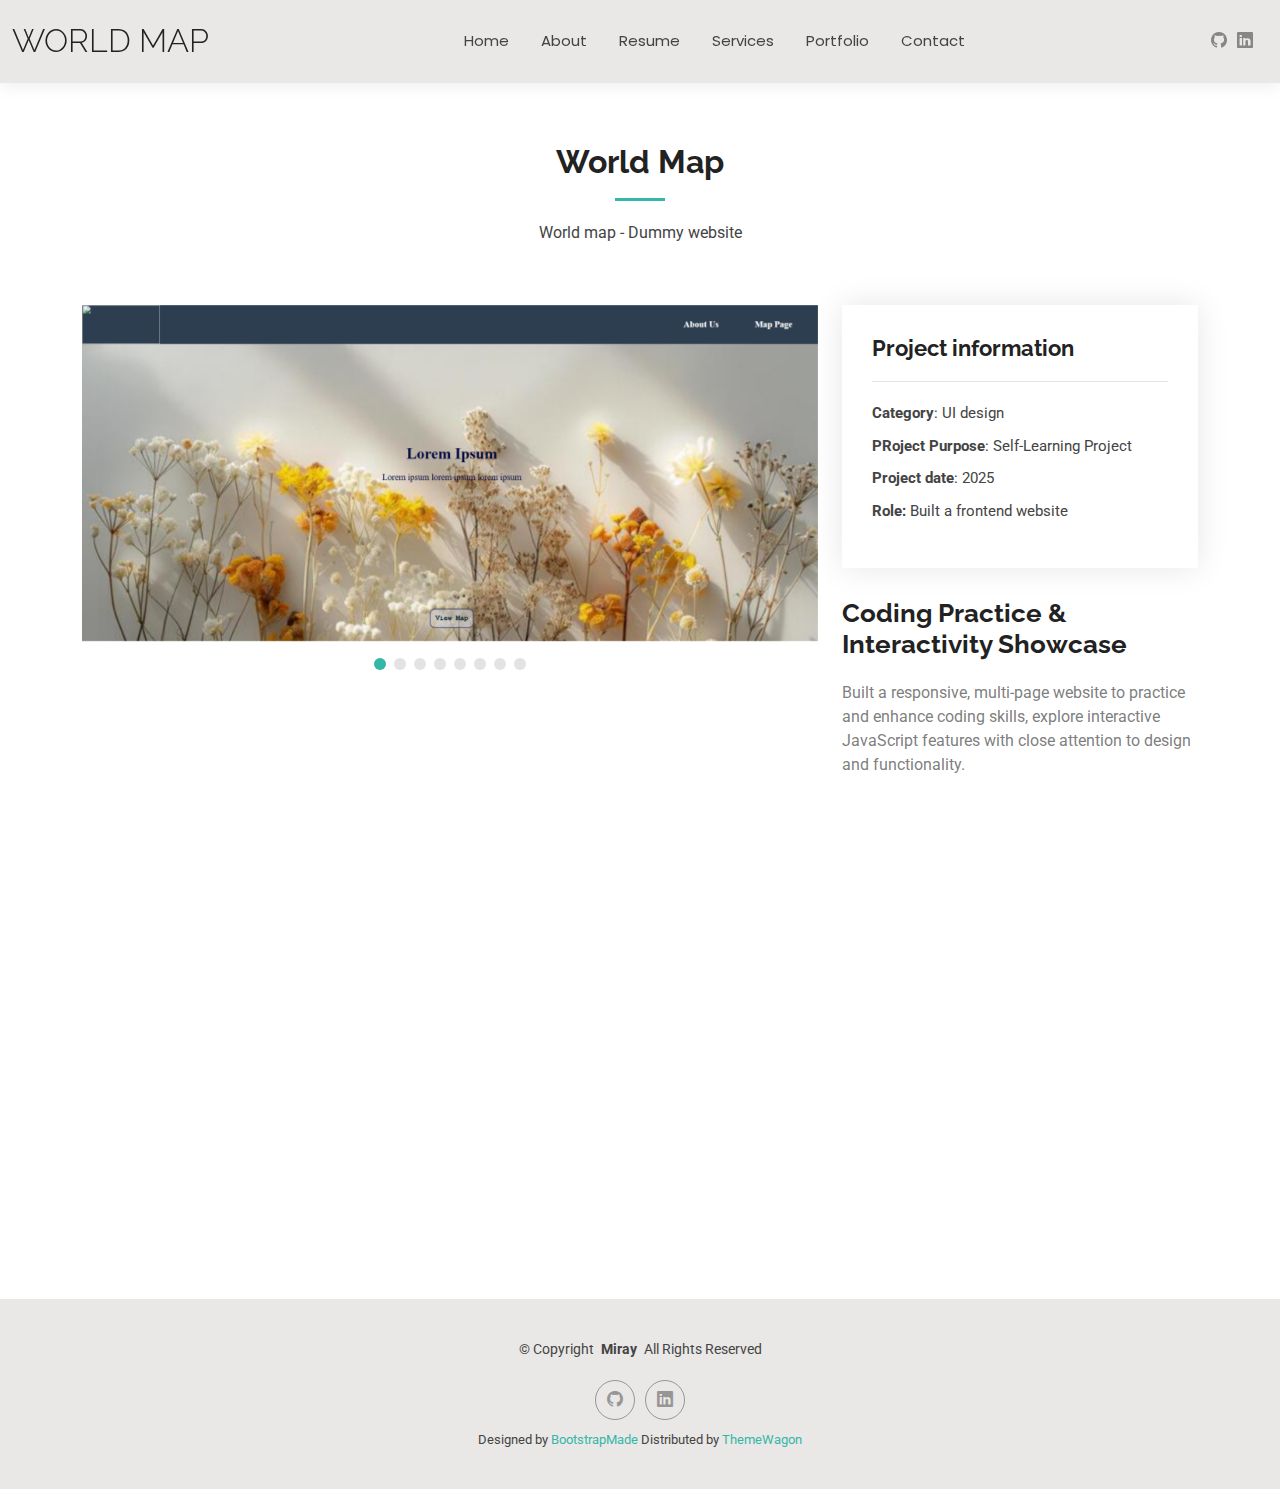
<file: worldmap.html>
<!DOCTYPE html>
<html lang="en">

<head>
  <meta charset="utf-8">
  <meta content="width=device-width, initial-scale=1.0" name="viewport">
  <title>World Map</title>
  <meta name="description" content="">
  <meta name="keywords" content="">

  <!-- Favicons -->
  <link href="assets/img/favicon.png" rel="icon">
  <link href="assets/img/apple-touch-icon.png" rel="apple-touch-icon">

  <!-- Fonts -->
  <link href="https://fonts.googleapis.com" rel="preconnect">
  <link href="https://fonts.gstatic.com" rel="preconnect" crossorigin>
  <link href="https://fonts.googleapis.com/css2?family=Roboto:ital,wght@0,100;0,300;0,400;0,500;0,700;0,900;1,100;1,300;1,400;1,500;1,700;1,900&family=Poppins:ital,wght@0,100;0,200;0,300;0,400;0,500;0,600;0,700;0,800;0,900;1,100;1,200;1,300;1,400;1,500;1,600;1,700;1,800;1,900&family=Raleway:ital,wght@0,100;0,200;0,300;0,400;0,500;0,600;0,700;0,800;0,900;1,100;1,200;1,300;1,400;1,500;1,600;1,700;1,800;1,900&display=swap" rel="stylesheet">

  <!-- Vendor CSS Files -->
  <link href="assets/vendor/bootstrap/css/bootstrap.min.css" rel="stylesheet">
  <link href="assets/vendor/bootstrap-icons/bootstrap-icons.css" rel="stylesheet">
  <link href="assets/vendor/aos/aos.css" rel="stylesheet">
  <link href="assets/vendor/swiper/swiper-bundle.min.css" rel="stylesheet">
  <link href="assets/vendor/glightbox/css/glightbox.min.css" rel="stylesheet">

  <!-- Main CSS File -->
  <link href="assets/css/main.css" rel="stylesheet">

  <!-- =======================================================
  * Template Name: Kelly
  * Template URL: https://bootstrapmade.com/kelly-free-bootstrap-cv-resume-html-template/
  * Updated: Aug 07 2024 with Bootstrap v5.3.3
  * Author: BootstrapMade.com
  * License: https://bootstrapmade.com/license/
  ======================================================== -->
</head>

<body class="portfolio-details-page">

  <header id="header" class="header d-flex align-items-center light-background sticky-top">
    <div class="container-fluid position-relative d-flex align-items-center justify-content-between">

      <a href="index.html" class="logo d-flex align-items-center me-auto me-xl-0">
        <!-- Uncomment the line below if you also wish to use an image logo -->
        <!-- <img src="assets/img/logo.png" alt=""> -->
        <h1 class="sitename">World Map</h1>
      </a>

      <nav id="navmenu" class="navmenu">
        <ul>
          <li><a href="index.html">Home</a></li>
          <li><a href="about.html">About</a></li>
          <li><a href="resume.html">Resume</a></li>
          <li><a href="services.html">Services</a></li>
          <li><a href="portfolio.html">Portfolio</a></li>
          <!-- <li class="dropdown"><a href="#"><span>Dropdown</span> <i class="bi bi-chevron-down toggle-dropdown"></i></a>
            <ul>
              <li><a href="#">Dropdown 1</a></li>
              <li class="dropdown"><a href="#"><span>Deep Dropdown</span> <i class="bi bi-chevron-down toggle-dropdown"></i></a>
                <ul>
                  <li><a href="#">Deep Dropdown 1</a></li>
                  <li><a href="#">Deep Dropdown 2</a></li>
                  <li><a href="#">Deep Dropdown 3</a></li>
                  <li><a href="#">Deep Dropdown 4</a></li>
                  <li><a href="#">Deep Dropdown 5</a></li>
                </ul>
              </li>
              <li><a href="#">Dropdown 2</a></li>
              <li><a href="#">Dropdown 3</a></li>
              <li><a href="#">Dropdown 4</a></li>
            </ul>
          </li> -->
          <li><a href="contact.html">Contact</a></li>
        </ul>
        <i class="mobile-nav-toggle d-xl-none bi bi-list"></i>
      </nav>

      <div class="header-social-links">
        <a href="https://github.com/MiraySamer"><i class="bi bi-github"></i></a>
        <a href="https://www.linkedin.com/in/miray-samer-094b97278?utm_source=share&utm_campaign=share_via&utm_content=profile&utm_medium=ios_app"><i class="bi bi-linkedin"></i></a>
      </div>

    </div>
  </header>

  <main class="main">

    <!-- Portfolio Details Section -->
    <section id="portfolio-details" class="portfolio-details section">

      <!-- Section Title -->
      <div class="container section-title" data-aos="fade-up">
        <h2>World Map</h2>
        <p>World map - Dummy website</p>
      </div><!-- End Section Title -->

      <div class="container" data-aos="fade-up" data-aos-delay="100">

        <div class="row gy-4">

          <div class="col-lg-8">
            <div class="portfolio-details-slider swiper init-swiper">

              <script type="application/json" class="swiper-config">
                {
                  "loop": true,
                  "speed": 600,
                  "autoplay": {
                    "delay": 5000
                  },
                  "slidesPerView": "auto",
                  "pagination": {
                    "el": ".swiper-pagination",
                    "type": "bullets",
                    "clickable": true
                  }
                }
              </script>

              <div class="swiper-wrapper align-items-center">

                <div class="swiper-slide">
                  <img src="assets/img/dummy/home.png" alt="">
                </div>

                <div class="swiper-slide">
                    <img src="assets/img/dummy/about.png" alt="">
                </div>

                <div class="swiper-slide">
                    <img src="assets/img/dummy/history.png" alt="">
                </div>

                <div class="swiper-slide">
                    <img src="assets/img/dummy/plans.png" alt="">
                </div>

                <div class="swiper-slide">
                    <img src="assets/img/dummy/map.png" alt="">
                </div>
  
                  <div class="swiper-slide">
                    <img src="assets/img/dummy/europe.png" alt="">
                </div>
  
                  <div class="swiper-slide">
                    <img src="assets/img/dummy/africa.png" alt="">
                </div>
  
                  <div class="swiper-slide">
                    <img src="assets/img/dummy/australia.png" alt="">
                </div>

              </div>
              <div class="swiper-pagination"></div>
            </div>
          </div>

          <div class="col-lg-4">
            <div class="portfolio-info" data-aos="fade-up" data-aos-delay="200">
              <h3>Project information</h3>
              <ul>
                <li><strong>Category</strong>: UI design</li>
                <li><strong>PRoject Purpose</strong>: Self-Learning Project </li>
                <li><strong>Project date</strong>: 2025</li>
                <li><strong>Role:</strong> Built a frontend website</li>
              </ul>
            </div>
            <div class="portfolio-description" data-aos="fade-up" data-aos-delay="300">
              <h2>Coding Practice & Interactivity Showcase</h2>
              <p>
                Built a responsive, multi-page website to practice and enhance coding skills, explore interactive JavaScript features with close attention to design and functionality.</p>
            </div>  
          </div>

          <div class="portfolio-info" data-aos="fade-up" data-aos-delay="200">
            <h3> Technology used </h3>
            <ul>
                <li><strong>• HTML </strong></li>
                <li><strong>• CSS </strong></li>
                <li><strong>• JavaScript </strong></li>
                
            </ul>
        </div>

        <div class="portfolio-info" data-aos="fade-up" data-aos-delay="200">
            <h3> Learning & Highlights </h3>
            <p> Through this project, I explored new development techniques, implemented smooth animations, and created multiple interactive tabs within a single page.</p>
        </div>

        </div>

      </div>

    </section><!-- /Portfolio Details Section -->

  </main>

  <footer id="footer" class="footer light-background">

    <div class="container">
      <div class="copyright text-center ">
        <p>© <span>Copyright</span> <strong class="px-1 sitename">Miray</strong> <span>All Rights Reserved<br></span></p>
      </div>
      <div class="social-links d-flex justify-content-center">
      
        <a href="https://github.com/MiraySamer"><i class="bi bi-github"></i></a>
        <a href="https://www.linkedin.com/in/miray-samer-094b97278?utm_source=share&utm_campaign=share_via&utm_content=profile&utm_medium=ios_app"><i class="bi bi-linkedin"></i></a>
      </div>
      <div class="credits">
        <!-- All the links in the footer should remain intact. -->
        <!-- You can delete the links only if you've purchased the pro version. -->
        <!-- Licensing information: https://bootstrapmade.com/license/ -->
        <!-- Purchase the pro version with working PHP/AJAX contact form: [buy-url] -->
        Designed by <a href="https://bootstrapmade.com/">BootstrapMade</a> Distributed by <a href="https://themewagon.com">ThemeWagon</a>
      </div>
    </div>

  </footer>

  <!-- Scroll Top -->
  <a href="#" id="scroll-top" class="scroll-top d-flex align-items-center justify-content-center"><i class="bi bi-arrow-up-short"></i></a>

  <!-- Preloader -->
  <div id="preloader"></div>

  <!-- Vendor JS Files -->
  <script src="assets/vendor/bootstrap/js/bootstrap.bundle.min.js"></script>
  <script src="assets/vendor/php-email-form/validate.js"></script>
  <script src="assets/vendor/aos/aos.js"></script>
  <script src="assets/vendor/waypoints/noframework.waypoints.js"></script>
  <script src="assets/vendor/purecounter/purecounter_vanilla.js"></script>
  <script src="assets/vendor/swiper/swiper-bundle.min.js"></script>
  <script src="assets/vendor/glightbox/js/glightbox.min.js"></script>
  <script src="assets/vendor/imagesloaded/imagesloaded.pkgd.min.js"></script>
  <script src="assets/vendor/isotope-layout/isotope.pkgd.min.js"></script>

  <!-- Main JS File -->
  <script src="assets/js/main.js"></script>

</body>

</html>
</file>
<file: assets/css/main.css>
/**
* Template Name: Kelly
* Template URL: https://bootstrapmade.com/kelly-free-bootstrap-cv-resume-html-template/
* Updated: Aug 07 2024 with Bootstrap v5.3.3
* Author: BootstrapMade.com
* License: https://bootstrapmade.com/license/
*/

/*--------------------------------------------------------------
# Font & Color Variables
# Help: https://bootstrapmade.com/color-system/
--------------------------------------------------------------*/
/* Fonts */
:root {
  --default-font: "Roboto",  system-ui, -apple-system, "Segoe UI", Roboto, "Helvetica Neue", Arial, "Noto Sans", "Liberation Sans", sans-serif, "Apple Color Emoji", "Segoe UI Emoji", "Segoe UI Symbol", "Noto Color Emoji";
  --heading-font: "Raleway",  sans-serif;
  --nav-font: "Poppins",  sans-serif;
}

/* Global Colors - The following color variables are used throughout the website. Updating them here will change the color scheme of the entire website */
:root { 
  --background-color: #ffffff; /* Background color for the entire website, including individual sections */
  --default-color: #444444; /* Default color used for the majority of the text content across the entire website */
  --heading-color: #222222; /* Color for headings, subheadings and title throughout the website */
  --accent-color: #34b7a7; /* Accent color that represents your brand on the website. It's used for buttons, links, and other elements that need to stand out */
  --surface-color: #ffffff; /* The surface color is used as a background of boxed elements within sections, such as cards, icon boxes, or other elements that require a visual separation from the global background. */
  --contrast-color: #ffffff; /* Contrast color for text, ensuring readability against backgrounds of accent, heading, or default colors. */
}

/* Nav Menu Colors - The following color variables are used specifically for the navigation menu. They are separate from the global colors to allow for more customization options */
:root {
  --nav-color: #444444;  /* The default color of the main navmenu links */
  --nav-hover-color: #34b7a7; /* Applied to main navmenu links when they are hovered over or active */
  --nav-mobile-background-color: #ffffff; /* Used as the background color for mobile navigation menu */
  --nav-dropdown-background-color: #ffffff; /* Used as the background color for dropdown items that appear when hovering over primary navigation items */
  --nav-dropdown-color: #444444; /* Used for navigation links of the dropdown items in the navigation menu. */
  --nav-dropdown-hover-color: #34b7a7; /* Similar to --nav-hover-color, this color is applied to dropdown navigation links when they are hovered over. */
}

/* Color Presets - These classes override global colors when applied to any section or element, providing reuse of the sam color scheme. */

.light-background {
  --background-color: #e9e8e6;
  --surface-color: #ffffff;
}

.dark-background {
  --background-color: #060606;
  --default-color: #ffffff;
  --heading-color: #ffffff;
  --surface-color: #252525;
  --contrast-color: #ffffff;
}

/* Smooth scroll */
:root {
  scroll-behavior: smooth;
}

/*--------------------------------------------------------------
# General Styling & Shared Classes
--------------------------------------------------------------*/
body {
  color: var(--default-color);
  background-color: var(--background-color);
  font-family: var(--default-font);
}

a {
  color: var(--accent-color);
  text-decoration: none;
  transition: 0.3s;
}

a:hover {
  color: color-mix(in srgb, var(--accent-color), transparent 25%);
  text-decoration: none;
}

h1,
h2,
h3,
h4,
h5,
h6 {
  color: var(--heading-color);
  font-family: var(--heading-font);
}

/* PHP Email Form Messages
------------------------------*/
.php-email-form .error-message {
  display: none;
  background: #df1529;
  color: #ffffff;
  text-align: left;
  padding: 15px;
  margin-bottom: 24px;
  font-weight: 600;
}

.php-email-form .sent-message {
  display: none;
  color: #ffffff;
  background: #059652;
  text-align: center;
  padding: 15px;
  margin-bottom: 24px;
  font-weight: 600;
}

.php-email-form .loading {
  display: none;
  background: var(--surface-color);
  text-align: center;
  padding: 15px;
  margin-bottom: 24px;
}

.php-email-form .loading:before {
  content: "";
  display: inline-block;
  border-radius: 50%;
  width: 24px;
  height: 24px;
  margin: 0 10px -6px 0;
  border: 3px solid var(--accent-color);
  border-top-color: var(--surface-color);
  animation: php-email-form-loading 1s linear infinite;
}

@keyframes php-email-form-loading {
  0% {
    transform: rotate(0deg);
  }

  100% {
    transform: rotate(360deg);
  }
}

/*--------------------------------------------------------------
# Global Header
--------------------------------------------------------------*/
.header {
  color: var(--default-color);
  background-color: var(--background-color);
  padding: 15px 0;
  transition: all 0.5s;
  z-index: 997;
  box-shadow: 0px 0 18px rgba(0, 0, 0, 0.1);
}

.header .logo {
  line-height: 1;
}

.header .logo img {
  max-height: 36px;
  margin-right: 8px;
}

.header .logo h1 {
  font-size: 32px;
  margin: 0;
  font-weight: 300;
  text-transform: uppercase;
  color: var(--heading-color);
}

.header .header-social-links {
  padding-right: 15px;
}

.header .header-social-links a {
  color: color-mix(in srgb, var(--default-color), transparent 40%);
  padding-left: 6px;
  display: inline-block;
  transition: 0.3s;
  font-size: 16px;
}

.header .header-social-links a:hover {
  color: var(--accent-color);
}

.header .header-social-links a i {
  line-height: 0px;
}

@media (max-width: 1200px) {
  .header .logo {
    order: 1;
  }

  .header .header-social-links {
    order: 2;
  }

  .header .navmenu {
    order: 3;
  }
}

/*--------------------------------------------------------------
# Navigation Menu
--------------------------------------------------------------*/
/* Desktop Navigation */
@media (min-width: 1200px) {
  .navmenu {
    padding: 0;
  }

  .navmenu ul {
    margin: 0;
    padding: 0;
    display: flex;
    list-style: none;
    align-items: center;
  }

  .navmenu li {
    position: relative;
  }

  .navmenu>ul>li {
    white-space: nowrap;
    padding: 15px 14px;
  }

  .navmenu>ul>li:last-child {
    padding-right: 0;
  }

  .navmenu a,
  .navmenu a:focus {
    color: var(--nav-color);
    font-size: 15px;
    padding: 0 2px;
    font-family: var(--nav-font);
    font-weight: 400;
    display: flex;
    align-items: center;
    justify-content: space-between;
    white-space: nowrap;
    transition: 0.3s;
    position: relative;
  }

  .navmenu a i,
  .navmenu a:focus i {
    font-size: 12px;
    line-height: 0;
    margin-left: 5px;
    transition: 0.3s;
  }

  .navmenu>ul>li>a:before {
    content: "";
    position: absolute;
    height: 2px;
    bottom: -6px;
    left: 0;
    background-color: var(--nav-hover-color);
    visibility: hidden;
    width: 0px;
    transition: all 0.3s ease-in-out 0s;
  }

  .navmenu a:hover:before,
  .navmenu li:hover>a:before,
  .navmenu .active:before {
    visibility: visible;
    width: 25px;
  }

  .navmenu li:hover>a,
  .navmenu .active,
  .navmenu .active:focus {
    color: var(--nav-hover-color);
  }

  .navmenu .dropdown ul {
    margin: 0;
    padding: 10px 0;
    background: var(--nav-dropdown-background-color);
    display: block;
    position: absolute;
    visibility: hidden;
    left: 14px;
    top: 130%;
    opacity: 0;
    transition: 0.3s;
    border-radius: 4px;
    z-index: 99;
    box-shadow: 0px 0px 30px rgba(0, 0, 0, 0.1);
  }

  .navmenu .dropdown ul li {
    min-width: 200px;
  }

  .navmenu .dropdown ul a {
    padding: 10px 20px;
    font-size: 15px;
    text-transform: none;
    color: var(--nav-dropdown-color);
  }

  .navmenu .dropdown ul a i {
    font-size: 12px;
  }

  .navmenu .dropdown ul a:hover,
  .navmenu .dropdown ul .active:hover,
  .navmenu .dropdown ul li:hover>a {
    color: var(--nav-dropdown-hover-color);
  }

  .navmenu .dropdown:hover>ul {
    opacity: 1;
    top: 100%;
    visibility: visible;
  }

  .navmenu .dropdown .dropdown ul {
    top: 0;
    left: -90%;
    visibility: hidden;
  }

  .navmenu .dropdown .dropdown:hover>ul {
    opacity: 1;
    top: 0;
    left: -100%;
    visibility: visible;
  }
}

/* Mobile Navigation */
@media (max-width: 1199px) {
  .mobile-nav-toggle {
    color: var(--nav-color);
    font-size: 28px;
    line-height: 0;
    margin-right: 10px;
    cursor: pointer;
    transition: color 0.3s;
  }

  .navmenu {
    padding: 0;
    z-index: 9997;
  }

  .navmenu ul {
    display: none;
    list-style: none;
    position: absolute;
    inset: 60px 20px 20px 20px;
    padding: 10px 0;
    margin: 0;
    border-radius: 6px;
    background-color: var(--nav-mobile-background-color);
    border: 1px solid color-mix(in srgb, var(--default-color), transparent 90%);
    box-shadow: none;
    overflow-y: auto;
    transition: 0.3s;
    z-index: 9998;
  }

  .navmenu a,
  .navmenu a:focus {
    color: var(--nav-dropdown-color);
    padding: 10px 20px;
    font-family: var(--nav-font);
    font-size: 17px;
    font-weight: 500;
    display: flex;
    align-items: center;
    justify-content: space-between;
    white-space: nowrap;
    transition: 0.3s;
  }

  .navmenu a i,
  .navmenu a:focus i {
    font-size: 12px;
    line-height: 0;
    margin-left: 5px;
    width: 30px;
    height: 30px;
    display: flex;
    align-items: center;
    justify-content: center;
    border-radius: 50%;
    transition: 0.3s;
    background-color: color-mix(in srgb, var(--accent-color), transparent 90%);
  }

  .navmenu a i:hover,
  .navmenu a:focus i:hover {
    background-color: var(--accent-color);
    color: var(--contrast-color);
  }

  .navmenu a:hover,
  .navmenu .active,
  .navmenu .active:focus {
    color: var(--nav-dropdown-hover-color);
  }

  .navmenu .active i,
  .navmenu .active:focus i {
    background-color: var(--accent-color);
    color: var(--contrast-color);
    transform: rotate(180deg);
  }

  .navmenu .dropdown ul {
    position: static;
    display: none;
    z-index: 99;
    padding: 10px 0;
    margin: 10px 20px;
    background-color: var(--nav-dropdown-background-color);
    transition: all 0.5s ease-in-out;
  }

  .navmenu .dropdown ul ul {
    background-color: rgba(33, 37, 41, 0.1);
  }

  .navmenu .dropdown>.dropdown-active {
    display: block;
    background-color: rgba(33, 37, 41, 0.03);
  }

  .mobile-nav-active {
    overflow: hidden;
  }

  .mobile-nav-active .mobile-nav-toggle {
    color: #fff;
    position: absolute;
    font-size: 32px;
    top: 15px;
    right: 15px;
    margin-right: 0;
    z-index: 9999;
  }

  .mobile-nav-active .navmenu {
    position: fixed;
    overflow: hidden;
    inset: 0;
    background: rgba(33, 37, 41, 0.8);
    transition: 0.3s;
  }

  .mobile-nav-active .navmenu>ul {
    display: block;
  }
}

/*--------------------------------------------------------------
# Global Footer
--------------------------------------------------------------*/
.footer {
  color: var(--default-color);
  background-color: var(--background-color);
  font-size: 14px;
  padding: 40px 0;
  position: relative;
}

.footer .copyright p {
  margin-bottom: 0;
}

.footer .social-links {
  margin-top: 20px;
}

.footer .social-links a {
  display: flex;
  align-items: center;
  justify-content: center;
  width: 40px;
  height: 40px;
  border-radius: 50%;
  border: 1px solid color-mix(in srgb, var(--default-color), transparent 50%);
  font-size: 16px;
  color: color-mix(in srgb, var(--default-color), transparent 50%);
  margin: 0 5px;
  transition: 0.3s;
}

.footer .social-links a:hover {
  color: var(--accent-color);
  border-color: var(--accent-color);
}

.footer .credits {
  margin-top: 10px;
  font-size: 13px;
  text-align: center;
}

/*--------------------------------------------------------------
# Preloader
--------------------------------------------------------------*/
#preloader {
  position: fixed;
  inset: 0;
  z-index: 9999;
  overflow: hidden;
  background-color: var(--background-color);
  transition: all 0.6s ease-out;
  width: 100%;
  height: 100vh;
}

#preloader:before,
#preloader:after {
  content: "";
  position: absolute;
  border: 4px solid var(--accent-color);
  border-radius: 50%;
  animation: animate-preloader 2s cubic-bezier(0, 0.2, 0.8, 1) infinite;
}

#preloader:after {
  animation-delay: -0.5s;
}

@keyframes animate-preloader {
  0% {
    width: 10px;
    height: 10px;
    top: calc(50% - 5px);
    left: calc(50% - 5px);
    opacity: 1;
  }

  100% {
    width: 72px;
    height: 72px;
    top: calc(50% - 36px);
    left: calc(50% - 36px);
    opacity: 0;
  }
}

/*--------------------------------------------------------------
# Scroll Top Button
--------------------------------------------------------------*/
.scroll-top {
  position: fixed;
  visibility: hidden;
  opacity: 0;
  right: 15px;
  bottom: -15px;
  z-index: 99999;
  background-color: var(--accent-color);
  width: 44px;
  height: 44px;
  border-radius: 50px;
  transition: all 0.4s;
}

.scroll-top i {
  font-size: 24px;
  color: var(--contrast-color);
  line-height: 0;
}

.scroll-top:hover {
  background-color: color-mix(in srgb, var(--accent-color), transparent 20%);
  color: var(--contrast-color);
}

.scroll-top.active {
  visibility: visible;
  opacity: 1;
  bottom: 15px;
}

/*--------------------------------------------------------------
# Disable aos animation delay on mobile devices
--------------------------------------------------------------*/
@media screen and (max-width: 768px) {
  [data-aos-delay] {
    transition-delay: 0 !important;
  }
}

/*--------------------------------------------------------------
# Global Page Titles & Breadcrumbs
--------------------------------------------------------------*/
.page-title {
  color: var(--default-color);
  background-color: var(--background-color);
  padding: 25px 0;
  position: relative;
  border-bottom: 1px solid color-mix(in srgb, var(--default-color), transparent 85%);
}

.page-title h1 {
  font-size: 24px;
  font-weight: 400;
}

.page-title .breadcrumbs ol {
  display: flex;
  flex-wrap: wrap;
  list-style: none;
  padding: 0;
  margin: 0;
  font-size: 14px;
  font-weight: 400;
}

.page-title .breadcrumbs ol li+li {
  padding-left: 10px;
}

.page-title .breadcrumbs ol li+li::before {
  content: "/";
  display: inline-block;
  padding-right: 10px;
  color: color-mix(in srgb, var(--default-color), transparent 70%);
}

/*--------------------------------------------------------------
# Global Sections
--------------------------------------------------------------*/
section,
.section {
  color: var(--default-color);
  background-color: var(--background-color);
  padding: 60px 0;
  scroll-margin-top: 100px;
  overflow: clip;
}

@media (max-width: 1199px) {

  section,
  .section {
    scroll-margin-top: 66px;
  }
}

/*--------------------------------------------------------------
# Global Section Titles
--------------------------------------------------------------*/
.section-title {
  text-align: center;
  padding-bottom: 60px;
  position: relative;
}

.section-title h2 {
  font-size: 32px;
  font-weight: 700;
  margin-bottom: 20px;
  padding-bottom: 20px;
  position: relative;
}

.section-title h2:after {
  content: "";
  position: absolute;
  display: block;
  width: 50px;
  height: 3px;
  background: var(--accent-color);
  left: 0;
  right: 0;
  bottom: 0;
  margin: auto;
}

.section-title p {
  margin-bottom: 0;
}

/*--------------------------------------------------------------
# Hero Section
--------------------------------------------------------------*/
.hero {
  width: 100%;
  min-height: calc(100vh - 82px);
  position: relative;
  padding: 80px 0;
  display: flex;
  align-items: center;
  justify-content: center;
}

@media (max-width: 1200px) {
  .hero {
    min-height: calc(100vh - 68px);
  }
}

.hero img {
  position: absolute;
  inset: 0;
  display: block;
  width: 100%;
  height: 100%;
  object-fit: cover;
  z-index: 1;
}

.hero .container {
  position: relative;
  z-index: 3;
}

.hero h2 {
  margin: 0;
  font-size: 48px;
  font-weight: 700;
}

.hero p {
  margin: 10px 0 0 0;
  font-size: 24px;
  color: var(--heading-color);
}

.hero .btn-get-started {
  color: var(--contrast-color);
  background: var(--accent-color);
  font-family: var(--heading-font);
  text-transform: uppercase;
  font-weight: 600;
  font-size: 12px;
  letter-spacing: 1px;
  display: inline-block;
  padding: 12px 40px;
  border-radius: 50px;
  transition: 0.5s;
  margin-top: 30px;
}

.hero .btn-get-started:hover {
  background: color-mix(in srgb, var(--accent-color) 90%, white 20%);
}

@media (max-width: 768px) {
  .hero h2 {
    font-size: 32px;
  }

  .hero p {
    font-size: 18px;
  }
}

/*--------------------------------------------------------------
# About Section
--------------------------------------------------------------*/
.about .content h2 {
  font-weight: 700;
  font-size: 24px;
}

.about .content ul {
  list-style: none;
  padding: 0;
}

.about .content ul li {
  margin-bottom: 20px;
  display: flex;
  align-items: center;
}

.about .content ul strong {
  margin-right: 10px;
}

.about .content ul i {
  font-size: 16px;
  margin-right: 5px;
  color: var(--accent-color);
  line-height: 0;
}

/*--------------------------------------------------------------
# Skills Section
--------------------------------------------------------------*/
.skills .progress {
  height: 60px;
  display: block;
  background: none;
  border-radius: 0;
}

.skills .progress .skill {
  color: var(--heading-color);
  padding: 0;
  margin: 0 0 6px 0;
  text-transform: uppercase;
  display: block;
  font-weight: 600;
  font-family: var(--heading-font);
}

.skills .progress .skill .val {
  float: right;
  font-style: normal;
}

.skills .progress-bar-wrap {
  background: color-mix(in srgb, var(--default-color), transparent 90%);
  height: 10px;
}

.skills .progress-bar {
  width: 1px;
  height: 10px;
  transition: 0.9s;
  background-color: var(--accent-color);
}

/*--------------------------------------------------------------
# Stats Section
--------------------------------------------------------------*/
.stats .stats-item {
  padding: 30px;
  width: 100%;
}

.stats .stats-item span {
  color: var(--heading-color);
  font-size: 48px;
  display: block;
  font-weight: 700;
  margin-bottom: 20px;
  padding-bottom: 20px;
  position: relative;
}

.stats .stats-item span:after {
  content: "";
  position: absolute;
  display: block;
  width: 25px;
  height: 3px;
  background: var(--accent-color);
  left: 0;
  right: 0;
  bottom: 0;
  margin: auto;
}

.stats .stats-item p {
  color: color-mix(in srgb, var(--default-color), transparent 40%);
  padding: 0;
  margin: 0;
  font-family: var(--heading-font);
  font-weight: 500;
}

/*--------------------------------------------------------------
# Testimonials Section
--------------------------------------------------------------*/
.testimonials .section-header {
  margin-bottom: 40px;
}

.testimonials .testimonials-carousel,
.testimonials .testimonials-slider {
  overflow: hidden;
}

.testimonials .testimonial-item {
  text-align: center;
}

.testimonials .testimonial-item .testimonial-img {
  width: 120px;
  border-radius: 50%;
  border: 4px solid var(--background-color);
  margin: 0 auto;
}

.testimonials .testimonial-item h3 {
  font-size: 20px;
  font-weight: bold;
  margin: 10px 0 5px 0;
}

.testimonials .testimonial-item h4 {
  font-size: 14px;
  color: color-mix(in srgb, var(--default-color), transparent 40%);
  margin: 0 0 15px 0;
}

.testimonials .testimonial-item .stars {
  margin-bottom: 15px;
}

.testimonials .testimonial-item .stars i {
  color: #ffc107;
  margin: 0 1px;
}

.testimonials .testimonial-item .quote-icon-left,
.testimonials .testimonial-item .quote-icon-right {
  color: color-mix(in srgb, var(--accent-color), transparent 50%);
  font-size: 26px;
  line-height: 0;
}

.testimonials .testimonial-item .quote-icon-left {
  display: inline-block;
  left: -5px;
  position: relative;
}

.testimonials .testimonial-item .quote-icon-right {
  display: inline-block;
  right: -5px;
  position: relative;
  top: 10px;
  transform: scale(-1, -1);
}

.testimonials .testimonial-item p {
  font-style: italic;
  margin: 0 auto 15px auto;
}

.testimonials .swiper-wrapper {
  height: auto;
}

.testimonials .swiper-pagination {
  margin-top: 20px;
  position: relative;
}

.testimonials .swiper-pagination .swiper-pagination-bullet {
  width: 12px;
  height: 12px;
  opacity: 1;
  background-color: color-mix(in srgb, var(--default-color), transparent 85%);
}

.testimonials .swiper-pagination .swiper-pagination-bullet-active {
  background-color: var(--accent-color);
}

@media (min-width: 992px) {
  .testimonials .testimonial-item p {
    width: 80%;
  }
}

/*--------------------------------------------------------------
# Resume Section
--------------------------------------------------------------*/
.resume .resume-title {
  color: var(--heading-color);
  font-size: 26px;
  font-weight: 700;
  margin-top: 20px;
  margin-bottom: 20px;
}

.resume .resume-item {
  padding: 0 0 20px 20px;
  margin-top: -2px;
  border-left: 2px solid var(--accent-color);
  position: relative;
}

.resume .resume-item h4 {
  line-height: 18px;
  font-size: 18px;
  font-weight: 600;
  text-transform: uppercase;
  color: color-mix(in srgb, var(--default-color), transparent 20%);
  margin-bottom: 10px;
}

.resume .resume-item h5 {
  font-size: 16px;
  padding:  px 15px;
  display: inline-block;
  font-weight: 600;
  margin-bottom: 10px;
}

.resume .resume-item ul {
  padding-left: 20px;
}

.resume .resume-item ul li {
  padding-bottom: 10px;
}

.resume .resume-item:last-child {
  padding-bottom: 0;
}

.resume .resume-item::before {
  content: "";
  position: absolute;
  width: 16px;
  height: 16px;
  border-radius: 50px;
  left: -9px;
  top: 0;
  background: var(--background-color);
  border: 2px solid var(--accent-color);
}

/*--------------------------------------------------------------
# Services Section
--------------------------------------------------------------*/
.services .service-item {
  background-color: var(--surface-color);
  box-shadow: 0px 5px 90px 0px rgba(0, 0, 0, 0.1);
  height: 100%;
  padding: 60px 30px;
  text-align: center;
  transition: 0.3s;
  border-radius: 5px;
}

.services .service-item .icon {
  margin: 0 auto;
  width: 100px;
  height: 100px;
  display: flex;
  align-items: center;
  justify-content: center;
  transition: ease-in-out 0.3s;
  position: relative;
}

.services .service-item .icon i {
  font-size: 36px;
  transition: 0.5s;
  position: relative;
}

.services .service-item .icon svg {
  position: absolute;
  top: 0;
  left: 0;
}

.services .service-item .icon svg path {
  transition: 0.5s;
  fill: color-mix(in srgb, var(--default-color), transparent 95%);
}

.services .service-item h3 {
  font-weight: 700;
  margin: 10px 0 15px 0;
  font-size: 22px;
}

.services .service-item p {
  line-height: 24px;
  font-size: 14px;
  margin-bottom: 0;
}

.services .service-item:hover {
  box-shadow: 0px 5px 35px 0px rgba(0, 0, 0, 0.1);
}

.services .service-item.item-cyan i {
  color: #0dcaf0;
}

.services .service-item.item-cyan:hover .icon i {
  color: #fff;
}

.services .service-item.item-cyan:hover .icon path {
  fill: #0dcaf0;
}

.services .service-item.item-orange i {
  color: #fd7e14;
}

.services .service-item.item-orange:hover .icon i {
  color: #fff;
}

.services .service-item.item-orange:hover .icon path {
  fill: #fd7e14;
}

.services .service-item.item-teal i {
  color: #20c997;
}

.services .service-item.item-teal:hover .icon i {
  color: #fff;
}

.services .service-item.item-teal:hover .icon path {
  fill: #20c997;
}

.services .service-item.item-red i {
  color:#fc5b6b;
}

.services .service-item.item-red:hover .icon i {
  color: #fff;
}

.services .service-item.item-red:hover .icon path {
  fill:  #fc5b6b;
}

.services .service-item.item-indigo i {
  color: #6610f2;
}

.services .service-item.item-indigo:hover .icon i {
  color: #fff;
}

.services .service-item.item-indigo:hover .icon path {
  fill: #6610f2;
}

.services .service-item.item-pink i {
  color: #f3268c;
}

.services .service-item.item-pink:hover .icon i {
  color: #fff;
}

.services .service-item.item-pink:hover .icon path {
  fill: #f3268c;
}

/*--------------------------------------------------------------
# Portfolio Section
--------------------------------------------------------------*/
.portfolio .portfolio-filters {
  padding: 0;
  margin: 0 auto 20px auto;
  list-style: none;
  text-align: center;
}

.portfolio .portfolio-filters li {
  cursor: pointer;
  display: inline-block;
  padding: 8px 20px 10px 20px;
  margin: 0;
  font-size: 15px;
  font-weight: 500;
  line-height: 1;
  margin-bottom: 5px;
  border-radius: 50px;
  transition: all 0.3s ease-in-out;
  font-family: var(--heading-font);
}

.portfolio .portfolio-filters li:hover,
.portfolio .portfolio-filters li.filter-active {
  color: var(--contrast-color);
  background-color: var(--accent-color);
}

.portfolio .portfolio-filters li:first-child {
  margin-left: 0;
}

.portfolio .portfolio-filters li:last-child {
  margin-right: 0;
}

@media (max-width: 575px) {
  .portfolio .portfolio-filters li {
    font-size: 14px;
    margin: 0 0 10px 0;
  }
}

.portfolio .portfolio-item {
  position: relative;
  overflow: hidden;
}

.portfolio .portfolio-item .portfolio-info {
  opacity: 0;
  position: absolute;
  left: 12px;
  right: 12px;
  bottom: -100%;
  z-index: 3;
  transition: all ease-in-out 0.5s;
  background: color-mix(in srgb, var(--surface-color), transparent 10%);
  padding: 15px;
}

.portfolio .portfolio-item .portfolio-info h4 {
  font-size: 18px;
  font-weight: 600;
  padding-right: 50px;
}

.portfolio .portfolio-item .portfolio-info p {
  color: color-mix(in srgb, var(--default-color), transparent 30%);
  font-size: 14px;
  margin-bottom: 0;
  padding-right: 50px;
}

.portfolio .portfolio-item .portfolio-info .preview-link,
.portfolio .portfolio-item .portfolio-info .details-link {
  position: absolute;
  right: 50px;
  font-size: 24px;
  top: calc(50% - 14px);
  color: color-mix(in srgb, var(--default-color), transparent 30%);
  transition: 0.3s;
  line-height: 0;
}

.portfolio .portfolio-item .portfolio-info .preview-link:hover,
.portfolio .portfolio-item .portfolio-info .details-link:hover {
  color: var(--accent-color);
}

.portfolio .portfolio-item .portfolio-info .details-link {
  right: 14px;
  font-size: 28px;
}

.portfolio .portfolio-item:hover .portfolio-info {
  opacity: 1;
  bottom: 0;
}

/*--------------------------------------------------------------
# Portfolio Details Section
--------------------------------------------------------------*/
.portfolio-details .portfolio-details-slider img {
  width: 100%;
}

.portfolio-details .portfolio-details-slider .swiper-pagination {
  margin-top: 20px;
  position: relative;
}

.portfolio-details .portfolio-details-slider .swiper-pagination .swiper-pagination-bullet {
  width: 12px;
  height: 12px;
  background-color: color-mix(in srgb, var(--default-color), transparent 85%);
  opacity: 1;
}

.portfolio-details .portfolio-details-slider .swiper-pagination .swiper-pagination-bullet-active {
  background-color: var(--accent-color);
}

.portfolio-details .portfolio-info {
  background-color: var(--surface-color);
  padding: 30px;
  box-shadow: 0px 0 30px rgba(0, 0, 0, 0.1);
}

.portfolio-details .portfolio-info h3 {
  font-size: 22px;
  font-weight: 700;
  margin-bottom: 20px;
  padding-bottom: 20px;
  border-bottom: 1px solid color-mix(in srgb, var(--default-color), transparent 85%);
}

.portfolio-details .portfolio-info ul {
  list-style: none;
  padding: 0;
  font-size: 15px;
}

.portfolio-details .portfolio-info ul li+li {
  margin-top: 10px;
}

.portfolio-details .portfolio-description {
  padding-top: 30px;
}

.portfolio-details .portfolio-description h2 {
  font-size: 26px;
  font-weight: 700;
  margin-bottom: 20px;
}

.portfolio-details .portfolio-description p {
  padding: 0;
  color: color-mix(in srgb, var(--default-color), transparent 30%);
}

/*--------------------------------------------------------------
# Contact Section
--------------------------------------------------------------*/
.contact .info-wrap {
  background-color: var(--surface-color);
  box-shadow: 0px 0px 20px rgba(0, 0, 0, 0.1);
  padding: 30px;
}

@media (max-width: 575px) {
  .contact .info-wrap {
    padding: 20px;
  }
}

.contact .info-item {
  margin-bottom: 40px;
}

.contact .info-item i {
  font-size: 20px;
  color: var(--accent-color);
  background: color-mix(in srgb, var(--accent-color), transparent 92%);
  width: 44px;
  height: 44px;
  display: flex;
  justify-content: center;
  align-items: center;
  border-radius: 50px;
  transition: all 0.3s ease-in-out;
  margin-right: 15px;
}

.contact .info-item h3 {
  padding: 0;
  font-size: 18px;
  font-weight: 700;
  margin-bottom: 5px;
}

.contact .info-item p {
  padding: 0;
  margin-bottom: 0;
  font-size: 14px;
}

.contact .info-item:hover i {
  background: var(--accent-color);
  color: var(--contrast-color);
}

.contact .php-email-form {
  background-color: var(--surface-color);
  height: 100%;
  padding: 30px;
  box-shadow: 0px 0px 20px rgba(0, 0, 0, 0.1);
}

@media (max-width: 575px) {
  .contact .php-email-form {
    padding: 20px;
  }
}

.contact .php-email-form input[type=text],
.contact .php-email-form input[type=email],
.contact .php-email-form textarea {
  font-size: 14px;
  padding: 10px 15px;
  box-shadow: none;
  border-radius: 0;
  color: var(--default-color);
  background-color: var(--surface-color);
  border-color: color-mix(in srgb, var(--default-color), transparent 80%);
}

.contact .php-email-form input[type=text]:focus,
.contact .php-email-form input[type=email]:focus,
.contact .php-email-form textarea:focus {
  border-color: var(--accent-color);
}

.contact .php-email-form input[type=text]::placeholder,
.contact .php-email-form input[type=email]::placeholder,
.contact .php-email-form textarea::placeholder {
  color: color-mix(in srgb, var(--default-color), transparent 70%);
}

.contact .php-email-form button[type=submit] {
  color: var(--contrast-color);
  background: var(--accent-color);
  border: 0;
  padding: 10px 30px;
  transition: 0.4s;
  border-radius: 50px;
}

.contact .php-email-form button[type=submit]:hover {
  background: color-mix(in srgb, var(--accent-color), transparent 25%);
}

/*--------------------------------------------------------------
# Starter Section Section
--------------------------------------------------------------*/
.starter-section {
  /* Add your styles here */
}
</file>
